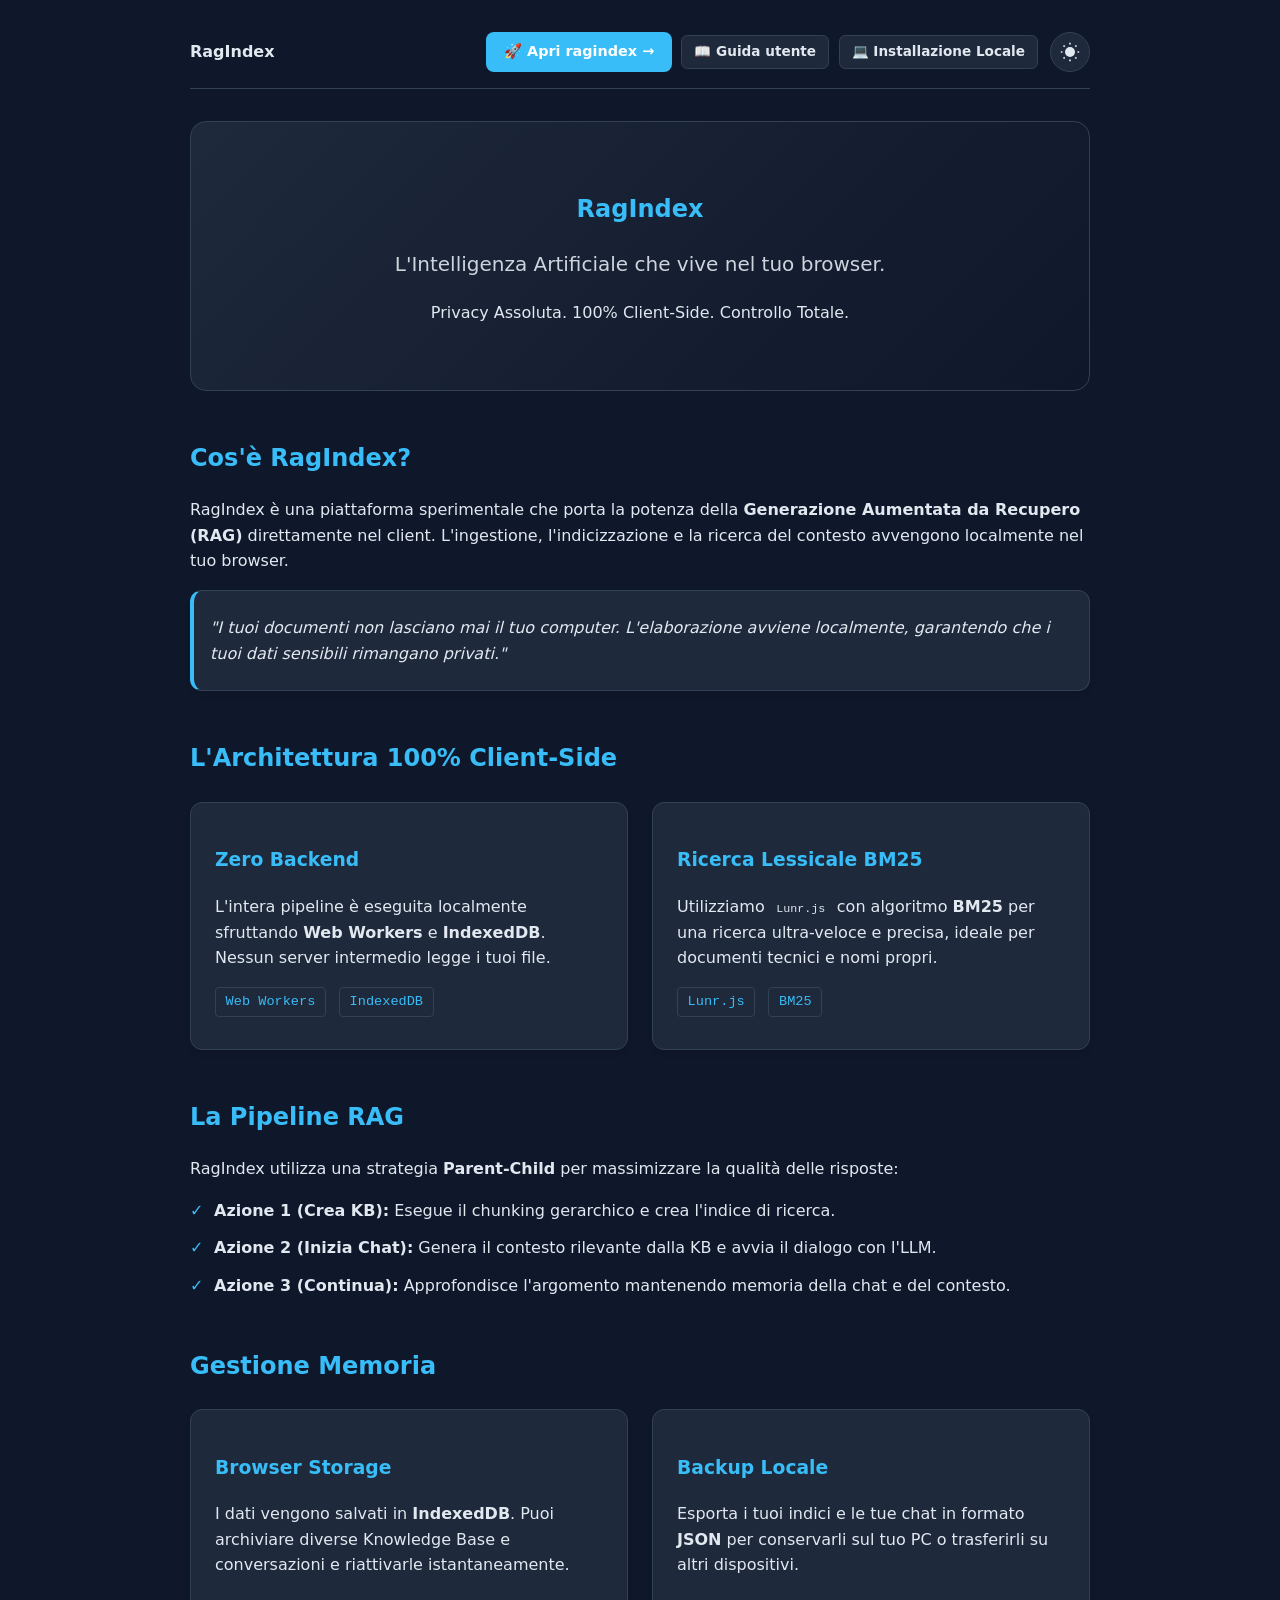
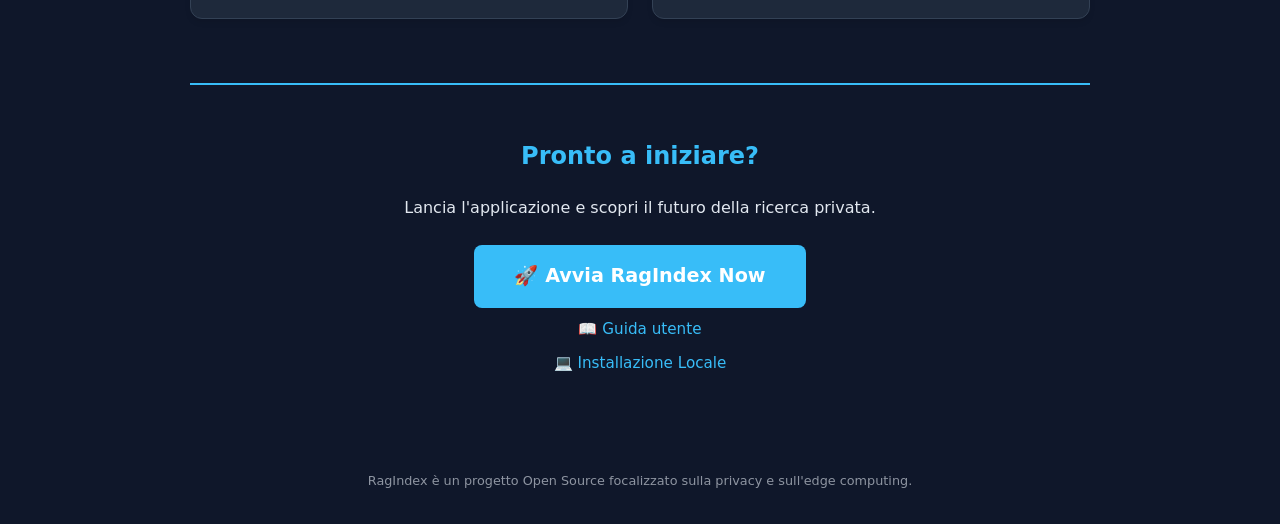
<file: index.html>
<!DOCTYPE html>
<html lang="it">

  <head>
    <meta charset="utf-8" />
    <meta http-equiv="refresh" content="0; url=static/ragindex.html" />
    <!-- <meta http-equiv="refresh" content="0; url=static/index.html" /> -->
    <meta name="viewport" content="width=device-width, initial-scale=1.0" />
    <title>ragindex</title>
    <script>window.location.replace("static/ragindex.html");</script>
    <!-- <script>window.location.replace("static/index.html");</script> -->
  </head>

  <body>
    <p><a href="static/ragindex.html">Apri ragindex</a></p>
    <!-- <p><a href="static/index.html">Apri ragindex</a></p> -->
  </body>

</html>
</file>
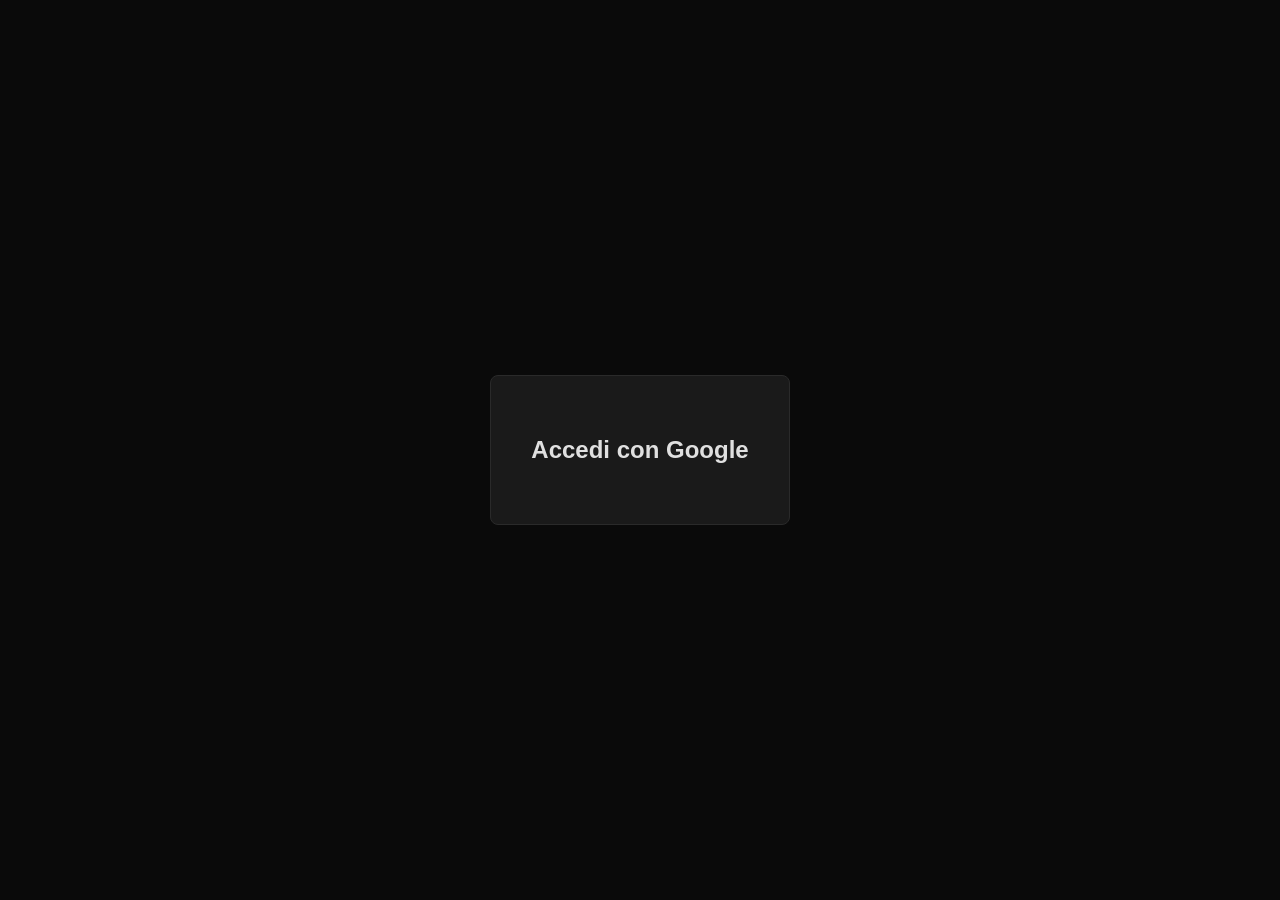
<file: static/index.html>
<!DOCTYPE html>
<html lang="it">

  <head>
    <meta charset="utf-8" />
    <meta name="viewport" content="width=device-width, initial-scale=1.0" />
    <meta name="description" content="Author:Giuseppe Materni" />
    <title>ragindex</title>
    <script type="module">
      import { DISABLE_LOGIN_ON_LOCAL, isLocalEnvironment } from './js/services/config.js';
      const needsLogin = !localStorage.getItem('user_web_id');
      const isLocalBypass = DISABLE_LOGIN_ON_LOCAL && isLocalEnvironment();

      if (needsLogin && !isLocalBypass) {
        window.location.replace('login.html');
      }
    </script>
    <link rel="icon" href="favicon.ico" type="image/x-icon">

    <link rel="stylesheet" href="css/style.min.css?v=1" />

    <!-- <link rel="stylesheet/less" href="less/style.less?v=2" /> -->
    <!-- <link rel="stylesheet/less" href="less/uadialog.less?v=2" /> -->
    <!-- <link rel="stylesheet/less" href="less/ualog3.less?v=2" /> -->
    <!-- <link rel="stylesheet/less" href="less/tooltip.less?v=2" /> -->
    <!-- <script src="less/less.js"></script> -->

    <script type="module" src="js/app.js"></script>
  </head>

  <body>

    <div id="spinner" class="spinner">
      <div class="spinner-content">
        <div class="pulse-icon"></div>
        <div class="stop-message">STOP</div>
      </div>
    </div>

    <div id="spinner-wait" class="spinner-wait">
      <div class="spinner-content">
        <div class="pulse-icon"></div>
        <div class="stop-message">STOP</div>
      </div>
    </div>

    <div class="menu-h">
      <input id="id-menu-btn" name="id-menu-btn" class="menu-btn" type="checkbox" />
      <label for="id-menu-btn" id="id-menu-icon-label" class="menu-icon">
        <span class="nav-icon"></span>
      </label>

      <div class="head-wrapper">
        <button id="btn-help" class="help" data-help="Istruzioni|Apre il manuale utente con architettura, guida operativa e specifiche dell'app.">HELP</button>
        <button id="btn-readme" class="readme" data-help="README|Apre il README tecnico del progetto in una nuova finestra.">README</button>
        <span id="app-version" class="app-version">v0.2.3</span>

        <button id="btn-upload" class="upload" data-help="Caricamento Documenti|Carica file PDF, TXT o DOCX dal tuo computer per la Knowledge Base.">
          <svg class="icon" viewBox="0 0 24 24">
            <path d="M20 15v2H4v-2H2v5h20v-5zM13 5V1h-2v4H7l5 5 5-5z" />
          </svg>
        </button>
        <span id="active-kb-display" class="active-kb-display"></span>
        <button id="btn-provider-settings" class="provider-settings" data-help="Configurazione LLM|Seleziona il provider AI e il modello specifico.">LLM</button>
        <span id="active-model-display" class="active-model-display"></span>
        <button class="log" id="id_log">Log</button>

      </div>

      <button id="btn-theme-toggle" class="btn-theme-toggle">
        <svg class="icon-sun" viewBox="0 0 24 24" fill="none" stroke="currentColor" stroke-width="2">
          <circle cx="12" cy="12" r="5" />
          <path d="M12 1v2M12 21v2M4.22 4.22l1.42 1.42M18.36 18.36l1.42 1.42M1 12h2M21 12h2M4.22 19.78l1.42-1.42M18.36 5.64l1.42-1.42" />
        </svg>
        <svg class="icon-moon" viewBox="0 0 24 24" fill="none" stroke="currentColor" stroke-width="2" style="display: none;">
          <path d="M21 12.79A9 9 0 1 1 11.21 3 7 7 0 0 0 21 12.79z" />
        </svg>
      </button>

      <div class="menu-box">
        <ul>
          <li><b>Knowledge Base</b></li>
          <li><a href="#" id="menu-create-kb" data-help="Crea Knowledge Base|Genera l'indice di ricerca dai documenti caricati. Necessario prima di avviare una conversazione.">Crea</a></li>
          <li><a href="#" id="menu-delete-kb" data-help="Cancella KB|Elimina la Knowledge Base attiva e i relativi indici di ricerca.">Cancella</a></li>
          <li><a href="#" id="menu-save-kb" data-help="Archivia KB|Salva la Knowledge Base corrente con un nome personalizzato per usi futuri.">Archivia</a></li>
          <li><a href="#" id="menu-elenco-kb" data-help="Gestisci KB|Elenca, attiva, esporta o elimina le Knowledge Base archiviate.">Gestisci</a></li>
          <li><a href="#" id="menu-restore-kb" data-help="Carica KB|Carica una Knowledge Base da un file di backup salvato in precedenza.">Carica</a></li>
          <li><a href="#" id="menu-processed-docs" data-help="Documenti Processati|Mostra l'elenco dei documenti usati nell'ultima costruzione della Knowledge Base, con indicazione di quali sono ancora presenti tra i caricati.">Documenti Processati</a></li>
          <li class="separator"></li>
          <li><b>Conversazione</b></li>
          <li><a href="#" id="menu-view-context" data-help="Visualizza Contesto|Mostra il contenuto estratto usato dall'AI per rispondere.">Visualizza Contesto</a></li>
          <li><a href="#" id="menu-view-convo" data-help="Visualizza Conversazione|Mostra l'intero storico della chat in formato testo.">Visualizza Conversazione</a></li>
          <li><a href="#" id="menu-clear-context" data-help="Cancella Contesto|Azzeramento totale: cancella il contesto, la prima domanda e l'intera conversazione. La chat torna come appena avviata.">Cancella Contesto</a></li>
          <li><a href="#" id="menu-clear-conversazione" data-help="Cancella Conversazione|Elimina solo i messaggi successivi alla prima domanda, mantenendo intatti il contesto e la domanda iniziale.">Cancella Conversazione</a></li>
          <li><a href="#" id="menu-save-convo" data-help="Archivia Conversazione|Salva la cronologia della chat corrente con un nome personalizzato.">Archivia</a></li>
          <li><a href="#" id="menu-elenco-convo" data-help="Gestisci Conversazioni|Elenca, attiva, esporta o elimina le conversazioni archiviate.">Gestisci</a></li>
          <li><a href="#" id="menu-restore-convo" data-help="Carica Conversazione|Carica una conversazione da un file di backup salvato in precedenza.">Carica</a></li>
          <li class="separator"></li>
          <li><b>Gestione Dati</b></li>
          <li><a href="#" id="menu-elenco-docs" data-help="Elenco Documenti|Mostra l'elenco dei documenti caricati nel sistema con opzioni di visualizzazione ed eliminazione.">Elenco Documenti</a></li>
          <li><a href="#" id="menu-elenco-dati" data-help="Riepilogo Dati|Mostra i dati in IndexedDB raggruppati per categoria: Knowledge Base attiva, Conversazione attiva, KB archiviate, Conversazioni archiviate, Configurazione.">Riepilogo Dati</a></li>
          <li class="separator"></li>
          <li><b>LLM</b></li>
          <li><a href="#" id="menu-test-llm" data-help="Test LLM|Esegue il test sugli LLM di un provider, utilizzando il prompt.">Test LLM</a></li>
          <li><a href="#" id="menu-reset-llm" data-help="Reset LLM|Azzera la selezione attiva e ripristina tutti i modelli disponibili dai file locali.">Reset LLM</a></li>
          <li><a href="#" id="menu-llm-update" data-help="Aggiorna LLM|Testa i modelli dei provider con chiave attiva e aggiorna l'albero di selezione LLM.">Aggiorna LLM</a></li>
          <li><a href="#" id="menu-provider-tree" data-help="Seleziona LLM|Apre l'elenco dei modelli scaricati con checkbox per aggiornare l'albero di scelta LLM.">Seleziona LLM</a></li>
          <li class="separator"></li>
          <li><b>API Key</b></li>
          <li><a href="#" id="menu-default-api-keys" data-help="API Keys Default|Ripristina le chiavi API predefinite, sovrascrivendo quelle attuali.">API Keys Default</a></li>
          <li><a href="#" id="menu-add-api-key" data-help="Gestione API Key|Aggiungi, attiva o elimina le tue chiavi API personali.">Gestisci API Key</a></li>
          <li class="separator"></li>
          <li><a href="#" id="menu-reset" class="delete menu-reset" data-help="Reset|Cancella TUTTI i dati: KB, conversazioni, documenti, chiavi API e configurazione. Due conferme richieste.">Reset</a></li>
          <li class="separator"></li>
          <li><a href="#" id="menu-logout" class="delete" data-help="Logout|Esci dall'applicazione e torna alla schermata di login.">Logout</a></li>
        </ul>
      </div>

    </div>

    <div class="container">
      <div class="item item1">
        <div class="output-wrapper">

          <div class="text-out" id="id-text-out" tabindex="0">
            <div class="div-text"></div>
          </div>
        </div>
      </div>

      <div class="item item2">
        <div class="input-wrapper">
          <textarea class="text-input" placeholder="Scrivi qui... " rows="2"></textarea>
        </div>
        <div class="input-context-actions">
          <button class="clear-input" data-help="Cancella Input">
            <svg class="icon" viewBox="0 0 24 24">
              <path d="M19,4H15.5L14.5,3H9.5L8.5,4H5V6H19V4M6,19A2,2 0 0,0 8,21H16A2,2 0 0,0 18,19V7H6V19Z" />
            </svg>
          </button>
          <button id="btn-copy-output" data-help="Copia Output|Copia il testo dell'output della chat negli appunti.">
            <svg class="icon" viewBox="0 0 24 24">
              <path d="M16 1H4c-1.1 0-2 .9-2 2v14h2V3h12V1zm3 4H8c-1.1 0-2 .9-2 2v14c0 1.1.9 2 2 2h11c1.1 0 2-.9 2-2V7c0-1.1-.9-2-2-2zm0 16H8V7h11v14z" />
            </svg>
          </button>
        </div>

        <div class="input-actions">
          <button id="btn-action3-continue-convo" data-help="Continua Dialogo|Invia la nuova domanda mantenendo la memoria della chat e del contesto.">
            <svg class="btn-icon-svg" viewBox="0 0 24 24">
              <path fill="currentColor" d="M8 5v14l11-7z" />
            </svg>
          </button>
          <button id="btn-action2-start-convo" data-help="Avvia Conversazione|Cerca il contesto nei documenti e interroga l'AI per la prima risposta.">
            <svg class="btn-icon-svg" viewBox="0 0 24 24">
              <path fill="currentColor" d="M8 5v14l11-7z" />
            </svg>
          </button>
        </div>
      </div>
    </div>
    <script src="js/services/vendor/compromise.js"></script>
    <script src="js/services/vendor/marked.min.js"></script>
    <script src="js/services/vendor/lunr.js"></script>
    <script src="js/services/vendor/lunr.stemmer.support.js"></script>
    <script src="js/services/vendor/lunr.it.js"></script>
  </body>

</html>
</file>
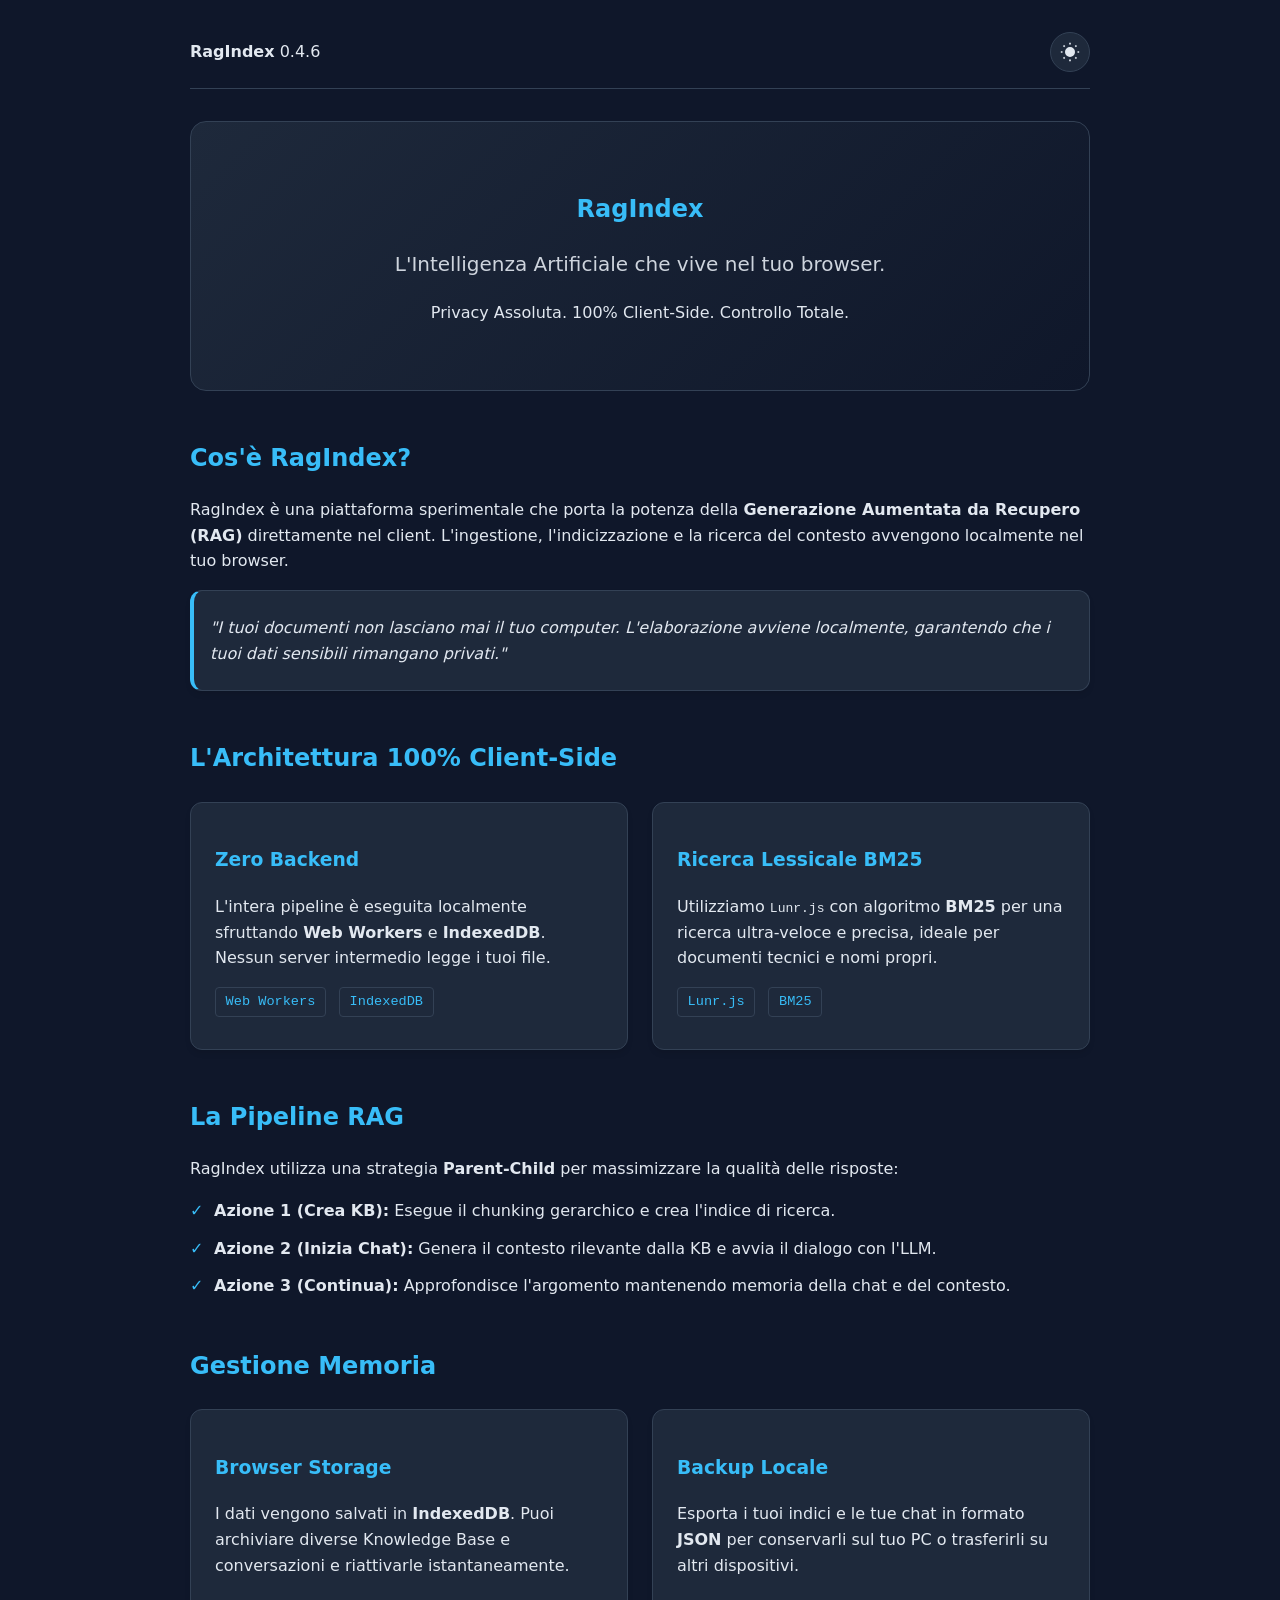
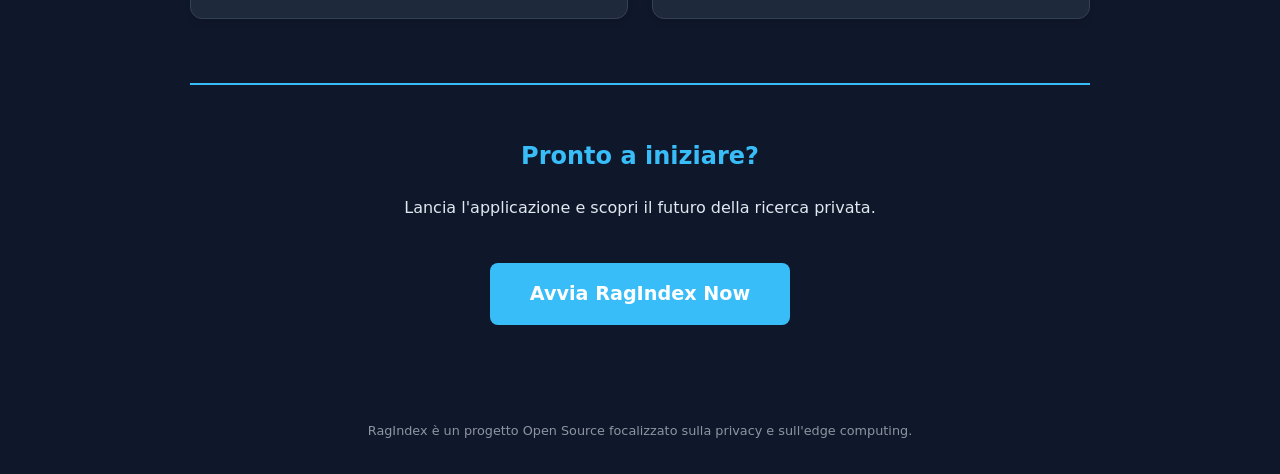
<file: ragindex.html>
<!DOCTYPE html>
<html lang="it">
<head>
    <meta charset="UTF-8">
    <meta name="viewport" content="width=device-width, initial-scale=1.0">
    <title>RagIndex - AI, Privacy e Ricerca Intelligente</title>
    <style>
        :root {
            --bg-color: #0f172a;
            --text-color: #e2e8f0;
            --accent-color: #38bdf8;
            --secondary-bg: #1e293b;
            --border-color: #334155;
            --card-bg: #1e293b;
            --link-color: #38bdf8;
        }

        [data-theme="light"] {
            --bg-color: #f8fafc;
            --text-color: #1e293b;
            --accent-color: #0284c7;
            --secondary-bg: #f1f5f9;
            --border-color: #e2e8f0;
            --card-bg: #ffffff;
            --link-color: #0284c7;
        }

        body {
            font-family: 'Segoe UI', system-ui, -apple-system, sans-serif;
            background-color: var(--bg-color);
            color: var(--text-color);
            line-height: 1.6;
            margin: 0;
            padding: 0;
            transition: background-color 0.3s, color 0.3s;
        }

        .container {
            max-width: 900px;
            margin: 0 auto;
            padding: 2rem;
        }

        header {
            display: flex;
            justify-content: space-between;
            align-items: center;
            border-bottom: 1px solid var(--border-color);
            padding-bottom: 1rem;
            margin-bottom: 2rem;
        }

        h1, h2, h3 {
            color: var(--accent-color);
        }

        .theme-toggle {
            background: var(--secondary-bg);
            border: 1px solid var(--border-color);
            color: var(--text-color);
            padding: 0.5rem;
            border-radius: 50%;
            cursor: pointer;
            width: 40px;
            height: 40px;
            display: flex;
            align-items: center;
            justify-content: center;
            transition: all 0.2s;
        }

        .theme-toggle:hover {
            background: var(--border-color);
        }

        .hero {
            text-align: center;
            padding: 3rem 0;
            background: linear-gradient(135deg, var(--secondary-bg) 0%, var(--bg-color) 100%);
            border-radius: 1rem;
            margin-bottom: 3rem;
            border: 1px solid var(--border-color);
        }

        .section {
            margin-bottom: 3rem;
        }

        .grid {
            display: grid;
            grid-template-columns: 1fr 1fr;
            gap: 1.5rem;
            margin-top: 1.5rem;
        }

        @media (max-width: 768px) {
            .grid {
                grid-template-columns: 1fr;
            }
        }

        .card {
            background: var(--card-bg);
            padding: 1.5rem;
            border-radius: 0.75rem;
            border: 1px solid var(--border-color);
            box-shadow: 0 4px 6px -1px rgba(0, 0, 0, 0.1);
        }

        .feature-list {
            list-style: none;
            padding: 0;
        }

        .feature-list li {
            margin-bottom: 0.75rem;
            padding-left: 1.5rem;
            position: relative;
        }

        .feature-list li::before {
            content: "✓";
            color: var(--accent-color);
            position: absolute;
            left: 0;
            font-weight: bold;
        }

        .tech-tag {
            display: inline-block;
            background: var(--secondary-bg);
            color: var(--accent-color);
            padding: 0.2rem 0.6rem;
            border-radius: 0.25rem;
            font-size: 0.85rem;
            font-family: monospace;
            margin-right: 0.5rem;
            margin-bottom: 0.5rem;
            border: 1px solid var(--border-color);
        }

        .launch-box {
            text-align: center;
            margin-top: 4rem;
            padding: 2rem;
            border-top: 2px solid var(--accent-color);
        }

        .btn-launch {
            display: inline-block;
            background-color: var(--accent-color);
            color: white !important;
            padding: 1rem 2.5rem;
            border-radius: 0.5rem;
            text-decoration: none;
            font-weight: bold;
            font-size: 1.2rem;
            transition: transform 0.2s, box-shadow 0.2s;
        }

        .btn-launch:hover {
            transform: translateY(-2px);
            box-shadow: 0 10px 15px -3px rgba(0, 0, 0, 0.2);
        }

        .highlight {
            border-left: 4px solid var(--accent-color);
            padding-left: 1rem;
            font-style: italic;
        }

        .icon {
            width: 20px;
            height: 20px;
            fill: currentColor;
        }
    </style>
</head>
<body data-theme="dark">
    <div class="container">
        <header>
            <div class="logo"><strong>RagIndex</strong> 0.4.6</div>
            <button class="theme-toggle" id="theme-btn" title="Cambia Tema">
                <svg class="icon icon-sun" viewBox="0 0 24 24" fill="none" stroke="currentColor" stroke-width="2">
                    <circle cx="12" cy="12" r="5" />
                    <path d="M12 1v2M12 21v2M4.22 4.22l1.42 1.42M18.36 18.36l1.42 1.42M1 12h2M21 12h2M4.22 19.78l1.42-1.42M18.36 5.64l1.42-1.42" />
                </svg>
                <svg class="icon icon-moon" viewBox="0 0 24 24" fill="none" stroke="currentColor" stroke-width="2" style="display: none;">
                    <path d="M21 12.79A9 9 0 1 1 11.21 3 7 7 0 0 0 21 12.79z" />
                </svg>
            </button>
        </header>

        <section class="hero">
            <h1>RagIndex</h1>
            <p style="font-size: 1.25rem; opacity: 0.9;">L'Intelligenza Artificiale che vive nel tuo browser.</p>
            <p>Privacy Assoluta. 100% Client-Side. Controllo Totale.</p>
        </section>

        <div class="section">
            <h2>Cos'è RagIndex?</h2>
            <p>
                RagIndex è una piattaforma sperimentale che porta la potenza della <strong>Generazione Aumentata da Recupero (RAG)</strong> 
                direttamente nel client. L'ingestione, l'indicizzazione e la ricerca del contesto avvengono localmente nel tuo browser.
            </p>
            <div class="card highlight">
                "I tuoi documenti non lasciano mai il tuo computer. L'elaborazione avviene localmente, garantendo che i tuoi dati sensibili rimangano privati."
            </div>
        </div>

        <div class="section">
            <h2>L'Architettura 100% Client-Side</h2>
            <div class="grid">
                <div class="card">
                    <h3>Zero Backend</h3>
                    <p>L'intera pipeline è eseguita localmente sfruttando <strong>Web Workers</strong> e <strong>IndexedDB</strong>. Nessun server intermedio legge i tuoi file.</p>
                    <span class="tech-tag">Web Workers</span> <span class="tech-tag">IndexedDB</span>
                </div>
                <div class="card">
                    <h3>Ricerca Lessicale BM25</h3>
                    <p>Utilizziamo <code>Lunr.js</code> con algoritmo <strong>BM25</strong> per una ricerca ultra-veloce e precisa, ideale per documenti tecnici e nomi propri.</p>
                    <span class="tech-tag">Lunr.js</span> <span class="tech-tag">BM25</span>
                </div>
            </div>
        </div>

        <div class="section">
            <h2>La Pipeline RAG</h2>
            <p>RagIndex utilizza una strategia <strong>Parent-Child</strong> per massimizzare la qualità delle risposte:</p>
            <ul class="feature-list">
                <li><strong>Azione 1 (Crea KB):</strong> Esegue il chunking gerarchico e crea l'indice di ricerca.</li>
                <li><strong>Azione 2 (Inizia Chat):</strong> Genera il contesto rilevante dalla KB e avvia il dialogo con l'LLM.</li>
                <li><strong>Azione 3 (Continua):</strong> Approfondisce l'argomento mantenendo memoria della chat e del contesto.</li>
            </ul>
        </div>

        <div class="section">
            <h2>Gestione Memoria</h2>
            <div class="grid">
                <div class="card">
                    <h3>Browser Storage</h3>
                    <p>I dati vengono salvati in <strong>IndexedDB</strong>. Puoi archiviare diverse Knowledge Base e conversazioni e riattivarle istantaneamente.</p>
                </div>
                <div class="card">
                    <h3>Backup Locale</h3>
                    <p>Esporta i tuoi indici e le tue chat in formato <strong>JSON</strong> per conservarli sul tuo PC o trasferirli su altri dispositivi.</p>
                </div>
            </div>
        </div>

        <div class="launch-box">
            <h2>Pronto a iniziare?</h2>
            <p>Lancia l'applicazione e scopri il futuro della ricerca privata.</p>
            <br>
            <a href="index.html" class="btn-launch">Avvia RagIndex Now</a>
        </div>

        <footer style="margin-top: 4rem; text-align: center; font-size: 0.8rem; opacity: 0.6;">
            RagIndex è un progetto Open Source focalizzato sulla privacy e sull'edge computing.
        </footer>
    </div>

    <script>
        const themeBtn = document.getElementById('theme-btn');
        const body = document.body;
        const sunIcon = themeBtn.querySelector('.icon-sun');
        const moonIcon = themeBtn.querySelector('.icon-moon');

        themeBtn.addEventListener('click', () => {
            const currentTheme = body.getAttribute('data-theme');
            const newTheme = currentTheme === 'dark' ? 'light' : 'dark';
            
            body.setAttribute('data-theme', newTheme);
            sunIcon.style.display = newTheme === 'light' ? 'none' : 'block';
            moonIcon.style.display = newTheme === 'light' ? 'block' : 'none';
        });
    </script>
</body>
</html>
</file>
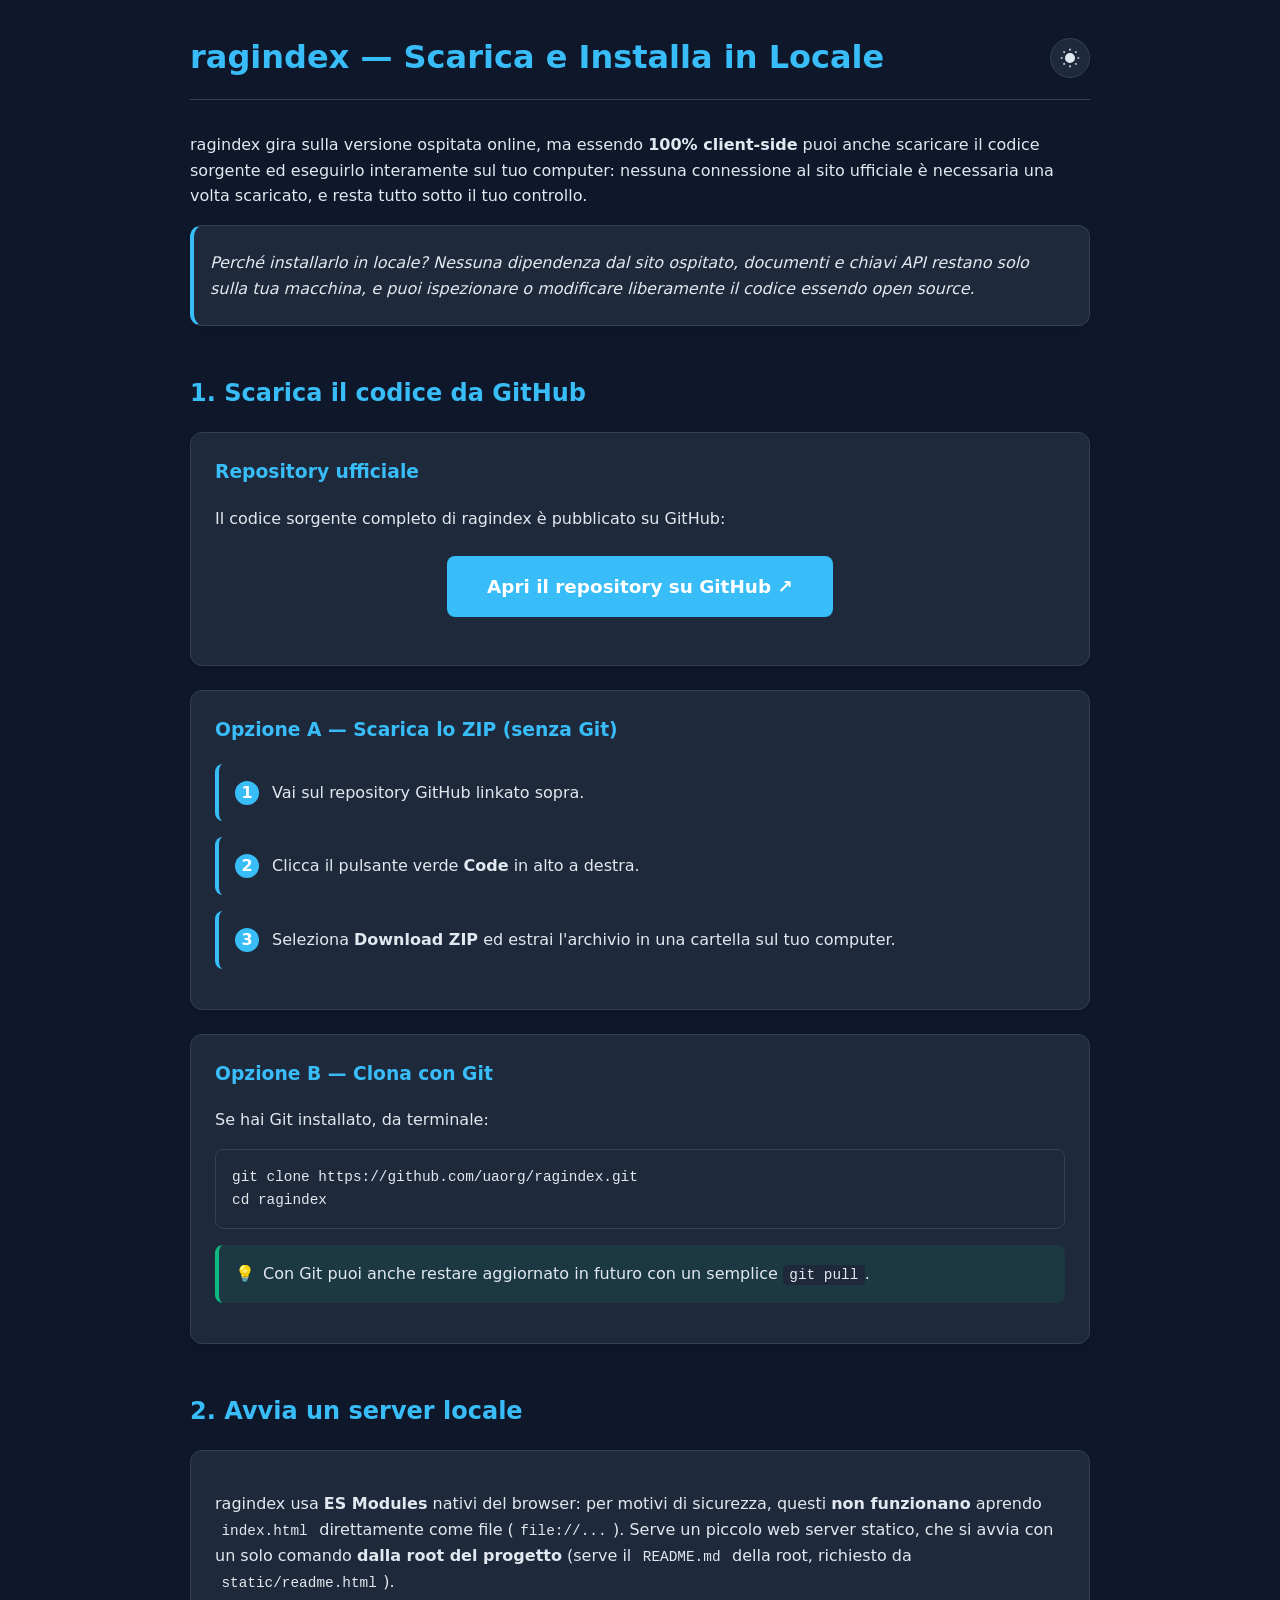
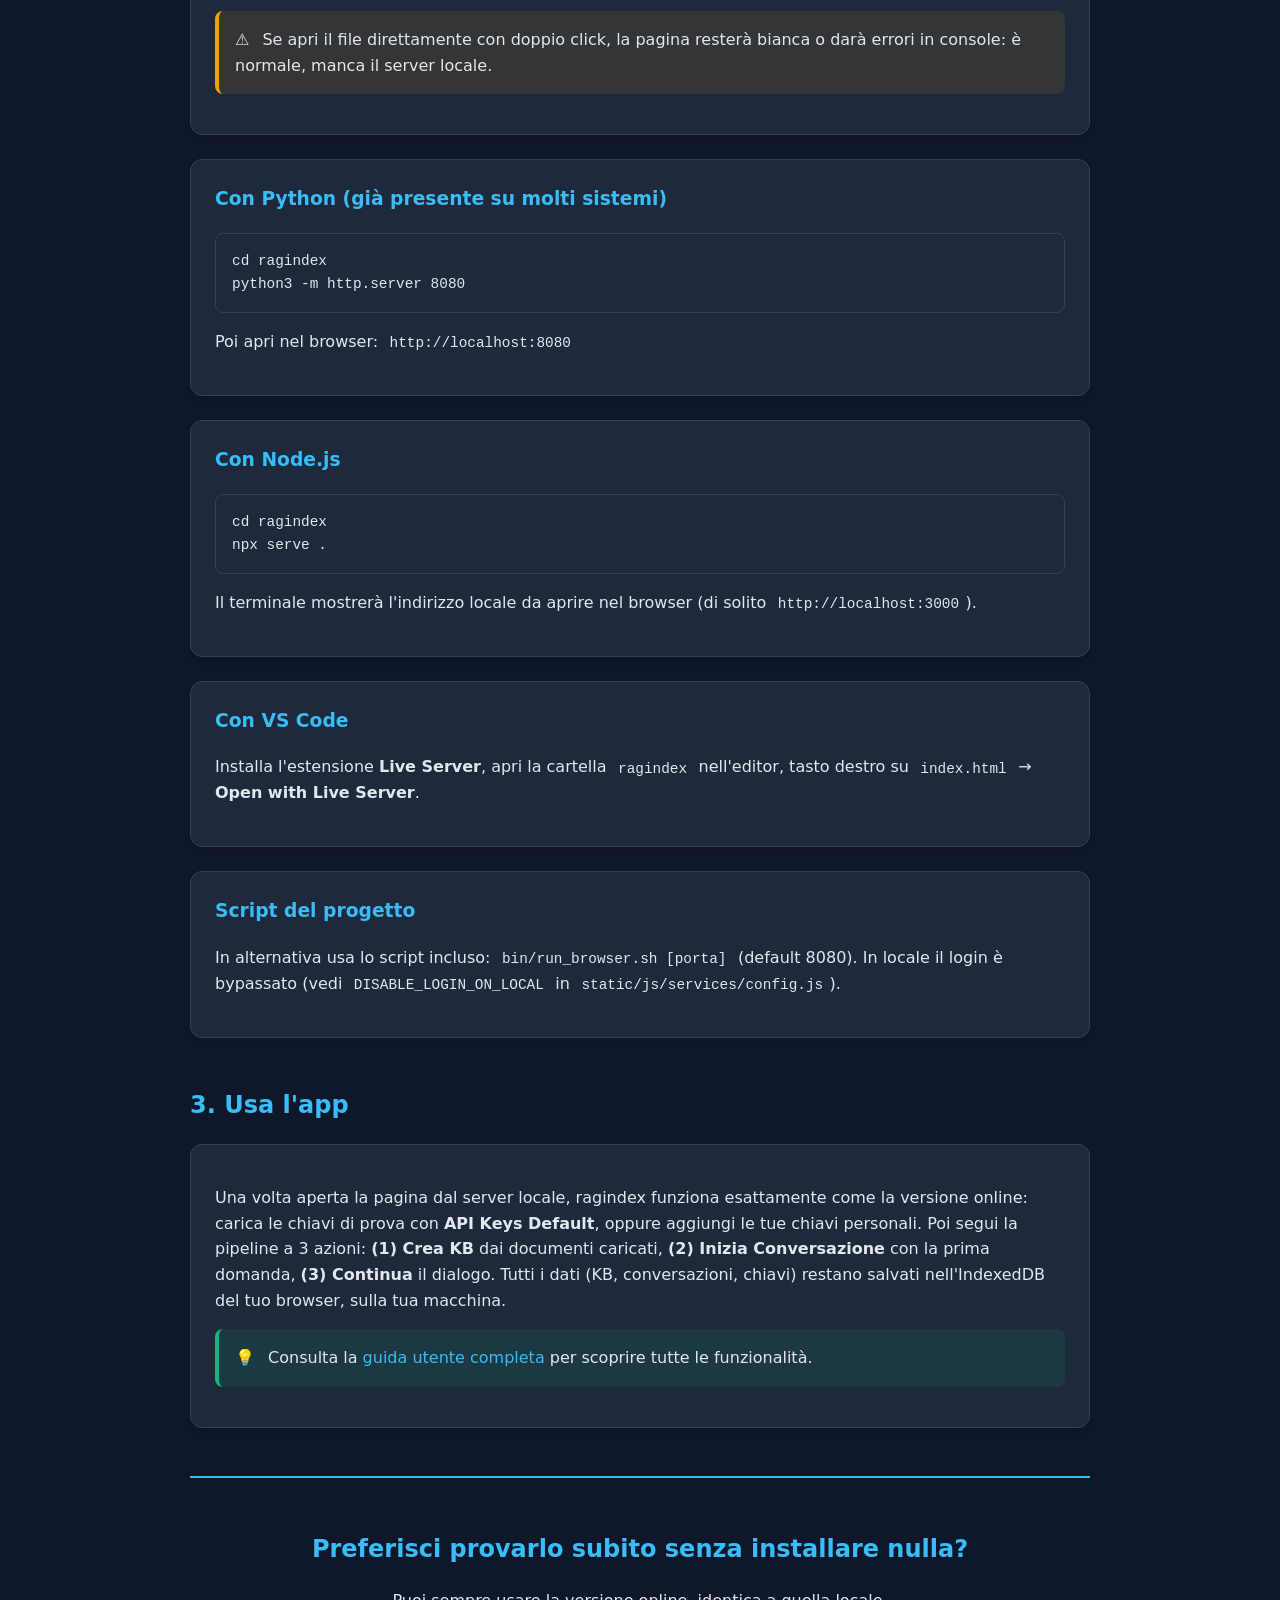
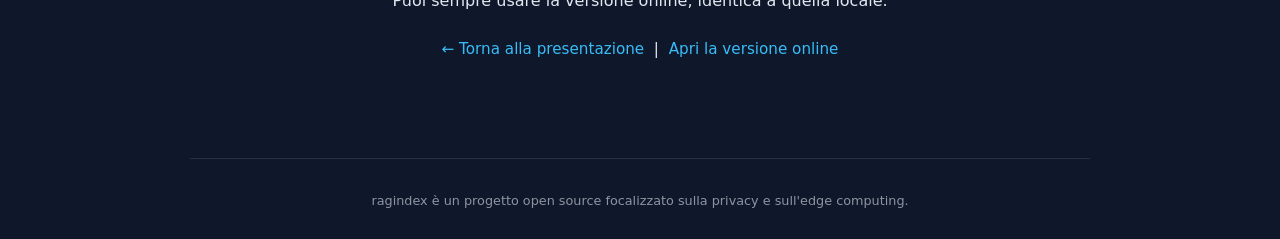
<file: static/installazione.html>
<!DOCTYPE html>
<html lang="it">
<head>
    <meta charset="UTF-8">
    <meta name="viewport" content="width=device-width, initial-scale=1.0">
    <link rel="icon" href="favicon.ico">
    <title>ragindex - Scarica e Installa in Locale</title>
    <meta name="description" content="Come scaricare ragindex da GitHub e usarlo in locale sul tuo computer, senza dipendere da nessun sito esterno.">
    <meta property="og:type" content="website">
    <meta property="og:title" content="ragindex - Scarica e Installa in Locale">
    <meta property="og:description" content="Guida rapida per scaricare ragindex da GitHub ed eseguirlo in locale sul tuo computer.">
    <style>
        :root {
            --bg-color: #0f172a;
            --text-color: #e2e8f0;
            --accent-color: #38bdf8;
            --secondary-bg: #1e293b;
            --border-color: #334155;
            --card-bg: #1e293b;
            --link-color: #38bdf8;
            --success-color: #10b981;
            --warning-color: #f59e0b;
        }

        [data-theme="light"] {
            --bg-color: #f8fafc;
            --text-color: #1e293b;
            --accent-color: #0284c7;
            --secondary-bg: #f1f5f9;
            --border-color: #e2e8f0;
            --card-bg: #ffffff;
            --link-color: #0284c7;
            --success-color: #059669;
            --warning-color: #d97706;
        }

        body {
            font-family: 'Segoe UI', system-ui, -apple-system, sans-serif;
            background-color: var(--bg-color);
            color: var(--text-color);
            line-height: 1.6;
            margin: 0;
            padding: 0;
            transition: background-color 0.3s, color 0.3s;
        }

        .container {
            max-width: 900px;
            margin: 0 auto;
            padding: 2rem;
        }

        header {
            display: flex;
            justify-content: space-between;
            align-items: center;
            border-bottom: 1px solid var(--border-color);
            padding-bottom: 1rem;
            margin-bottom: 2rem;
            flex-wrap: wrap;
            gap: 1rem;
        }

        .header-actions {
            display: flex;
            align-items: center;
            gap: 0.75rem;
        }

        h1, h2, h3 {
            color: var(--accent-color);
        }

        h1 { margin: 0; }

        code {
            background: var(--secondary-bg);
            padding: 0.1rem 0.4rem;
            border-radius: 0.25rem;
            font-size: 0.9em;
            font-family: 'Consolas', 'Monaco', monospace;
        }

        pre {
            background: var(--secondary-bg);
            border: 1px solid var(--border-color);
            border-radius: 0.5rem;
            padding: 1rem;
            overflow-x: auto;
        }

        pre code {
            background: none;
            padding: 0;
        }

        .theme-toggle {
            background: var(--secondary-bg);
            border: 1px solid var(--border-color);
            color: var(--text-color);
            padding: 0.5rem;
            border-radius: 50%;
            cursor: pointer;
            width: 40px;
            height: 40px;
            display: flex;
            align-items: center;
            justify-content: center;
            transition: all 0.2s;
        }

        .theme-toggle:hover {
            background: var(--border-color);
        }

        .icon {
            width: 20px;
            height: 20px;
            fill: currentColor;
        }

        .section {
            margin-bottom: 3rem;
        }

        .card {
            background: var(--card-bg);
            padding: 1.5rem;
            border-radius: 0.75rem;
            border: 1px solid var(--border-color);
            box-shadow: 0 4px 6px -1px rgba(0, 0, 0, 0.1);
            margin-bottom: 1.5rem;
        }

        .card h3 {
            margin-top: 0;
        }

        .highlight {
            border-left: 4px solid var(--accent-color);
            padding-left: 1rem;
            font-style: italic;
            margin: 1rem 0;
        }

        .warning {
            background: rgba(245, 158, 11, 0.1);
            border-left: 4px solid var(--warning-color);
            padding: 1rem;
            border-radius: 0.5rem;
            margin: 1rem 0;
        }
        .warning::before { content: "⚠️"; margin-right: 0.5rem; }

        .tip {
            background: rgba(16, 185, 129, 0.1);
            border-left: 4px solid var(--success-color);
            padding: 1rem;
            border-radius: 0.5rem;
            margin: 1rem 0;
        }
        .tip::before { content: "💡"; margin-right: 0.5rem; }

        .step {
            background: var(--secondary-bg);
            padding: 1rem;
            border-radius: 0.5rem;
            margin: 1rem 0;
            border-left: 4px solid var(--accent-color);
        }

        .step-number {
            display: inline-block;
            background: var(--accent-color);
            color: white;
            width: 24px;
            height: 24px;
            border-radius: 50%;
            text-align: center;
            line-height: 24px;
            font-weight: bold;
            margin-right: 0.5rem;
        }

        .btn-repo {
            display: inline-block;
            background-color: var(--accent-color);
            color: white !important;
            padding: 1rem 2.5rem;
            border-radius: 0.5rem;
            text-decoration: none;
            font-weight: bold;
            font-size: 1.15rem;
            transition: transform 0.2s, box-shadow 0.2s;
        }

        .btn-repo:hover {
            transform: translateY(-2px);
            box-shadow: 0 10px 15px -3px rgba(0, 0, 0, 0.2);
        }

        .launch-box {
            text-align: center;
            margin-top: 3rem;
            padding: 2rem;
            border-top: 2px solid var(--accent-color);
        }

        a { color: var(--link-color); text-decoration: none; }
        a:hover { text-decoration: underline; }

        .back-links {
            margin-top: 1.5rem;
            font-size: 0.95rem;
        }

        footer {
            margin-top: 4rem;
            text-align: center;
            font-size: 0.8rem;
            opacity: 0.6;
            padding-top: 2rem;
            border-top: 1px solid var(--border-color);
        }

        @media (max-width: 600px) {
            header {
                flex-direction: column;
                align-items: flex-start;
            }
        }
    </style>
</head>
<body data-theme="dark">
    <div class="container">
        <header>
            <h1>ragindex — Scarica e Installa in Locale</h1>
            <div class="header-actions">
                <button class="theme-toggle" id="theme-btn" title="Cambia Tema">
                    <svg class="icon icon-sun" viewBox="0 0 24 24" fill="none" stroke="currentColor" stroke-width="2">
                        <circle cx="12" cy="12" r="5" />
                        <path d="M12 1v2M12 21v2M4.22 4.22l1.42 1.42M18.36 18.36l1.42 1.42M1 12h2M21 12h2M4.22 19.78l1.42-1.42M18.36 5.64l1.42-1.42" />
                    </svg>
                    <svg class="icon icon-moon" viewBox="0 0 24 24" fill="none" stroke="currentColor" stroke-width="2" style="display: none;">
                        <path d="M21 12.79A9 9 0 1 1 11.21 3 7 7 0 0 0 21 12.79z" />
                    </svg>
                </button>
            </div>
        </header>

        <section class="section">
            <p>
                ragindex gira sulla versione ospitata online, ma essendo <strong>100% client-side</strong>
                puoi anche scaricare il codice sorgente ed eseguirlo interamente sul tuo computer: nessuna
                connessione al sito ufficiale è necessaria una volta scaricato, e resta tutto sotto il tuo controllo.
            </p>
            <div class="card highlight">
                Perché installarlo in locale? Nessuna dipendenza dal sito ospitato, documenti e chiavi API restano solo
                sulla tua macchina, e puoi ispezionare o modificare liberamente il codice essendo open source.
            </div>
        </section>

        <section class="section">
            <h2>1. Scarica il codice da GitHub</h2>

            <div class="card">
                <h3>Repository ufficiale</h3>
                <p>Il codice sorgente completo di ragindex è pubblicato su GitHub:</p>
                <p style="text-align: center; margin: 1.5rem 0;">
                    <a href="https://github.com/uaorg/ragindex" class="btn-repo" target="_blank" rel="noopener">
                        Apri il repository su GitHub ↗
                    </a>
                </p>
            </div>

            <div class="card">
                <h3>Opzione A — Scarica lo ZIP (senza Git)</h3>
                <div class="step">
                    <span class="step-number">1</span> Vai sul repository GitHub linkato sopra.
                </div>
                <div class="step">
                    <span class="step-number">2</span> Clicca il pulsante verde <strong>Code</strong> in alto a destra.
                </div>
                <div class="step">
                    <span class="step-number">3</span> Seleziona <strong>Download ZIP</strong> ed estrai l'archivio in una cartella sul tuo computer.
                </div>
            </div>

            <div class="card">
                <h3>Opzione B — Clona con Git</h3>
                <p>Se hai Git installato, da terminale:</p>
                <pre><code>git clone https://github.com/uaorg/ragindex.git
cd ragindex</code></pre>
                <div class="tip">Con Git puoi anche restare aggiornato in futuro con un semplice <code>git pull</code>.</div>
            </div>
        </section>

        <section class="section">
            <h2>2. Avvia un server locale</h2>
            <div class="card">
                <p>
                    ragindex usa <strong>ES Modules</strong> nativi del browser: per motivi di sicurezza, questi
                    <strong>non funzionano</strong> aprendo <code>index.html</code> direttamente come file
                    (<code>file://...</code>). Serve un piccolo web server statico, che si avvia con un solo comando
                    <strong>dalla root del progetto</strong> (serve il <code>README.md</code> della root, richiesto da <code>static/readme.html</code>).
                </p>
                <div class="warning">
                    Se apri il file direttamente con doppio click, la pagina resterà bianca o darà errori in console: è normale, manca il server locale.
                </div>
            </div>

            <div class="card">
                <h3>Con Python (già presente su molti sistemi)</h3>
                <pre><code>cd ragindex
python3 -m http.server 8080</code></pre>
                <p>Poi apri nel browser: <code>http://localhost:8080</code></p>
            </div>

            <div class="card">
                <h3>Con Node.js</h3>
                <pre><code>cd ragindex
npx serve .</code></pre>
                <p>Il terminale mostrerà l'indirizzo locale da aprire nel browser (di solito <code>http://localhost:3000</code>).</p>
            </div>

            <div class="card">
                <h3>Con VS Code</h3>
                <p>
                    Installa l'estensione <strong>Live Server</strong>, apri la cartella <code>ragindex</code> nell'editor,
                    tasto destro su <code>index.html</code> → <strong>Open with Live Server</strong>.
                </p>
            </div>

            <div class="card">
                <h3>Script del progetto</h3>
                <p>
                    In alternativa usa lo script incluso: <code>bin/run_browser.sh [porta]</code>
                    (default 8080). In locale il login è bypassato
                    (vedi <code>DISABLE_LOGIN_ON_LOCAL</code> in <code>static/js/services/config.js</code>).
                </p>
            </div>
        </section>

        <section class="section">
            <h2>3. Usa l'app</h2>
            <div class="card">
                <p>
                    Una volta aperta la pagina dal server locale, ragindex funziona esattamente come la versione
                    online: carica le chiavi di prova con <strong>API Keys Default</strong>, oppure aggiungi le tue
                    chiavi personali. Poi segui la pipeline a 3 azioni:
                    <strong>(1) Crea KB</strong> dai documenti caricati,
                    <strong>(2) Inizia Conversazione</strong> con la prima domanda,
                    <strong>(3) Continua</strong> il dialogo.
                    Tutti i dati (KB, conversazioni, chiavi) restano salvati nell'IndexedDB del tuo browser, sulla tua macchina.
                </p>
                <div class="tip">
                    Consulta la <a href="readme.html">guida utente completa</a> per scoprire tutte le funzionalità.
                </div>
            </div>
        </section>

        <div class="launch-box">
            <h2>Preferisci provarlo subito senza installare nulla?</h2>
            <p>Puoi sempre usare la versione online, identica a quella locale.</p>
            <div class="back-links">
                <a href="ragindex.html">← Torna alla presentazione</a> &nbsp;|&nbsp;
                <a href="index.html">Apri la versione online</a>
            </div>
        </div>

        <footer>
            ragindex è un progetto open source focalizzato sulla privacy e sull'edge computing.
        </footer>
    </div>

    <script>
        const themeBtn = document.getElementById('theme-btn');
        const body = document.body;
        const sunIcon = themeBtn.querySelector('.icon-sun');
        const moonIcon = themeBtn.querySelector('.icon-moon');

        const savedTheme = localStorage.getItem('ragindex-theme') || 'dark';
        body.setAttribute('data-theme', savedTheme);
        sunIcon.style.display = savedTheme === 'light' ? 'none' : 'block';
        moonIcon.style.display = savedTheme === 'light' ? 'block' : 'none';

        themeBtn.addEventListener('click', () => {
            const currentTheme = body.getAttribute('data-theme');
            const newTheme = currentTheme === 'dark' ? 'light' : 'dark';

            body.setAttribute('data-theme', newTheme);
            localStorage.setItem('ragindex-theme', newTheme);
            sunIcon.style.display = newTheme === 'light' ? 'none' : 'block';
            moonIcon.style.display = newTheme === 'light' ? 'block' : 'none';
        });
    </script>
</body>
</html>
</file>
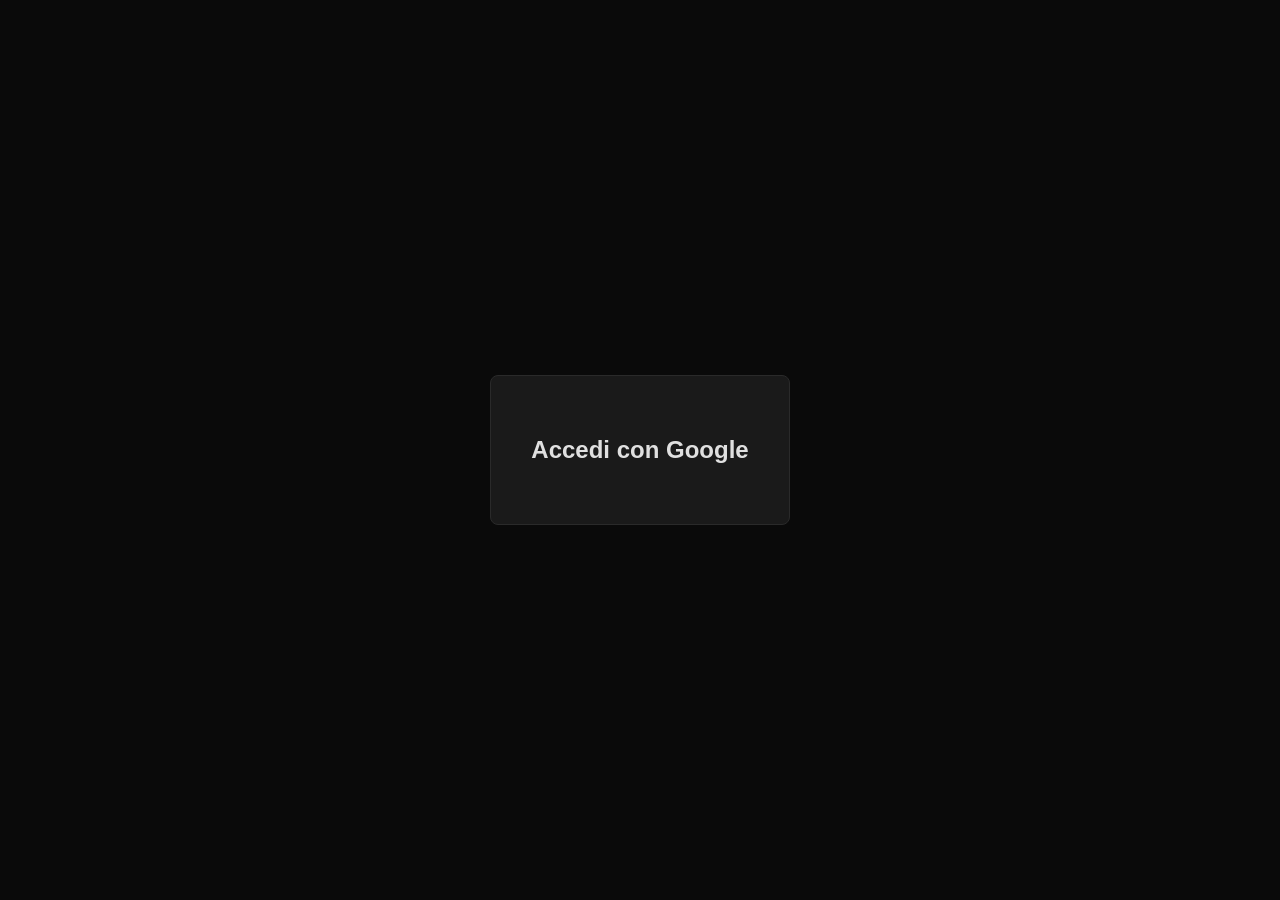
<file: static/login.html>
<!DOCTYPE html>
<html lang="it">

    <head>
        <meta charset="UTF-8">
        <title>Login</title>
        <style>
            body {
                background: #0a0a0a;
                color: #e0e0e0;
                font-family: sans-serif;
                display: flex;
                justify-content: center;
                align-items: center;
                height: 100vh;
                margin: 0;
            }

            .card {
                background: #1a1a1a;
                padding: 40px;
                border-radius: 8px;
                border: 1px solid #2a2a2a;
                text-align: center;
            }
        </style>
    </head>

    <body>
        <div class="card">
            <h2>Accedi con Google</h2>
            <div id="g_signin"></div>
        </div>

        <script src="https://accounts.google.com/gsi/client" async defer></script>
        <script>
            const CLIENT_ID = '387282319504-snlehr8cirvenc82hrpso9pipf3f3qds.apps.googleusercontent.com';

            // Utilizzo di una moderna arrow function per gestire la risposta
            const handleGoogleResponse = (r) => {
                const payload = r.credential.split('.')[1];
                const decoded = JSON.parse(atob(payload.replace(/-/g, '+').replace(/_/g, '/')));
                localStorage.setItem('user_web_id', decoded.email);
                window.location.replace('index.html');
            };

            window.onload = () => {
                google.accounts.id.initialize({ client_id: CLIENT_ID, callback: handleGoogleResponse });
                google.accounts.id.renderButton(document.getElementById("g_signin"), { theme: "filled_blue", size: "large" });
            };
        </script>
    </body>

</html>
</file>
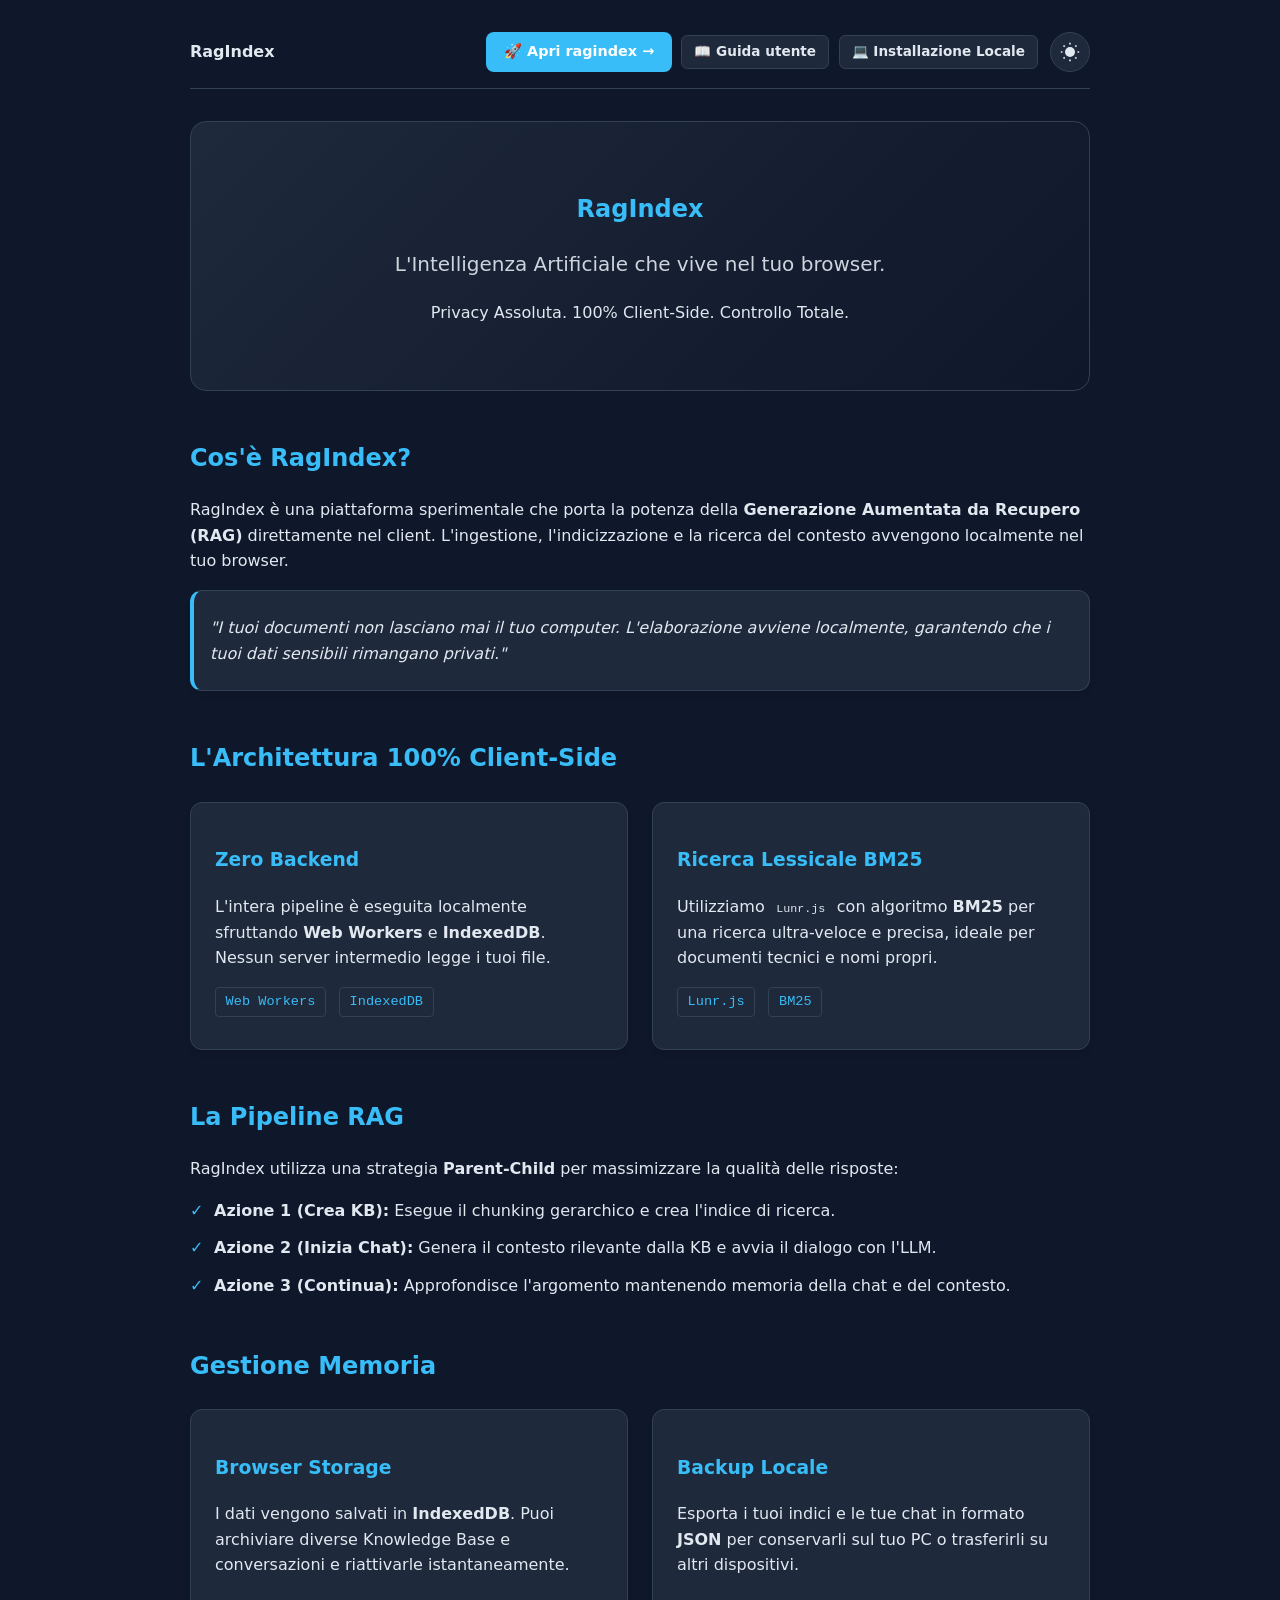
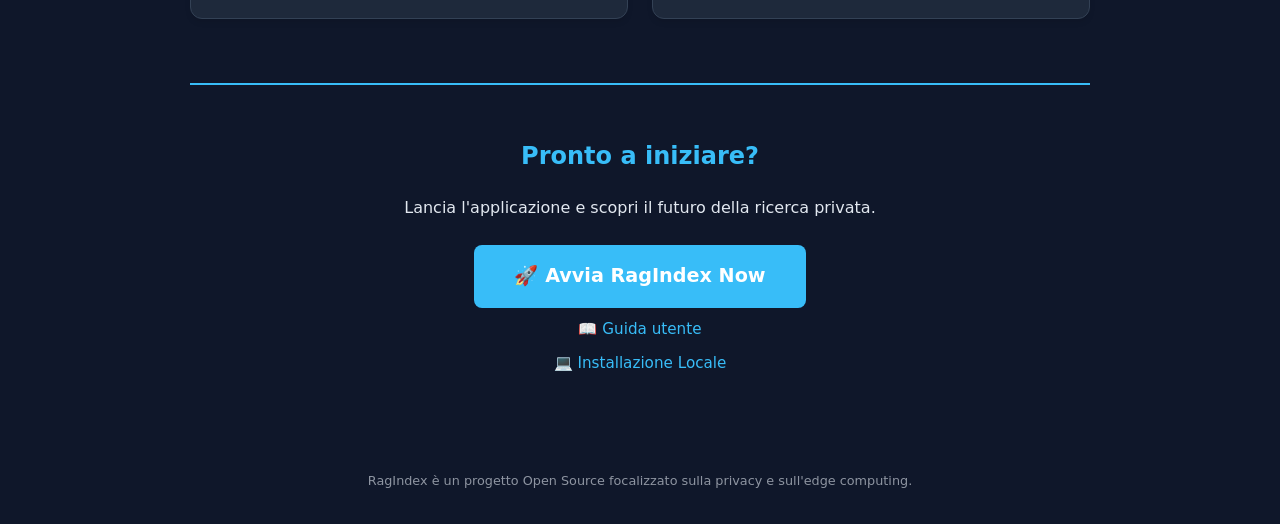
<file: static/ragindex.html>
<!DOCTYPE html>
<html lang="it">
<head>
    <meta charset="UTF-8">
    <meta name="viewport" content="width=device-width, initial-scale=1.0">
    <link rel="icon" href="favicon.ico">
    <title>RagIndex - AI, Privacy e Ricerca Intelligente</title>
    <meta name="description" content="RagIndex: RAG 100% client-side nel tuo browser. Documenti, indice BM25 e LLM senza server, con privacy assoluta.">
    <meta property="og:type" content="website">
    <meta property="og:title" content="RagIndex - AI, Privacy e Ricerca Intelligente">
    <meta property="og:description" content="L'Intelligenza Artificiale che vive nel tuo browser: privacy assoluta, 100% client-side, controllo totale.">
    <meta name="twitter:card" content="summary">
    <meta name="twitter:title" content="RagIndex - AI, Privacy e Ricerca Intelligente">
    <meta name="twitter:description" content="RAG direttamente nel client: ingestione, indicizzazione e ricerca del contesto nel tuo browser.">
    <style>
        :root {
            --bg-color: #0f172a;
            --text-color: #e2e8f0;
            --accent-color: #38bdf8;
            --secondary-bg: #1e293b;
            --border-color: #334155;
            --card-bg: #1e293b;
            --link-color: #38bdf8;
        }

        [data-theme="light"] {
            --bg-color: #f8fafc;
            --text-color: #1e293b;
            --accent-color: #0284c7;
            --secondary-bg: #f1f5f9;
            --border-color: #e2e8f0;
            --card-bg: #ffffff;
            --link-color: #0284c7;
        }

        body {
            font-family: 'Segoe UI', system-ui, -apple-system, sans-serif;
            background-color: var(--bg-color);
            color: var(--text-color);
            line-height: 1.6;
            margin: 0;
            padding: 0;
            transition: background-color 0.3s, color 0.3s;
        }

        .container {
            max-width: 900px;
            margin: 0 auto;
            padding: 2rem;
        }

        header {
            display: flex;
            justify-content: space-between;
            align-items: center;
            border-bottom: 1px solid var(--border-color);
            padding-bottom: 1rem;
            margin-bottom: 2rem;
            flex-wrap: wrap;
            gap: 1rem;
        }

        h1, h2, h3 {
            color: var(--accent-color);
        }

        code {
            background: var(--secondary-bg);
            padding: 0.1rem 0.4rem;
            border-radius: 0.25rem;
            font-size: 0.9em;
        }

        .logo {
            font-size: 1rem;
        }

        .theme-toggle {
            background: var(--secondary-bg);
            border: 1px solid var(--border-color);
            color: var(--text-color);
            padding: 0.5rem;
            border-radius: 50%;
            cursor: pointer;
            width: 40px;
            height: 40px;
            display: flex;
            align-items: center;
            justify-content: center;
            transition: all 0.2s;
        }

        .theme-toggle:hover {
            background: var(--border-color);
        }

        .hero {
            text-align: center;
            padding: 3rem 0;
            background: linear-gradient(135deg, var(--secondary-bg) 0%, var(--bg-color) 100%);
            border-radius: 1rem;
            margin-bottom: 3rem;
            border: 1px solid var(--border-color);
        }

        .section {
            margin-bottom: 3rem;
        }

        .grid {
            display: grid;
            grid-template-columns: 1fr 1fr;
            gap: 1.5rem;
            margin-top: 1.5rem;
        }

        @media (max-width: 768px) {
            .grid {
                grid-template-columns: 1fr;
            }
        }

        .card {
            background: var(--card-bg);
            padding: 1.5rem;
            border-radius: 0.75rem;
            border: 1px solid var(--border-color);
            box-shadow: 0 4px 6px -1px rgba(0, 0, 0, 0.1);
        }

        .feature-list {
            list-style: none;
            padding: 0;
        }

        .feature-list li {
            margin-bottom: 0.75rem;
            padding-left: 1.5rem;
            position: relative;
        }

        .feature-list li::before {
            content: "✓";
            color: var(--accent-color);
            position: absolute;
            left: 0;
            font-weight: bold;
        }

        .tech-tag {
            display: inline-block;
            background: var(--secondary-bg);
            color: var(--accent-color);
            padding: 0.2rem 0.6rem;
            border-radius: 0.25rem;
            font-size: 0.85rem;
            font-family: monospace;
            margin-right: 0.5rem;
            margin-bottom: 0.5rem;
            border: 1px solid var(--border-color);
        }

        .launch-box {
            text-align: center;
            margin-top: 4rem;
            padding: 2rem;
            border-top: 2px solid var(--accent-color);
        }

        .btn-launch {
            display: inline-block;
            background-color: var(--accent-color);
            color: white !important;
            padding: 1rem 2.5rem;
            border-radius: 0.5rem;
            text-decoration: none;
            font-weight: bold;
            font-size: 1.2rem;
            transition: transform 0.2s, box-shadow 0.2s;
        }

        .btn-launch:hover {
            transform: translateY(-2px);
            box-shadow: 0 10px 15px -3px rgba(0, 0, 0, 0.2);
        }

        .highlight {
            border-left: 4px solid var(--accent-color);
            padding-left: 1rem;
            font-style: italic;
        }

        .icon {
            width: 20px;
            height: 20px;
            fill: currentColor;
        }

        .header-actions {
            display: flex;
            align-items: center;
            gap: 0.75rem;
        }

        .btn-launch-small {
            display: inline-block;
            background-color: var(--accent-color);
            color: white !important;
            padding: 0.5rem 1.1rem;
            border-radius: 0.5rem;
            text-decoration: none;
            font-weight: bold;
            font-size: 0.9rem;
            white-space: nowrap;
            transition: transform 0.2s, box-shadow 0.2s;
        }

        .btn-launch-small:hover {
            transform: translateY(-1px);
            box-shadow: 0 6px 10px -3px rgba(0, 0, 0, 0.2);
        }

        .readme-link, .install-link {
            display: inline-block;
            font-size: 0.85rem;
            font-weight: 600;
            padding: 0.3rem 0.75rem;
            border-radius: 0.4rem;
            border: 1px solid var(--border-color);
            background: var(--secondary-bg);
            color: var(--text-color) !important;
            text-decoration: none;
            white-space: nowrap;
        }

        .readme-link:hover, .install-link:hover {
            border-color: var(--accent-color);
            color: var(--accent-color) !important;
            text-decoration: none;
        }

        .secondary-links {
            display: flex;
            flex-direction: row;
            align-items: center;
            flex-wrap: wrap;
            gap: 0.6rem;
        }

        .launch-links {
            display: flex;
            flex-direction: column;
            align-items: center;
            gap: 0.6rem;
            margin-top: 1.5rem;
        }

        .launch-links .launch-link {
            font-size: 0.95rem;
            color: var(--link-color);
            text-decoration: none;
        }

        .launch-links .launch-link:hover {
            text-decoration: underline;
        }

        a { color: var(--link-color); }

        @media (max-width: 600px) {
            header {
                justify-content: center;
            }
            .header-actions {
                width: 100%;
                justify-content: center;
                flex-wrap: wrap;
            }
            .secondary-links {
                justify-content: center;
            }
        }
    </style>
</head>
<body data-theme="dark">
    <div class="container">
        <header>
            <div class="logo"><strong>RagIndex</strong></div>
            <div class="header-actions">
                <div class="secondary-links">
                    <a href="index.html" class="btn-launch-small">🚀 Apri ragindex →</a>
                    <a href="readme.html" class="readme-link">📖 Guida utente</a>
                    <a href="installazione.html" class="install-link">💻 Installazione Locale</a>
                </div>
                <button class="theme-toggle" id="theme-btn" title="Cambia Tema">
                    <svg class="icon icon-sun" viewBox="0 0 24 24" fill="none" stroke="currentColor" stroke-width="2">
                        <circle cx="12" cy="12" r="5" />
                        <path d="M12 1v2M12 21v2M4.22 4.22l1.42 1.42M18.36 18.36l1.42 1.42M1 12h2M21 12h2M4.22 19.78l1.42-1.42M18.36 5.64l1.42-1.42" />
                    </svg>
                    <svg class="icon icon-moon" viewBox="0 0 24 24" fill="none" stroke="currentColor" stroke-width="2" style="display: none;">
                        <path d="M21 12.79A9 9 0 1 1 11.21 3 7 7 0 0 0 21 12.79z" />
                    </svg>
                </button>
            </div>
        </header>

        <section class="hero">
            <h1>RagIndex</h1>
            <p style="font-size: 1.25rem; opacity: 0.9;">L'Intelligenza Artificiale che vive nel tuo browser.</p>
            <p>Privacy Assoluta. 100% Client-Side. Controllo Totale.</p>
        </section>

        <div class="section">
            <h2>Cos'è RagIndex?</h2>
            <p>
                RagIndex è una piattaforma sperimentale che porta la potenza della <strong>Generazione Aumentata da Recupero (RAG)</strong>
                direttamente nel client. L'ingestione, l'indicizzazione e la ricerca del contesto avvengono localmente nel tuo browser.
            </p>
            <div class="card highlight">
                "I tuoi documenti non lasciano mai il tuo computer. L'elaborazione avviene localmente, garantendo che i tuoi dati sensibili rimangano privati."
            </div>
        </div>

        <div class="section">
            <h2>L'Architettura 100% Client-Side</h2>
            <div class="grid">
                <div class="card">
                    <h3>Zero Backend</h3>
                    <p>L'intera pipeline è eseguita localmente sfruttando <strong>Web Workers</strong> e <strong>IndexedDB</strong>. Nessun server intermedio legge i tuoi file.</p>
                    <span class="tech-tag">Web Workers</span> <span class="tech-tag">IndexedDB</span>
                </div>
                <div class="card">
                    <h3>Ricerca Lessicale BM25</h3>
                    <p>Utilizziamo <code>Lunr.js</code> con algoritmo <strong>BM25</strong> per una ricerca ultra-veloce e precisa, ideale per documenti tecnici e nomi propri.</p>
                    <span class="tech-tag">Lunr.js</span> <span class="tech-tag">BM25</span>
                </div>
            </div>
        </div>

        <div class="section">
            <h2>La Pipeline RAG</h2>
            <p>RagIndex utilizza una strategia <strong>Parent-Child</strong> per massimizzare la qualità delle risposte:</p>
            <ul class="feature-list">
                <li><strong>Azione 1 (Crea KB):</strong> Esegue il chunking gerarchico e crea l'indice di ricerca.</li>
                <li><strong>Azione 2 (Inizia Chat):</strong> Genera il contesto rilevante dalla KB e avvia il dialogo con l'LLM.</li>
                <li><strong>Azione 3 (Continua):</strong> Approfondisce l'argomento mantenendo memoria della chat e del contesto.</li>
            </ul>
        </div>

        <div class="section">
            <h2>Gestione Memoria</h2>
            <div class="grid">
                <div class="card">
                    <h3>Browser Storage</h3>
                    <p>I dati vengono salvati in <strong>IndexedDB</strong>. Puoi archiviare diverse Knowledge Base e conversazioni e riattivarle istantaneamente.</p>
                </div>
                <div class="card">
                    <h3>Backup Locale</h3>
                    <p>Esporta i tuoi indici e le tue chat in formato <strong>JSON</strong> per conservarli sul tuo PC o trasferirli su altri dispositivi.</p>
                </div>
            </div>
        </div>

        <div class="launch-box">
            <h2>Pronto a iniziare?</h2>
            <p>Lancia l'applicazione e scopri il futuro della ricerca privata.</p>
            <div class="launch-links">
                <a href="index.html" class="btn-launch">🚀 Avvia RagIndex Now</a>
                <a href="readme.html" class="launch-link">📖 Guida utente</a>
                <a href="installazione.html" class="launch-link">💻 Installazione Locale</a>
            </div>
        </div>

        <footer style="margin-top: 4rem; text-align: center; font-size: 0.8rem; opacity: 0.6;">
            RagIndex è un progetto Open Source focalizzato sulla privacy e sull'edge computing.
        </footer>
    </div>

    <script>
        const themeBtn = document.getElementById('theme-btn');
        const body = document.body;
        const sunIcon = themeBtn.querySelector('.icon-sun');
        const moonIcon = themeBtn.querySelector('.icon-moon');

        // Tema persistito: stessa chiave usata da README e installazione.
        const savedTheme = localStorage.getItem('ragindex-theme') || 'dark';
        body.setAttribute('data-theme', savedTheme);
        sunIcon.style.display = savedTheme === 'light' ? 'none' : 'block';
        moonIcon.style.display = savedTheme === 'light' ? 'block' : 'none';

        themeBtn.addEventListener('click', () => {
            const currentTheme = body.getAttribute('data-theme');
            const newTheme = currentTheme === 'dark' ? 'light' : 'dark';

            body.setAttribute('data-theme', newTheme);
            localStorage.setItem('ragindex-theme', newTheme);
            sunIcon.style.display = newTheme === 'light' ? 'none' : 'block';
            moonIcon.style.display = newTheme === 'light' ? 'block' : 'none';
        });
    </script>
</body>
</html>
</file>
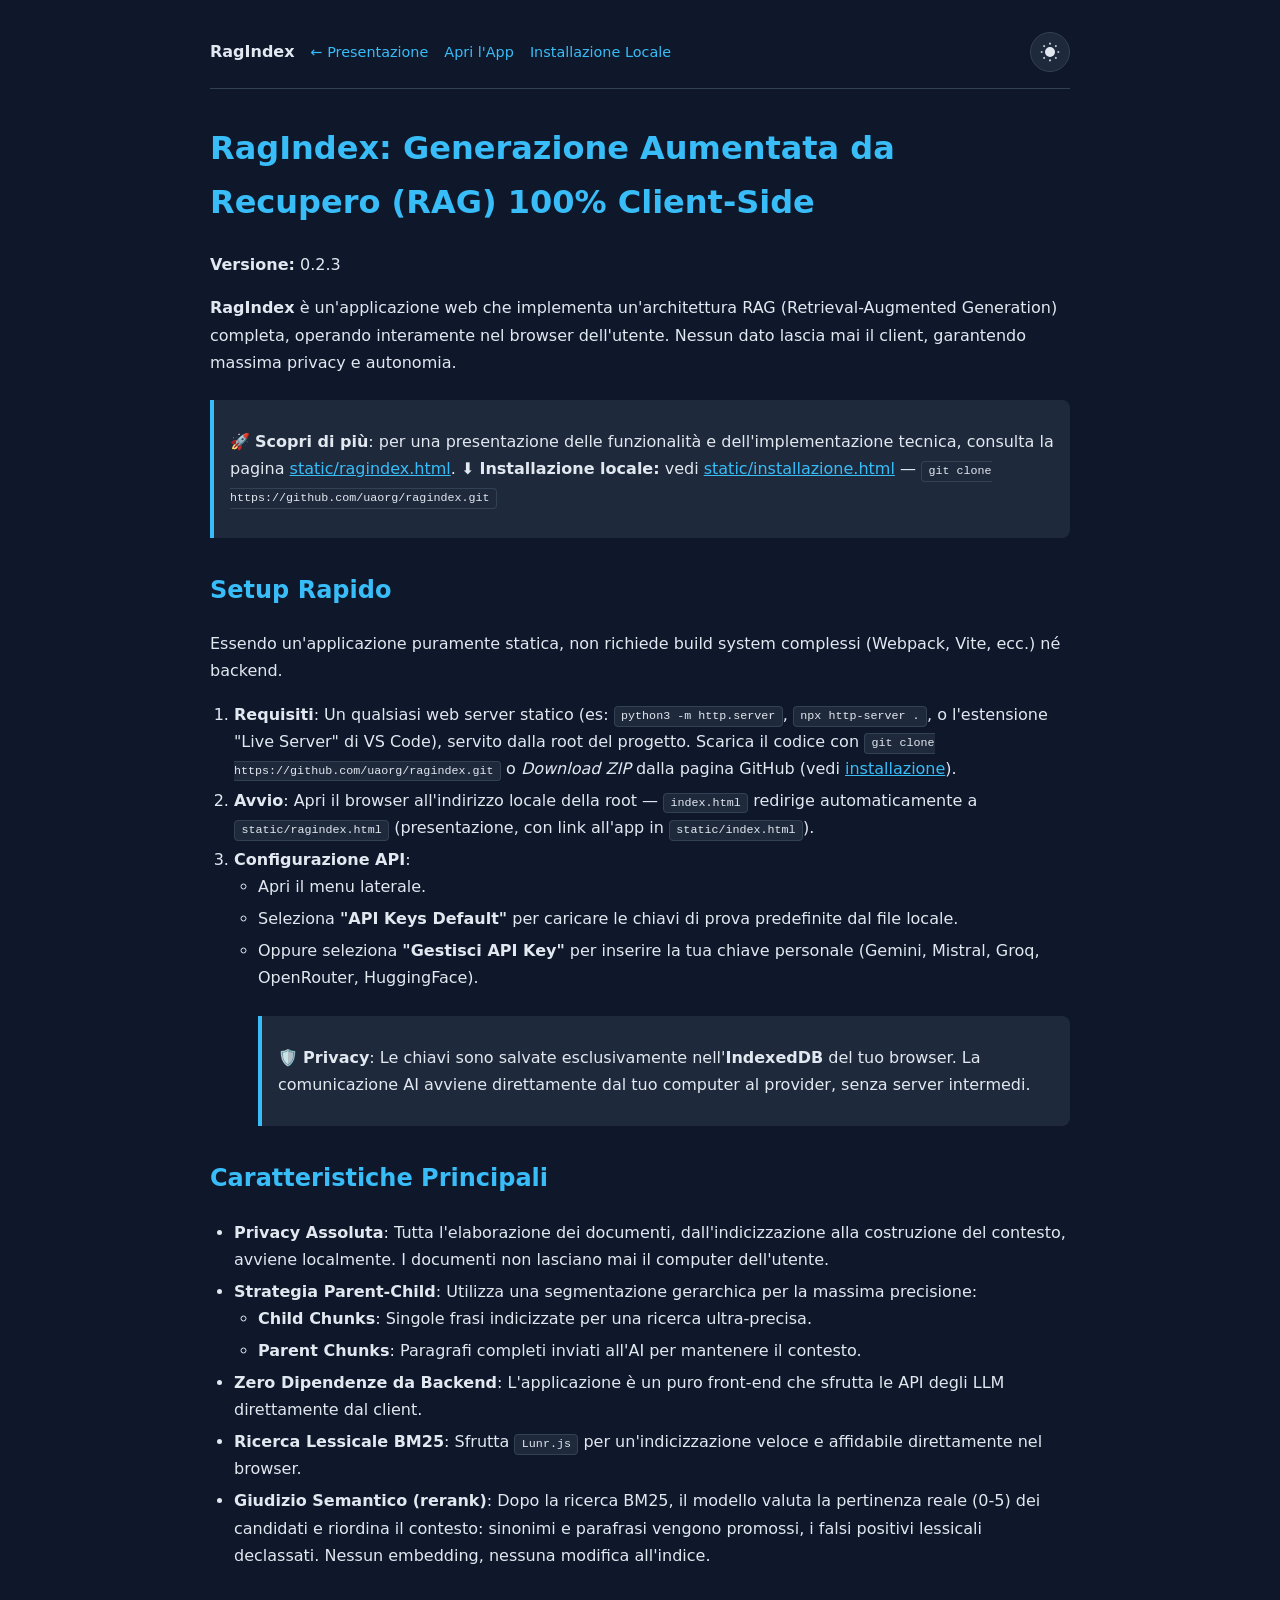
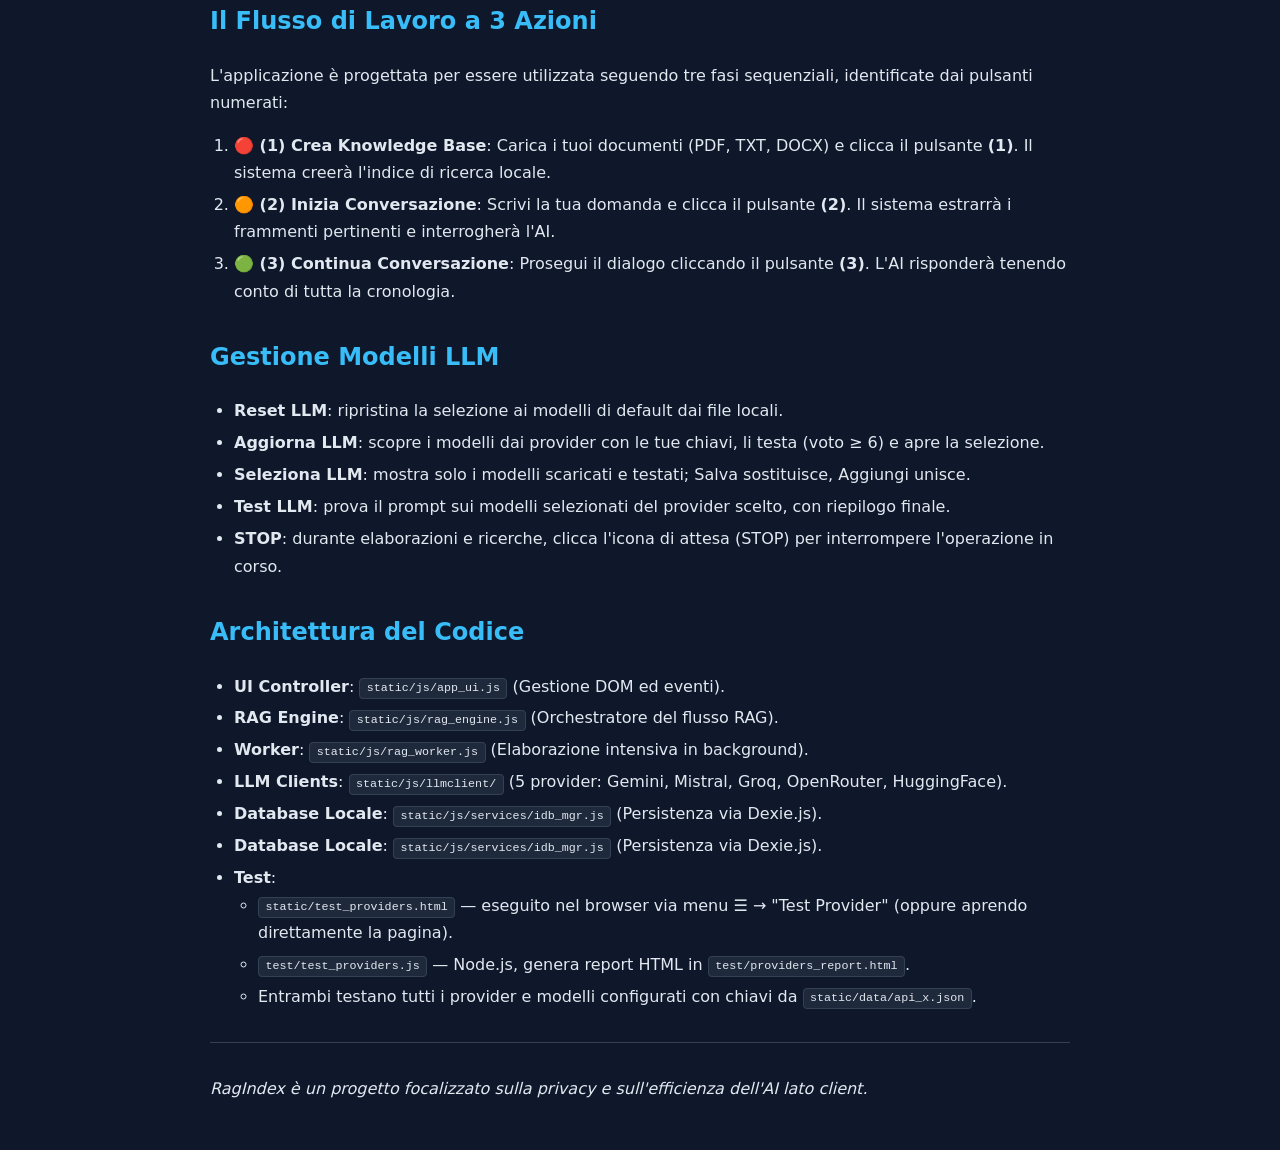
<file: static/readme.html>
<!DOCTYPE html>
<html lang="it">
<head>
    <meta charset="UTF-8">
    <meta name="viewport" content="width=device-width, initial-scale=1.0">
    <title>RagIndex — README</title>
    <style>
        :root {
            --bg-color: #0f172a;
            --text-color: #e2e8f0;
            --accent-color: #38bdf8;
            --secondary-bg: #1e293b;
            --border-color: #334155;
            --link-color: #38bdf8;
            --code-bg: #1e293b;
        }

        [data-theme="light"] {
            --bg-color: #f8fafc;
            --text-color: #1e293b;
            --accent-color: #0284c7;
            --secondary-bg: #f1f5f9;
            --border-color: #e2e8f0;
            --link-color: #0284c7;
            --code-bg: #f1f5f9;
        }

        body {
            font-family: 'Segoe UI', system-ui, -apple-system, sans-serif;
            background-color: var(--bg-color);
            color: var(--text-color);
            line-height: 1.7;
            margin: 0;
            padding: 0;
            transition: background-color 0.3s, color 0.3s;
        }

        .container {
            max-width: 860px;
            margin: 0 auto;
            padding: 2rem 1.5rem;
        }

        header {
            display: flex;
            justify-content: space-between;
            align-items: center;
            border-bottom: 1px solid var(--border-color);
            padding-bottom: 1rem;
            margin-bottom: 2rem;
        }

        .header-left {
            display: flex;
            align-items: center;
            gap: 1rem;
        }

        .header-left a {
            color: var(--accent-color);
            text-decoration: none;
            font-size: 0.9rem;
        }

        .header-left a:hover {
            text-decoration: underline;
        }

        .theme-toggle {
            background: var(--secondary-bg);
            border: 1px solid var(--border-color);
            color: var(--text-color);
            padding: 0.5rem;
            border-radius: 50%;
            cursor: pointer;
            width: 40px;
            height: 40px;
            display: flex;
            align-items: center;
            justify-content: center;
            transition: all 0.2s;
        }

        .theme-toggle:hover {
            background: var(--border-color);
        }

        h1, h2, h3, h4 {
            color: var(--accent-color);
            margin-top: 2rem;
        }

        h1:first-of-type {
            margin-top: 0;
        }

        a {
            color: var(--link-color);
        }

        code {
            background: var(--code-bg);
            padding: 0.15rem 0.4rem;
            border-radius: 0.25rem;
            font-size: 0.9em;
            border: 1px solid var(--border-color);
        }

        pre {
            background: var(--code-bg);
            padding: 1rem;
            border-radius: 0.5rem;
            overflow-x: auto;
            border: 1px solid var(--border-color);
        }

        pre code {
            background: none;
            border: none;
            padding: 0;
        }

        blockquote {
            border-left: 4px solid var(--accent-color);
            margin: 1.5rem 0;
            padding: 0.75rem 1rem;
            background: var(--secondary-bg);
            border-radius: 0 0.5rem 0.5rem 0;
        }

        table {
            width: 100%;
            border-collapse: collapse;
            margin: 1.5rem 0;
        }

        th, td {
            border: 1px solid var(--border-color);
            padding: 0.5rem 0.75rem;
            text-align: left;
        }

        th {
            background: var(--secondary-bg);
        }

        hr {
            border: none;
            border-top: 1px solid var(--border-color);
            margin: 2rem 0;
        }

        img {
            max-width: 100%;
        }

        ul, ol {
            padding-left: 1.5rem;
        }

        li {
            margin-bottom: 0.3rem;
        }

        .loading {
            text-align: center;
            padding: 4rem 0;
            opacity: 0.6;
        }

        .error {
            text-align: center;
            padding: 2rem;
            color: #ef4444;
        }

        .icon {
            width: 20px;
            height: 20px;
            fill: currentColor;
        }
    </style>
</head>
<body data-theme="dark">
    <div class="container">
        <header>
            <div class="header-left">
                <strong>RagIndex</strong>
                <a href="ragindex.html">&larr; Presentazione</a>
                <a href="index.html">Apri l'App</a>
                <a href="installazione.html">Installazione Locale</a>
            </div>
            <button class="theme-toggle" id="theme-btn" title="Cambia Tema">
                <svg class="icon icon-sun" viewBox="0 0 24 24" fill="none" stroke="currentColor" stroke-width="2">
                    <circle cx="12" cy="12" r="5" />
                    <path d="M12 1v2M12 21v2M4.22 4.22l1.42 1.42M18.36 18.36l1.42 1.42M1 12h2M21 12h2M4.22 19.78l1.42-1.42M18.36 5.64l1.42-1.42" />
                </svg>
                <svg class="icon icon-moon" viewBox="0 0 24 24" fill="none" stroke="currentColor" stroke-width="2" style="display: none;">
                    <path d="M21 12.79A9 9 0 1 1 11.21 3 7 7 0 0 0 21 12.79z" />
                </svg>
            </button>
        </header>

        <div id="content">
            <div class="loading">Caricamento README in corso...</div>
        </div>
    </div>

    <script src="js/services/vendor/marked.min.js"></script>
    <script>
        const themeBtn = document.getElementById('theme-btn');
        const body = document.body;
        const sunIcon = themeBtn.querySelector('.icon-sun');
        const moonIcon = themeBtn.querySelector('.icon-moon');

        // Tema persistito: stessa chiave usata da ragindex e installazione.
        const savedTheme = localStorage.getItem('ragindex-theme') || 'dark';
        body.setAttribute('data-theme', savedTheme);
        sunIcon.style.display = savedTheme === 'light' ? 'none' : 'block';
        moonIcon.style.display = savedTheme === 'light' ? 'block' : 'none';

        themeBtn.addEventListener('click', () => {
            const currentTheme = body.getAttribute('data-theme');
            const newTheme = currentTheme === 'dark' ? 'light' : 'dark';
            body.setAttribute('data-theme', newTheme);
            localStorage.setItem('ragindex-theme', newTheme);
            sunIcon.style.display = newTheme === 'light' ? 'none' : 'block';
            moonIcon.style.display = newTheme === 'light' ? 'block' : 'none';
        });

        (async () => {
            const contentEl = document.getElementById('content');
            // Percorso doppio: dalla root (GitHub Pages / locale) il README è
            // in ../README.md; su deployment della sola cartella static/
            // (surge) va cercato come README.md accanto a questa pagina.
            const candidates = ['../README.md', 'README.md'];
            let md = null;
            let lastErr = null;
            for (const url of candidates) {
                try {
                    const res = await fetch(url);
                    if (!res.ok) throw new Error('HTTP ' + res.status);
                    md = await res.text();
                    break;
                } catch (err) {
                    lastErr = err;
                }
            }
            if (md === null) {
                contentEl.innerHTML = '<div class="error">Errore nel caricamento del README: ' + lastErr.message + '</div>';
                return;
            }
            contentEl.innerHTML = marked.parse(md);
        })();
    </script>
</body>
</html>
</file>
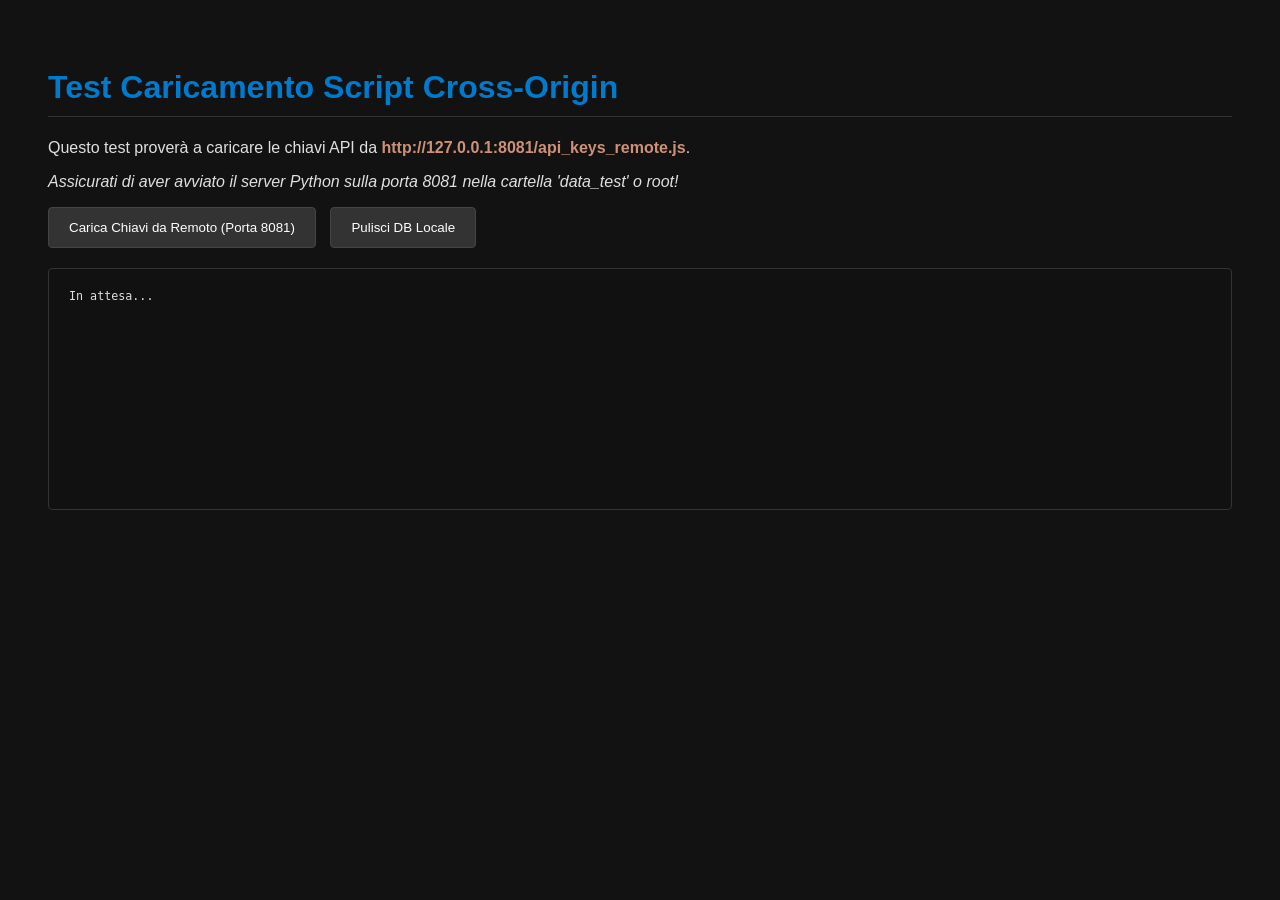
<file: static/test_cors.html>
<!DOCTYPE html>
<html lang="it">
<head>
    <meta charset="UTF-8">
    <title>Test Cross-Origin Script Loading</title>
    <style>
        body { font-family: 'Segoe UI', sans-serif; background: #121212; color: #e0e0e0; padding: 40px; }
        h1 { color: #007acc; border-bottom: 1px solid #333; padding-bottom: 10px; }
        .log { background: #111; padding: 20px; border: 1px solid #333; border-radius: 4px; margin-top: 20px; white-space: pre-wrap; font-family: monospace; font-size: 0.9em; min-height: 200px; }
        .success { color: #4ec9b0; }
        .error { color: #f44747; }
        button { background: #333; color: white; border: 1px solid #444; padding: 12px 20px; border-radius: 4px; cursor: pointer; margin-right: 10px; transition: all 0.2s; }
        button:hover { background: #007acc; border-color: #007acc; }
        b { color: #ce9178; }
    </style>
</head>
<body>
    <h1>Test Caricamento Script Cross-Origin</h1>
    <p>Questo test proverà a caricare le chiavi API da <b>http://127.0.0.1:8081/api_keys_remote.js</b>.</p>
    <p><i>Assicurati di aver avviato il server Python sulla porta 8081 nella cartella 'data_test' o root!</i></p>
    
    <button id="btnLoad">Carica Chiavi da Remoto (Porta 8081)</button>
    <button id="btnClear">Pulisci DB Locale</button>
    
    <div id="output" class="log">In attesa...</div>

    <script type="module">
        import { fetchApiKeysNew } from './js/services/key_retriever.js';
        import { UaDb } from './js/services/uadb.js';
        import { DATA_KEYS } from './js/services/data_keys.js';

        const output = document.getElementById('output');
        // URL del "secondo server" (simula un dominio diverso)
        const REMOTE_URL = 'http://127.0.0.1:8081/data_test/api_keys_remote.js'; 

        function log(msg, type = '') {
            output.innerHTML += `<div class="${type}">${msg}</div>`;
        }

        document.getElementById('btnClear').addEventListener('click', async () => {
            await UaDb.saveJson(DATA_KEYS.KEY_API_KEYS, null); // O cancella la chiave
            log("Database locale pulito. Le prossime richieste forzeranno il download.", 'success');
        });

        document.getElementById('btnLoad').addEventListener('click', async () => {
            log(`Tentativo di caricamento da: ${REMOTE_URL}...`);
            try {
                // Passiamo l'URL remoto per sovrascrivere il default
                const result = await fetchApiKeysNew(REMOTE_URL);
                
                if (result) {
                    log("SUCCESSO! Dati ricevuti:", 'success');
                    log(JSON.stringify(result, null, 2));
                    
                    if (result.gemini && result.gemini.includes("REMOTE")) {
                        log("Verifica superata: Le chiavi provengono effettivamente dal file remoto.", 'success');
                    }
                } else {
                    log("Nessun dato ricevuto (forse già in DB o errore?)", 'error');
                }
            } catch (err) {
                log("ERRORE: " + err.message, 'error');
            }
        });
    </script>
</body>
</html>
</file>
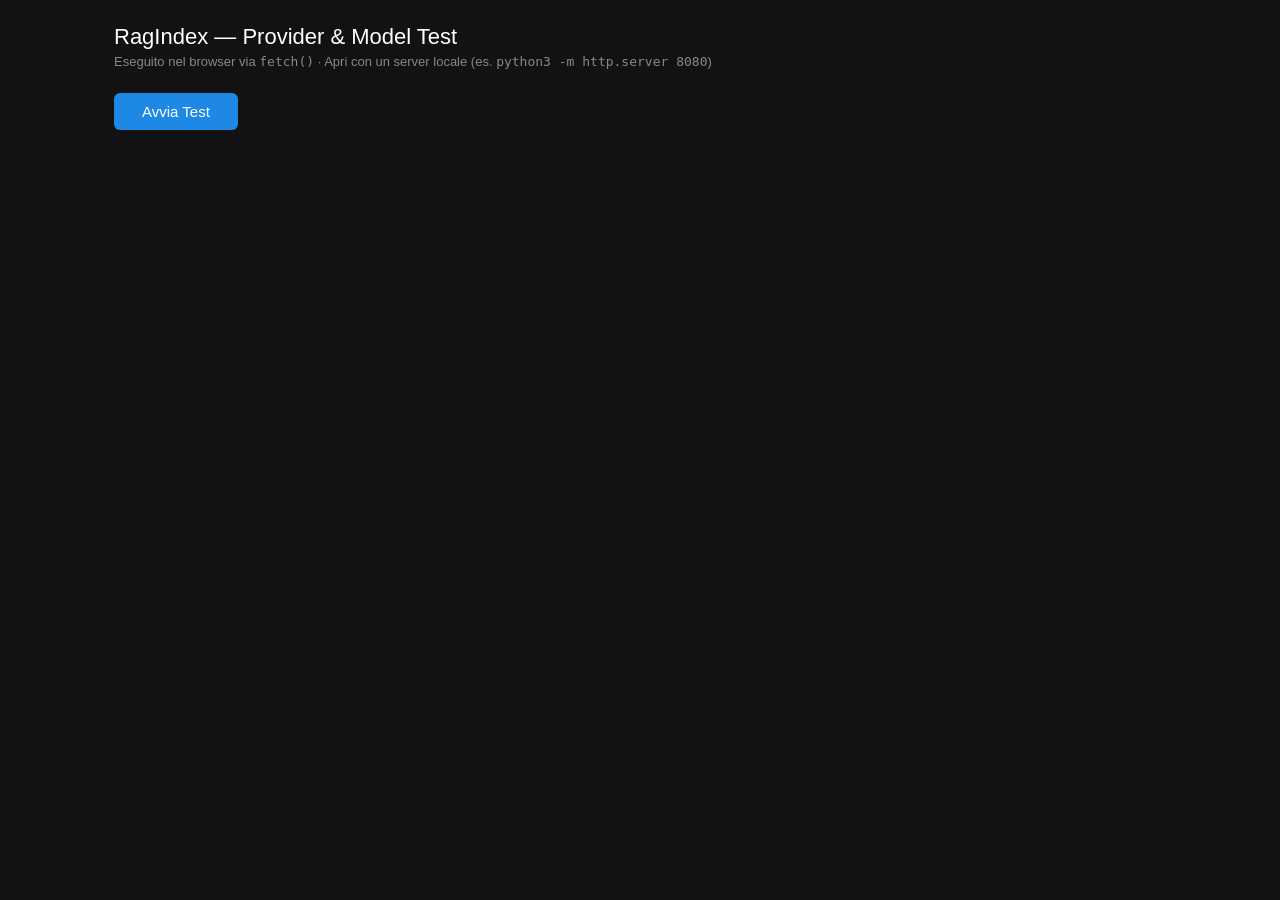
<file: static/test_providers.html>
<!DOCTYPE html>
<html lang="it">
<head>
<meta charset="utf-8">
<meta name="viewport" content="width=device-width, initial-scale=1">
<title>RagIndex — Provider Test</title>
<style>
* { margin: 0; padding: 0; box-sizing: border-box; }
body {
  font-family: -apple-system, BlinkMacSystemFont, "Segoe UI", Roboto, sans-serif;
  background: #121212;
  color: #e0e0e0;
  padding: 24px;
  max-width: 1100px;
  margin: 0 auto;
}
h1 {
  font-size: 22px;
  font-weight: 500;
  color: #fff;
  margin-bottom: 4px;
}
.sub {
  font-size: 13px;
  color: #888;
  margin-bottom: 24px;
}
#run-btn {
  background: #1e88e5;
  color: #fff;
  border: none;
  border-radius: 6px;
  padding: 10px 28px;
  font-size: 15px;
  cursor: pointer;
  margin-bottom: 24px;
}
#run-btn:disabled {
  opacity: 0.5;
  cursor: default;
}
#run-btn:not(:disabled):hover {
  background: #1565c0;
}
#status {
  font-size: 14px;
  color: #aaa;
  margin-bottom: 20px;
  min-height: 20px;
}
#status .done { color: #66bb6a; }
#status .err  { color: #ef5350; }
.hidden { display: none; }
.summary {
  display: flex;
  gap: 12px;
  margin-bottom: 24px;
  flex-wrap: wrap;
}
.summary .card {
  background: #1e1e1e;
  border: 1px solid #2a2a2a;
  border-radius: 8px;
  padding: 14px 22px;
  min-width: 90px;
  text-align: center;
}
.summary .card .num {
  font-size: 26px;
  font-weight: 600;
  line-height: 1.2;
}
.summary .card .lbl {
  font-size: 11px;
  text-transform: uppercase;
  letter-spacing: 0.5px;
  color: #888;
  margin-top: 2px;
}
.card.total .num { color: #e0e0e0; }
.card.pass  .num { color: #66bb6a; }
.card.fail  .num { color: #ef5350; }
.card.skipc .num { color: #ffa726; }
table {
  width: 100%;
  border-collapse: collapse;
  background: #1a1a1a;
  border-radius: 8px;
  overflow: hidden;
  border: 1px solid #2a2a2a;
}
th {
  font-size: 11px;
  text-transform: uppercase;
  letter-spacing: 0.5px;
  color: #888;
  padding: 12px 14px;
  text-align: left;
  border-bottom: 1px solid #2a2a2a;
  background: #1e1e1e;
}
td {
  padding: 10px 14px;
  font-size: 14px;
  border-bottom: 1px solid #252525;
}
tr:last-child td { border-bottom: none; }
td.p { color: #4fc3f7; width: 11%; font-size: 15px; font-weight: 700; }
td.m { width: 28%; }
td.s { width: 5%; }
td.t { width: 7%; color: #888; }
td.d { color: #999; font-size: 13px; }
.badge {
  display: inline-block;
  font-size: 11px;
  font-weight: 600;
  padding: 2px 8px;
  border-radius: 4px;
  letter-spacing: 0.3px;
}
.badge.ok   { background: #1b5e20; color: #a5d6a7; }
.badge.err  { background: #b71c1c; color: #ef9a9a; }
.badge.skip { background: #e65100; color: #ffe0b2; }
tr.err td { background: rgba(239,83,80,0.06); }
tr.skip td { background: rgba(255,167,38,0.05); }
tr:hover td { background: rgba(255,255,255,0.03); }

#progress-bar {
  display: none;
  position: sticky;
  top: 0;
  z-index: 999;
  background: #1a1a1a;
  border-bottom: 2px solid #00e676;
  padding: 18px 24px;
  margin-bottom: 20px;
  gap: 12px;
  align-items: center;
  flex-wrap: wrap;
}
#progress-bar.show { display: flex; }
.progress-spinner {
  width: 32px;
  height: 32px;
  flex-shrink: 0;
  border: 3px solid #333;
  border-top-color: #00e676;
  border-radius: 50%;
  animation: spin 0.7s linear infinite;
}
@keyframes spin { to { transform: rotate(360deg); } }
.progress-body {
  flex: 1;
  min-width: 0;
  display: flex;
  flex-direction: column;
  gap: 4px;
}
.progress-provider {
  font-size: 13px;
  font-weight: 600;
  color: #999;
  letter-spacing: 1.5px;
  text-transform: uppercase;
}
.progress-model {
  font-size: 28px;
  font-weight: 800;
  color: #00e676;
  line-height: 1.2;
  word-break: break-all;
  text-shadow: 0 0 20px rgba(0, 230, 118, 0.2);
}
.progress-meta {
  font-size: 13px;
  color: #777;
}
.progress-bar-track {
  width: 200px;
  height: 4px;
  flex-shrink: 0;
  background: #2a2a2a;
  border-radius: 2px;
  overflow: hidden;
}
.progress-bar-fill {
  height: 100%;
  width: 0%;
  background: #00e676;
  border-radius: 2px;
  transition: width 0.3s ease;
}
</style>
</head>
<body>

<h1>RagIndex — Provider &amp; Model Test</h1>
<p class="sub">Eseguito nel browser via <code>fetch()</code> &middot;
  Apri con un server locale (es. <code>python3 -m http.server 8080</code>)</p>

<button id="run-btn">Avvia Test</button>
<div id="status"></div>

<div id="progress-bar">
  <div class="progress-spinner"></div>
  <div class="progress-body">
    <div class="progress-provider" id="progress-provider"></div>
    <div class="progress-model" id="progress-model"></div>
    <div class="progress-meta" id="progress-meta"></div>
  </div>
  <div class="progress-bar-track"><div class="progress-bar-fill" id="progress-fill"></div></div>
</div>

<div id="result-area" class="hidden">
  <div class="summary" id="summary"></div>
  <table><thead>
    <tr><th>Provider</th><th>Modello</th><th>Esito</th><th>Tempo</th><th>Dettaglio</th></tr>
  </thead>
  <tbody id="results-body"></tbody>
  </table>
</div>

<script>
const ALPHABET_FROM = "ABCDEFGHIJKLMNOPQRSTUVWXYZabcdefghijklmnopqrstuvwxyz0123456789-_";
const ALPHABET_TO   = "mKpX3vQwL8ZnR4yTbJxF1YHcU9AgNsI2oODh7eMzW5jV6ifqGrPECuS0Btaldk-_";

const PROVIDER_CONFIGS = {
  gemini:      { type: "gemini", baseUrl: "https://generativelanguage.googleapis.com/v1beta/models/" },
  mistral:     { type: "openai", baseUrl: "https://api.mistral.ai/v1/chat/completions" },
  groq:        { type: "openai", baseUrl: "https://api.groq.com/openai/v1/chat/completions" },
  openrouter:  { type: "openai", baseUrl: "https://openrouter.ai/api/v1/chat/completions" },
  cerebras:    { type: "openai", baseUrl: "https://api.cerebras.ai/v1/chat/completions" },
  siliconflow: { type: "openai", baseUrl: "https://api.siliconflow.com/v1/chat/completions" },
};

const $ = document.getElementById.bind(document);
const statusEl = $("status");
const bodyEl = $("results-body");
const summaryEl = $("summary");
const areaEl = $("result-area");
const btnEl = $("run-btn");
const barEl = $("progress-bar");
const provEl = $("progress-provider");
const modelEl = $("progress-model");
const metaEl = $("progress-meta");
const fillEl = $("progress-fill");

function setStatus(msg, cls) {
  const span = document.createElement("span");
  span.textContent = msg;
  if (cls) span.className = cls;
  statusEl.innerHTML = "";
  statusEl.appendChild(span);
}

function decodeApiKeys(data) {
  if (!data || !data.providers) return data;
  const decoded = JSON.parse(JSON.stringify(data));
  for (const provider of Object.values(decoded.providers)) {
    for (const keyObj of (provider.keys || [])) {
      if (keyObj.key) {
        keyObj.key = [...keyObj.key].map(function(ch) {
          const idx = ALPHABET_TO.indexOf(ch);
          return idx !== -1 ? ALPHABET_FROM[idx] : ch;
        }).join("");
      }
    }
  }
  return decoded;
}

async function fetchApiKeys() {
  const res = await fetch("./data/api_x.json");
  if (!res.ok) throw new Error("Cannot fetch api_x.json");
  const raw = await res.json();
  const db = decodeApiKeys(raw);
  return db;
}

async function loadModels(providerName) {
  const res = await fetch("./data/models/" + providerName + ".txt");
  if (!res.ok) return [];
  const content = await res.text();
  return content.split("\n")
    .map(function(line) { return line.trim(); })
    .filter(function(line) { return line.length > 0 && !line.startsWith("#"); })
    .map(function(line) { return line.split("|")[0].trim(); })
    .sort();
}

async function discoverProviders() {
  const res = await fetch("./data/models/manifest.json");
  if (res.ok) {
    const list = await res.json();
    if (list.length > 0) return list.sort();
  }
  return Object.keys(PROVIDER_CONFIGS).sort();
}

function buildGeminiPayload(messages) {
  const contents = [];
  let systemInstruction = null;
  for (const msg of messages) {
    if (msg.role === "system") {
      systemInstruction = { parts: [{ text: msg.content }] };
    } else if (msg.role === "user") {
      contents.push({ role: "user", parts: [{ text: msg.content }] });
    } else if (msg.role === "assistant") {
      contents.push({ role: "model", parts: [{ text: msg.content }] });
    }
  }
  const payload = {
    contents: contents,
    generationConfig: {
      temperature: 1.0, maxOutputTokens: 10, topP: 0.95, topK: 40,
      stopSequences: [], candidateCount: 1,
    },
    safetySettings: [
      { category: "HARM_CATEGORY_HARASSMENT", threshold: "BLOCK_NONE" },
      { category: "HARM_CATEGORY_HATE_SPEECH", threshold: "BLOCK_NONE" },
      { category: "HARM_CATEGORY_SEXUALLY_EXPLICIT", threshold: "BLOCK_NONE" },
      { category: "HARM_CATEGORY_DANGEROUS_CONTENT", threshold: "BLOCK_NONE" },
    ],
  };
  if (systemInstruction) payload.system_instruction = systemInstruction;
  return payload;
}

async function testModel(provider, modelName, apiKey, config) {
  const controller = new AbortController();
  const timeoutId = setTimeout(function() { controller.abort(); }, 30000);
  const start = Date.now();

  try {
    if (config.type === "gemini") {
      const url = config.baseUrl + modelName + ":generateContent?key=" + apiKey;
      const payload = buildGeminiPayload([
        { role: "user", content: "Ciao, rispondi con una parola." }
      ]);
      const res = await fetch(url, {
        method: "POST",
        headers: { "Content-Type": "application/json" },
        body: JSON.stringify(payload),
        signal: controller.signal,
      });
      const elapsed = ((Date.now() - start) / 1000).toFixed(1);
      if (!res.ok) {
        const text = await res.text().catch(function() { return ""; });
        let detail = text.trim();
        if (detail.startsWith("<")) detail = "";
        else detail = detail.substring(0, 70);
        return { ok: false, elapsed: elapsed, error: res.status + " " + res.statusText + (detail ? " - " + detail : "") };
      }
      const data = await res.json();
      const text = (data && data.candidates && data.candidates[0] && data.candidates[0].content && data.candidates[0].content.parts && data.candidates[0].content.parts[0] && data.candidates[0].content.parts[0].text) || "";
      return { ok: true, elapsed: elapsed, preview: text.substring(0, 60).replace(/\n/g, " ") };
    }

    const payload = {
      model: modelName,
      messages: [{ role: "user", content: "Ciao, rispondi con una parola." }],
      max_tokens: 10,
    };
    const res = await fetch(config.baseUrl, {
      method: "POST",
      headers: {
        "Content-Type": "application/json",
        Authorization: "Bearer " + apiKey,
      },
      body: JSON.stringify(payload),
      signal: controller.signal,
    });
    const elapsed = ((Date.now() - start) / 1000).toFixed(1);
    if (!res.ok) {
      const text = await res.text().catch(function() { return ""; });
      let detail = text.trim();
      if (detail.startsWith("<")) detail = "";
      else detail = detail.substring(0, 70);
      return { ok: false, elapsed: elapsed, error: res.status + " " + res.statusText + (detail ? " - " + detail : "") };
    }
    const data = await res.json();
    const text = (data && data.choices && data.choices[0] && data.choices[0].message && data.choices[0].message.content) || "";
    return { ok: true, elapsed: elapsed, preview: text.substring(0, 60).replace(/\n/g, " ") };
  } catch (err) {
    const elapsed = ((Date.now() - start) / 1000).toFixed(1);
    const errorMsg = (err.name === "AbortError") ? "Timeout (30s)" : err.message;
    return { ok: false, elapsed: elapsed, error: errorMsg };
  } finally {
    clearTimeout(timeoutId);
  }
}

function addRow(provider, model, status, elapsed, detail) {
  const row = document.createElement("tr");
  row.className = status.toLowerCase();
  row.innerHTML =
    '<td class="p">' + escapeHtml(provider) + '</td>' +
    '<td class="m">' + escapeHtml(model) + '</td>' +
    '<td class="s"><span class="badge ' + status.toLowerCase() + '">' + status + '</span></td>' +
    '<td class="t">' + escapeHtml(elapsed) + '</td>' +
    '<td class="d">' + escapeHtml(detail) + '</td>';
  bodyEl.appendChild(row);
}

function escapeHtml(s) {
  return String(s).replace(/&/g, "&amp;").replace(/</g, "&lt;").replace(/>/g, "&gt;");
}

function showSummary(total, ok, err, skip) {
  summaryEl.innerHTML =
    '<div class="card total"><div class="num">' + total + '</div><div class="lbl">Totale</div></div>' +
    '<div class="card pass"><div class="num">' + ok + '</div><div class="lbl">OK</div></div>' +
    '<div class="card fail"><div class="num">' + err + '</div><div class="lbl">ERR</div></div>' +
    '<div class="card skipc"><div class="num">' + skip + '</div><div class="lbl">SKIP</div></div>';
}

function showProgress(provider, model, done, total) {
  provEl.textContent = provider;
  modelEl.textContent = model;
  metaEl.textContent = done + " / " + total + " modelli testati";
  fillEl.style.width = (done / total * 100) + "%";
  barEl.classList.add("show");
}

function hideProgress() {
  barEl.classList.remove("show");
}

btnEl.addEventListener("click", async function() {
  btnEl.disabled = true;
  btnEl.textContent = "Esecuzione in corso...";
  hideProgress();
  areaEl.classList.remove("hidden");
  bodyEl.innerHTML = "";
  summaryEl.innerHTML = "";
  setStatus("Caricamento chiavi API...");

  let db;
  try {
    db = await fetchApiKeys();
  } catch (err) {
    setStatus("ERRORE: " + err.message, "err");
    hideProgress();
    btnEl.disabled = false;
    btnEl.textContent = "Avvia Test";
    return;
  }

  setStatus("Caricamento elenco provider...");
  const providers = await discoverProviders();

  let totalOk = 0, totalErr = 0, totalSkip = 0;

  let estimatedTotal = 0;
  for (const provider of providers) {
    const config = PROVIDER_CONFIGS[provider];
    if (!config) continue;
    const providerData = db && db.providers && db.providers[provider];
    const apiKey = providerData && providerData.keys && providerData.keys[0] && providerData.keys[0].key || null;
    if (!apiKey) continue;
    const models = await loadModels(provider);
    estimatedTotal += models.length;
  }

  let testedModels = 0;

  for (let pi = 0; pi < providers.length; pi++) {
    const provider = providers[pi];
    const config = PROVIDER_CONFIGS[provider];

    if (!config) {
      addRow(provider, "(config sconosciuta)", "SKIP", "-", "Provider non in PROVIDER_CONFIGS");
      totalSkip++;
      continue;
    }

    const providerData = db && db.providers && db.providers[provider];
    const apiKey = (providerData && providerData.keys && providerData.keys[0] && providerData.keys[0].key) || null;

    if (!apiKey) {
      addRow(provider, "(nessuna chiave)", "SKIP", "-", "Nessuna API key disponibile");
      totalSkip++;
      continue;
    }

    const models = await loadModels(provider);
    if (models.length === 0) {
      addRow(provider, "(nessun modello)", "SKIP", "-", "File modelli non trovato o vuoto");
      totalSkip++;
      continue;
    }

    for (const model of models) {
      testedModels++;
      showProgress(provider, model, testedModels, estimatedTotal);

      const result = await testModel(provider, model, apiKey, config);
      if (result.ok) {
        totalOk++;
        addRow(provider, model, "OK", result.elapsed + "s", result.preview || "");
      } else {
        totalErr++;
        addRow(provider, model, "ERR", result.elapsed + "s", result.error || "");
      }
    }
  }

  areaEl.classList.remove("hidden");
  hideProgress();
  showSummary(totalOk + totalErr + totalSkip, totalOk, totalErr, totalSkip);
  setStatus("Test completato", "done");

  btnEl.disabled = false;
  btnEl.textContent = "Riesegui Test";
});
</script>
</body>
</html>
</file>
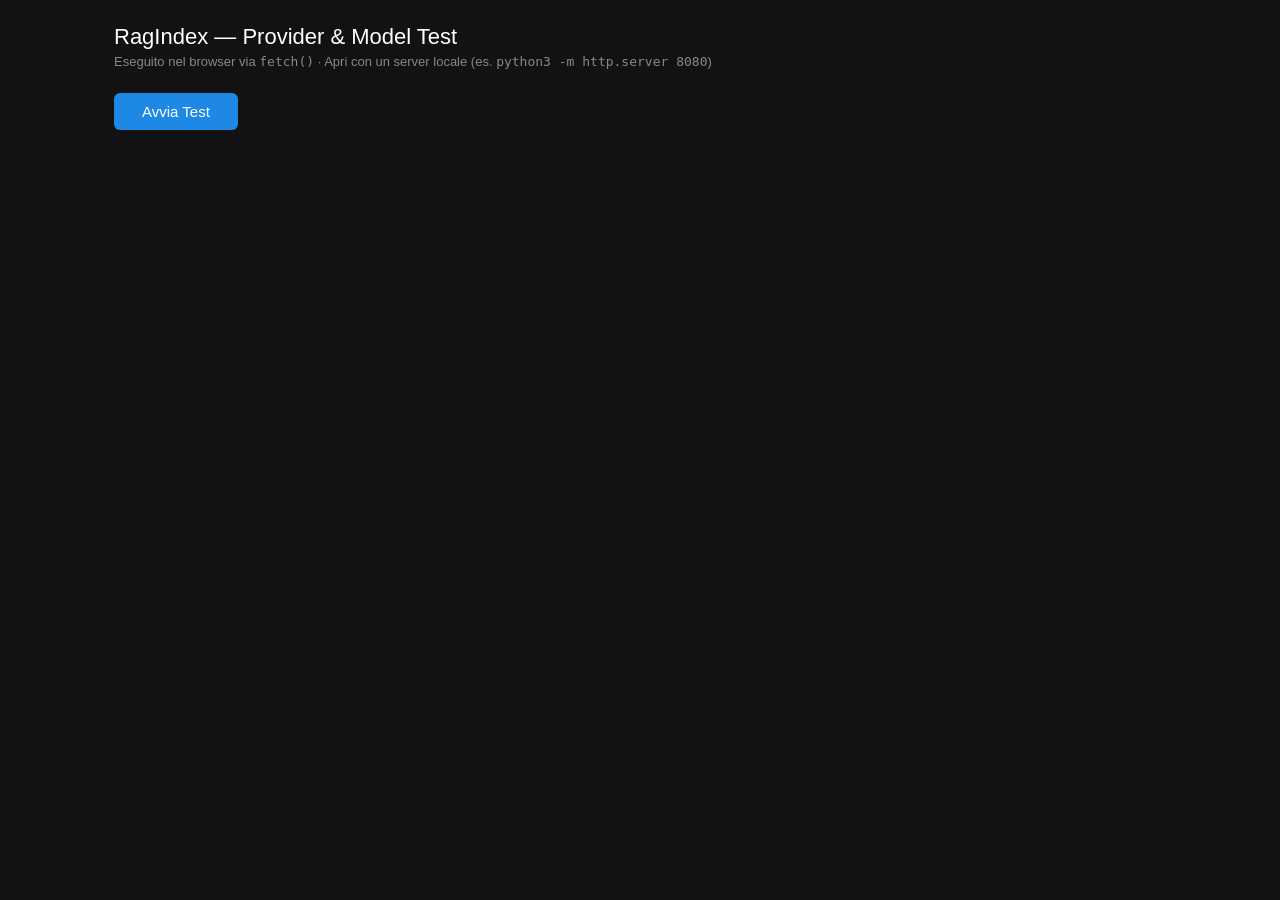
<file: test/test_providers.html>
<!DOCTYPE html>
<html lang="it">
<head>
<meta charset="utf-8">
<meta name="viewport" content="width=device-width, initial-scale=1">
<title>RagIndex — Provider Test</title>
<style>
* { margin: 0; padding: 0; box-sizing: border-box; }
body {
  font-family: -apple-system, BlinkMacSystemFont, "Segoe UI", Roboto, sans-serif;
  background: #121212;
  color: #e0e0e0;
  padding: 24px;
  max-width: 1100px;
  margin: 0 auto;
}
h1 {
  font-size: 22px;
  font-weight: 500;
  color: #fff;
  margin-bottom: 4px;
}
.sub {
  font-size: 13px;
  color: #888;
  margin-bottom: 24px;
}
#run-btn {
  background: #1e88e5;
  color: #fff;
  border: none;
  border-radius: 6px;
  padding: 10px 28px;
  font-size: 15px;
  cursor: pointer;
  margin-bottom: 24px;
}
#run-btn:disabled {
  opacity: 0.5;
  cursor: default;
}
#run-btn:not(:disabled):hover {
  background: #1565c0;
}
#status {
  font-size: 14px;
  color: #aaa;
  margin-bottom: 20px;
  min-height: 20px;
}
#status .done { color: #66bb6a; }
#status .err  { color: #ef5350; }
.hidden { display: none; }
.summary {
  display: flex;
  gap: 12px;
  margin-bottom: 24px;
  flex-wrap: wrap;
}
.summary .card {
  background: #1e1e1e;
  border: 1px solid #2a2a2a;
  border-radius: 8px;
  padding: 14px 22px;
  min-width: 90px;
  text-align: center;
}
.summary .card .num {
  font-size: 26px;
  font-weight: 600;
  line-height: 1.2;
}
.summary .card .lbl {
  font-size: 11px;
  text-transform: uppercase;
  letter-spacing: 0.5px;
  color: #888;
  margin-top: 2px;
}
.card.total .num { color: #e0e0e0; }
.card.pass  .num { color: #66bb6a; }
.card.fail  .num { color: #ef5350; }
.card.skipc .num { color: #ffa726; }
table {
  width: 100%;
  border-collapse: collapse;
  background: #1a1a1a;
  border-radius: 8px;
  overflow: hidden;
  border: 1px solid #2a2a2a;
}
th {
  font-size: 11px;
  text-transform: uppercase;
  letter-spacing: 0.5px;
  color: #888;
  padding: 12px 14px;
  text-align: left;
  border-bottom: 1px solid #2a2a2a;
  background: #1e1e1e;
}
td {
  padding: 10px 14px;
  font-size: 14px;
  border-bottom: 1px solid #252525;
}
tr:last-child td { border-bottom: none; }
td.p { color: #bbb; width: 11%; }
td.m { width: 28%; }
td.s { width: 5%; }
td.t { width: 7%; color: #888; }
td.d { color: #999; font-size: 13px; }
.badge {
  display: inline-block;
  font-size: 11px;
  font-weight: 600;
  padding: 2px 8px;
  border-radius: 4px;
  letter-spacing: 0.3px;
}
.badge.ok   { background: #1b5e20; color: #a5d6a7; }
.badge.err  { background: #b71c1c; color: #ef9a9a; }
.badge.skip { background: #e65100; color: #ffe0b2; }
tr.err td { background: rgba(239,83,80,0.06); }
tr.skip td { background: rgba(255,167,38,0.05); }
tr:hover td { background: rgba(255,255,255,0.03); }
</style>
</head>
<body>

<h1>RagIndex — Provider &amp; Model Test</h1>
<p class="sub">Eseguito nel browser via <code>fetch()</code> &middot;
  Apri con un server locale (es. <code>python3 -m http.server 8080</code>)</p>

<button id="run-btn">Avvia Test</button>
<div id="status"></div>
<div id="result-area" class="hidden">
  <div class="summary" id="summary"></div>
  <table><thead>
    <tr><th>Provider</th><th>Modello</th><th>Esito</th><th>Tempo</th><th>Dettaglio</th></tr>
  </thead>
  <tbody id="results-body"></tbody>
  </table>
</div>

<script>
const ALPHABET_FROM = "ABCDEFGHIJKLMNOPQRSTUVWXYZabcdefghijklmnopqrstuvwxyz0123456789-_";
const ALPHABET_TO   = "mKpX3vQwL8ZnR4yTbJxF1YHcU9AgNsI2oODh7eMzW5jV6ifqGrPECuS0Btaldk-_";

const PROVIDER_CONFIGS = {
  gemini:      { type: "gemini", baseUrl: "https://generativelanguage.googleapis.com/v1beta/models/" },
  mistral:     { type: "openai", baseUrl: "https://api.mistral.ai/v1/chat/completions" },
  groq:        { type: "openai", baseUrl: "https://api.groq.com/openai/v1/chat/completions" },
  openrouter:  { type: "openai", baseUrl: "https://openrouter.ai/api/v1/chat/completions" },
  cerebras:    { type: "openai", baseUrl: "https://api.cerebras.ai/v1/chat/completions" },
  siliconflow: { type: "openai", baseUrl: "https://api.siliconflow.com/v1/chat/completions" },
};

const $ = document.getElementById.bind(document);
const statusEl = $("status");
const bodyEl = $("results-body");
const summaryEl = $("summary");
const areaEl = $("result-area");
const btnEl = $("run-btn");

function setStatus(msg, cls) {
  const span = document.createElement("span");
  span.textContent = msg;
  if (cls) span.className = cls;
  statusEl.innerHTML = "";
  statusEl.appendChild(span);
}

function decodeApiKeys(data) {
  if (!data || !data.providers) return data;
  const decoded = JSON.parse(JSON.stringify(data));
  for (const provider of Object.values(decoded.providers)) {
    for (const keyObj of (provider.keys || [])) {
      if (keyObj.key) {
        keyObj.key = [...keyObj.key].map(function(ch) {
          const idx = ALPHABET_TO.indexOf(ch);
          return idx !== -1 ? ALPHABET_FROM[idx] : ch;
        }).join("");
      }
    }
  }
  return decoded;
}

async function fetchApiKeys() {
  const res = await fetch("../static/data/api_x.json");
  if (!res.ok) throw new Error("Cannot fetch api_x.json");
  const raw = await res.json();
  const db = decodeApiKeys(raw);
  return db;
}

async function loadModels(providerName) {
  const res = await fetch("../static/data/models/" + providerName + ".txt");
  if (!res.ok) return [];
  const content = await res.text();
  return content.split("\n")
    .map(function(line) { return line.trim(); })
    .filter(function(line) { return line.length > 0 && !line.startsWith("#"); })
    .map(function(line) { return line.split("|")[0].trim(); });
}

async function discoverProviders() {
  const res = await fetch("../static/data/models/manifest.json");
  if (res.ok) {
    const list = await res.json();
    if (list.length > 0) return list;
  }
  return Object.keys(PROVIDER_CONFIGS);
}

function buildGeminiPayload(messages) {
  const contents = [];
  let systemInstruction = null;
  for (const msg of messages) {
    if (msg.role === "system") {
      systemInstruction = { parts: [{ text: msg.content }] };
    } else if (msg.role === "user") {
      contents.push({ role: "user", parts: [{ text: msg.content }] });
    } else if (msg.role === "assistant") {
      contents.push({ role: "model", parts: [{ text: msg.content }] });
    }
  }
  const payload = {
    contents: contents,
    generationConfig: {
      temperature: 1.0, maxOutputTokens: 10, topP: 0.95, topK: 40,
      stopSequences: [], candidateCount: 1,
    },
    safetySettings: [
      { category: "HARM_CATEGORY_HARASSMENT", threshold: "BLOCK_NONE" },
      { category: "HARM_CATEGORY_HATE_SPEECH", threshold: "BLOCK_NONE" },
      { category: "HARM_CATEGORY_SEXUALLY_EXPLICIT", threshold: "BLOCK_NONE" },
      { category: "HARM_CATEGORY_DANGEROUS_CONTENT", threshold: "BLOCK_NONE" },
    ],
  };
  if (systemInstruction) payload.system_instruction = systemInstruction;
  return payload;
}

async function testModel(provider, modelName, apiKey, config) {
  const controller = new AbortController();
  const timeoutId = setTimeout(function() { controller.abort(); }, 30000);
  const start = Date.now();

  try {
    if (config.type === "gemini") {
      const url = config.baseUrl + modelName + ":generateContent?key=" + apiKey;
      const payload = buildGeminiPayload([
        { role: "user", content: "Ciao, rispondi con una parola." }
      ]);
      const res = await fetch(url, {
        method: "POST",
        headers: { "Content-Type": "application/json" },
        body: JSON.stringify(payload),
        signal: controller.signal,
      });
      const elapsed = ((Date.now() - start) / 1000).toFixed(1);
      if (!res.ok) {
        const text = await res.text().catch(function() { return ""; });
        let detail = text.trim();
        if (detail.startsWith("<")) detail = "";
        else detail = detail.substring(0, 70);
        return { ok: false, elapsed: elapsed, error: res.status + " " + res.statusText + (detail ? " - " + detail : "") };
      }
      const data = await res.json();
      const text = (data && data.candidates && data.candidates[0] && data.candidates[0].content && data.candidates[0].content.parts && data.candidates[0].content.parts[0] && data.candidates[0].content.parts[0].text) || "";
      return { ok: true, elapsed: elapsed, preview: text.substring(0, 60).replace(/\n/g, " ") };
    }

    const payload = {
      model: modelName,
      messages: [{ role: "user", content: "Ciao, rispondi con una parola." }],
      max_tokens: 10,
    };
    const res = await fetch(config.baseUrl, {
      method: "POST",
      headers: {
        "Content-Type": "application/json",
        Authorization: "Bearer " + apiKey,
      },
      body: JSON.stringify(payload),
      signal: controller.signal,
    });
    const elapsed = ((Date.now() - start) / 1000).toFixed(1);
    if (!res.ok) {
      const text = await res.text().catch(function() { return ""; });
      let detail = text.trim();
      if (detail.startsWith("<")) detail = "";
      else detail = detail.substring(0, 70);
      return { ok: false, elapsed: elapsed, error: res.status + " " + res.statusText + (detail ? " - " + detail : "") };
    }
    const data = await res.json();
    const text = (data && data.choices && data.choices[0] && data.choices[0].message && data.choices[0].message.content) || "";
    return { ok: true, elapsed: elapsed, preview: text.substring(0, 60).replace(/\n/g, " ") };
  } catch (err) {
    const elapsed = ((Date.now() - start) / 1000).toFixed(1);
    const errorMsg = (err.name === "AbortError") ? "Timeout (30s)" : err.message;
    return { ok: false, elapsed: elapsed, error: errorMsg };
  } finally {
    clearTimeout(timeoutId);
  }
}

function addRow(provider, model, status, elapsed, detail) {
  const row = document.createElement("tr");
  row.className = status.toLowerCase();
  row.innerHTML =
    '<td class="p">' + escapeHtml(provider) + '</td>' +
    '<td class="m">' + escapeHtml(model) + '</td>' +
    '<td class="s"><span class="badge ' + status.toLowerCase() + '">' + status + '</span></td>' +
    '<td class="t">' + escapeHtml(elapsed) + '</td>' +
    '<td class="d">' + escapeHtml(detail) + '</td>';
  bodyEl.appendChild(row);
}

function escapeHtml(s) {
  return String(s).replace(/&/g, "&amp;").replace(/</g, "&lt;").replace(/>/g, "&gt;");
}

function showSummary(total, ok, err, skip) {
  summaryEl.innerHTML =
    '<div class="card total"><div class="num">' + total + '</div><div class="lbl">Totale</div></div>' +
    '<div class="card pass"><div class="num">' + ok + '</div><div class="lbl">OK</div></div>' +
    '<div class="card fail"><div class="num">' + err + '</div><div class="lbl">ERR</div></div>' +
    '<div class="card skipc"><div class="num">' + skip + '</div><div class="lbl">SKIP</div></div>';
}

btnEl.addEventListener("click", async function() {
  btnEl.disabled = true;
  btnEl.textContent = "Esecuzione in corso...";
  areaEl.classList.add("hidden");
  bodyEl.innerHTML = "";
  summaryEl.innerHTML = "";
  setStatus("Caricamento chiavi API...");

  let db;
  try {
    db = await fetchApiKeys();
  } catch (err) {
    setStatus("ERRORE: " + err.message, "err");
    btnEl.disabled = false;
    btnEl.textContent = "Avvia Test";
    return;
  }

  setStatus("Caricamento elenco provider...");
  const providers = await discoverProviders();

  let totalOk = 0, totalErr = 0, totalSkip = 0;

  // Count models for progress
  let estimatedTotal = 0;
  for (const provider of providers) {
    const config = PROVIDER_CONFIGS[provider];
    if (!config) continue;
    const providerData = db && db.providers && db.providers[provider];
    const apiKey = providerData && providerData.keys && providerData.keys[0] && providerData.keys[0].key || null;
    if (!apiKey) continue;
    const models = await loadModels(provider);
    estimatedTotal += models.length;
  }

  let testedModels = 0;

  for (let pi = 0; pi < providers.length; pi++) {
    const provider = providers[pi];
    const config = PROVIDER_CONFIGS[provider];

    if (!config) {
      addRow(provider, "(config sconosciuta)", "SKIP", "-", "Provider non in PROVIDER_CONFIGS");
      totalSkip++;
      continue;
    }

    const providerData = db && db.providers && db.providers[provider];
    const apiKey = (providerData && providerData.keys && providerData.keys[0] && providerData.keys[0].key) || null;

    if (!apiKey) {
      addRow(provider, "(nessuna chiave)", "SKIP", "-", "Nessuna API key disponibile");
      totalSkip++;
      continue;
    }

    const models = await loadModels(provider);
    if (models.length === 0) {
      addRow(provider, "(nessun modello)", "SKIP", "-", "File modelli non trovato o vuoto");
      totalSkip++;
      continue;
    }

    for (const model of models) {
      testedModels++;
      setStatus("Test in corso: " + provider + "/" + model + " (" + testedModels + "/" + estimatedTotal + ")");

      const result = await testModel(provider, model, apiKey, config);
      if (result.ok) {
        totalOk++;
        addRow(provider, model, "OK", result.elapsed + "s", result.preview || "");
      } else {
        totalErr++;
        addRow(provider, model, "ERR", result.elapsed + "s", result.error || "");
      }
    }
  }

  areaEl.classList.remove("hidden");
  showSummary(totalOk + totalErr + totalSkip, totalOk, totalErr, totalSkip);
  setStatus("Test completato", "done");

  btnEl.disabled = false;
  btnEl.textContent = "Riesegui Test";
});
</script>
</body>
</html>
</file>
<file: static/css/style.min.css>
div.container{position:relative;top:0;height:calc(100vh - 4.5vh);padding-top:4.5vh;display:flex;flex-direction:column;justify-content:flex-start;align-items:stretch;overflow:hidden;box-sizing:border-box}div.container div.item{min-height:50px}.item1{flex:1;min-height:0;padding:.5vh .5vw 1vh}.item1 .output-wrapper{border-radius:20px;position:relative;width:100%;height:100%}.item1 .output-wrapper .text-out{box-sizing:border-box;border:none;padding:2px;margin:0;width:100%;height:100%;border-radius:10px;overflow-y:auto;outline:0}.item1 .output-wrapper .text-out .div-text,.item1 .output-wrapper .text-out .pre-text{box-sizing:border-box;white-space:pre-wrap;word-wrap:break-word;font-family:Inter,"Segoe UI",Roboto,Arial,sans-serif;font-size:18px;line-height:1.6;padding:10px;margin:0;height:100%;overflow-y:auto;scroll-behavior:smooth}.item1 .output-wrapper .text-out .div-text{width:100%;overflow-x:hidden}.item1 .output-wrapper .text-out .div-text .assistant,.item1 .output-wrapper .text-out .div-text .system,.item1 .output-wrapper .text-out .div-text .user{display:block;position:relative;padding:8px 12px;margin-bottom:8px;border-radius:4px}.item1 .output-wrapper .text-out .div-text .user{margin-left:12%}.item1 .output-wrapper .text-out .div-text .assistant{margin-right:12%;text-align:left}.item1 .output-wrapper .text-out .div-text .system{margin-right:5%;margin-left:5%;font-style:italic;opacity:.8}.item1 .output-wrapper .text-out .div-text .assistant b,.item1 .output-wrapper .text-out .div-text .system b,.item1 .output-wrapper .text-out .div-text .user b{font-weight:700;color:inherit;border-bottom:none!important;display:inline!important;margin-bottom:0!important;padding-bottom:0!important}.item1 .output-wrapper .text-out .div-text .assistant i,.item1 .output-wrapper .text-out .div-text .system i,.item1 .output-wrapper .text-out .div-text .user i{font-style:italic}.item1 .output-wrapper .text-out .div-text .assistant code,.item1 .output-wrapper .text-out .div-text .system code,.item1 .output-wrapper .text-out .div-text .user code{font-family:monospace;background:rgba(0,0,0,.1);padding:2px 4px;border-radius:4px;font-size:.9em}.item1 .output-wrapper .text-out .div-text .assistant h1,.item1 .output-wrapper .text-out .div-text .assistant h2,.item1 .output-wrapper .text-out .div-text .assistant h3,.item1 .output-wrapper .text-out .div-text .system h1,.item1 .output-wrapper .text-out .div-text .system h2,.item1 .output-wrapper .text-out .div-text .system h3,.item1 .output-wrapper .text-out .div-text .user h1,.item1 .output-wrapper .text-out .div-text .user h2,.item1 .output-wrapper .text-out .div-text .user h3{margin:4px 0 0!important;padding:0!important;font-weight:700;line-height:1!important}.item1 .output-wrapper .text-out .div-text .assistant h1:first-child,.item1 .output-wrapper .text-out .div-text .assistant h2:first-child,.item1 .output-wrapper .text-out .div-text .assistant h3:first-child,.item1 .output-wrapper .text-out .div-text .system h1:first-child,.item1 .output-wrapper .text-out .div-text .system h2:first-child,.item1 .output-wrapper .text-out .div-text .system h3:first-child,.item1 .output-wrapper .text-out .div-text .user h1:first-child,.item1 .output-wrapper .text-out .div-text .user h2:first-child,.item1 .output-wrapper .text-out .div-text .user h3:first-child{margin-top:0!important}.item1 .output-wrapper .text-out .div-text .assistant h1,.item1 .output-wrapper .text-out .div-text .system h1,.item1 .output-wrapper .text-out .div-text .user h1{font-size:1.3em}.item1 .output-wrapper .text-out .div-text .assistant h2,.item1 .output-wrapper .text-out .div-text .system h2,.item1 .output-wrapper .text-out .div-text .user h2{font-size:1.2em}.item1 .output-wrapper .text-out .div-text .assistant h3,.item1 .output-wrapper .text-out .div-text .system h3,.item1 .output-wrapper .text-out .div-text .user h3{font-size:1.1em}.item1 .output-wrapper .text-out .div-text .assistant .msg-content,.item1 .output-wrapper .text-out .div-text .system .msg-content,.item1 .output-wrapper .text-out .div-text .user .msg-content{margin:0!important;padding:0!important;line-height:1.1!important}.item1 .output-wrapper .text-out .div-text .assistant .msg-content>*,.item1 .output-wrapper .text-out .div-text .system .msg-content>*,.item1 .output-wrapper .text-out .div-text .user .msg-content>*{margin-bottom:0!important;margin-top:0!important}.item1 .output-wrapper .text-out .div-text .assistant .msg-content p,.item1 .output-wrapper .text-out .div-text .system .msg-content p,.item1 .output-wrapper .text-out .div-text .user .msg-content p{margin:0!important;padding:0!important}.item1 .output-wrapper .text-out .div-text .assistant .msg-content p+p,.item1 .output-wrapper .text-out .div-text .system .msg-content p+p,.item1 .output-wrapper .text-out .div-text .user .msg-content p+p{margin-top:2px!important}.item1 .output-wrapper .text-out .div-text .assistant .msg-content ol,.item1 .output-wrapper .text-out .div-text .assistant .msg-content ul,.item1 .output-wrapper .text-out .div-text .system .msg-content ol,.item1 .output-wrapper .text-out .div-text .system .msg-content ul,.item1 .output-wrapper .text-out .div-text .user .msg-content ol,.item1 .output-wrapper .text-out .div-text .user .msg-content ul{margin-top:0!important;margin-bottom:0!important;padding:0 0 0 25px!important}.item1 .output-wrapper .text-out .div-text .assistant .msg-content ol li,.item1 .output-wrapper .text-out .div-text .assistant .msg-content ul li,.item1 .output-wrapper .text-out .div-text .system .msg-content ol li,.item1 .output-wrapper .text-out .div-text .system .msg-content ul li,.item1 .output-wrapper .text-out .div-text .user .msg-content ol li,.item1 .output-wrapper .text-out .div-text .user .msg-content ul li{display:list-item;margin-top:0!important;margin-bottom:0!important;padding:0!important}.item1 .output-wrapper .text-out .div-text .assistant .msg-content ol li p,.item1 .output-wrapper .text-out .div-text .assistant .msg-content ul li p,.item1 .output-wrapper .text-out .div-text .system .msg-content ol li p,.item1 .output-wrapper .text-out .div-text .system .msg-content ul li p,.item1 .output-wrapper .text-out .div-text .user .msg-content ol li p,.item1 .output-wrapper .text-out .div-text .user .msg-content ul li p{display:inline!important;margin:0!important;padding:0!important}.item1 .output-wrapper .text-out .div-text .assistant .msg-content ul,.item1 .output-wrapper .text-out .div-text .system .msg-content ul,.item1 .output-wrapper .text-out .div-text .user .msg-content ul{list-style-type:disc!important}.item1 .output-wrapper .text-out .div-text .assistant .msg-content ol,.item1 .output-wrapper .text-out .div-text .system .msg-content ol,.item1 .output-wrapper .text-out .div-text .user .msg-content ol{list-style-type:decimal!important}.item1 .output-wrapper .text-out .div-text .assistant .msg-content h1+*,.item1 .output-wrapper .text-out .div-text .assistant .msg-content h2+*,.item1 .output-wrapper .text-out .div-text .assistant .msg-content h3+*,.item1 .output-wrapper .text-out .div-text .system .msg-content h1+*,.item1 .output-wrapper .text-out .div-text .system .msg-content h2+*,.item1 .output-wrapper .text-out .div-text .system .msg-content h3+*,.item1 .output-wrapper .text-out .div-text .user .msg-content h1+*,.item1 .output-wrapper .text-out .div-text .user .msg-content h2+*,.item1 .output-wrapper .text-out .div-text .user .msg-content h3+*{margin-top:0!important}.item1 .output-wrapper .text-out .div-text .assistant>b:first-child,.item1 .output-wrapper .text-out .div-text .system>b:first-child,.item1 .output-wrapper .text-out .div-text .user>b:first-child{font-size:.9em;text-transform:uppercase;letter-spacing:1.2px;opacity:.9;display:block;margin:0!important;padding:0!important}.item2{flex:0 0 16vh;padding:0 .5vw .5vh}.item2 .input-wrapper{border-radius:20px;position:relative;bottom:0;width:100%;height:100%;display:flex;flex-direction:row;align-items:flex-start}.item2 .input-wrapper .text-input{box-sizing:border-box;flex:1;font-size:18px;font-family:Inter,"Segoe UI",Roboto,Arial,sans-serif;resize:none;border:none;padding:10px 45px 10px 10px;height:100%;margin-left:5px;border-radius:10px;overflow-y:auto;outline:0}.menu-icon{box-sizing:border-box;display:block;position:absolute;margin-left:.5vw;top:0;left:0;width:50px;height:100%;cursor:pointer;padding:2px;z-index:110;user-select:none;-webkit-user-select:none;-moz-user-select:none;-ms-user-select:none;outline:0}.menu-icon .nav-icon::before{content:"☰";font-family:Inter,"Segoe UI",Roboto,Arial,sans-serif;font-size:42px;font-weight:900;line-height:4.5vh;position:absolute;top:0;left:5px;transition-duration:.25s;pointer-events:none}.menu-btn:checked+.menu-icon .nav-icon::before{content:"✕";font-family:Inter,"Segoe UI",Roboto,Arial,sans-serif;font-size:30px;color:#aea7a7!important;line-height:4.5vh;position:absolute;top:0;left:5px}.menu-box{box-sizing:border-box;position:fixed;top:5vh;left:-2000px;height:95vh;width:20vw;transition:left .3s cubic-bezier(.4, 0, .2, 1);padding:.2vh .5vw;z-index:101;display:flex;flex-direction:column;overflow-y:auto}.menu-box ul{list-style:none;margin:0;padding:0}.menu-box ul li{margin:0}.menu-box ul li a{font-family:Inter,"Segoe UI",Roboto,Arial,sans-serif;text-decoration:none;display:block;padding:1px 8px;border-radius:6px;transition:.2s;overflow:hidden;white-space:nowrap;text-overflow:ellipsis;max-width:20vw}.menu-box ul li a:hover{background:rgba(255,255,255,.05);text-decoration:none}.menu-box ul li a.delete{text-align:center;font-weight:700;font-style:italic;border-radius:5px;color:#fff!important}.menu-box ul li a#menu-delete-all{background-color:#f6e602!important;color:#000!important}.menu-box ul li a#menu-delete-all:hover{background-color:#c3b702!important}.menu-box ul li a#menu-reset{background-color:#f1c40f!important;color:#000!important}.menu-box ul li a#menu-reset:hover{background-color:#c29d0b!important}.menu-box ul li a#menu-test{background-color:#ff9e03!important;color:#000!important}.menu-box ul li a#menu-test:hover{background-color:#cf7f00!important}.menu-box ul li a.highlight-yellow{background-color:#f6e602!important;color:#000!important;font-weight:700;padding:4px 10px;border-radius:6px}.menu-box ul li a.highlight-yellow:hover{background-color:#c3b702!important}.menu-box ul li b{font-family:Inter,"Segoe UI",Roboto,Arial,sans-serif;text-align:center;font-weight:600;max-width:20vw;display:block;padding:6px 8px;overflow:hidden;white-space:nowrap;text-overflow:ellipsis}.upload-dialog-content{padding:1px 5px;text-align:center}.upload-dialog-content h4{padding:0;margin:0}.upload-dialog-content .upload-description{margin-bottom:15px;font-size:18px}.upload-dialog-content .upload-mode-selector{display:flex;justify-content:center;margin-bottom:20px}.upload-dialog-content .upload-mode-selector label{margin:0 15px;cursor:pointer;font-size:13px}.upload-dialog-content .upload-mode-selector label input[type=radio]{margin-right:8px;transform:scale(1.2)}.upload-dialog-content .upload-mode-selector label span{font-weight:700}.upload-dialog-content .drop-zone{border:3px dashed;border-radius:10px;padding:20px;cursor:pointer;transition:background-color .3s,border-color .3s;margin-bottom:1em}.upload-dialog-content .drop-zone p{font-size:18px;margin:0}.upload-dialog-content #id_fileupload{display:none}.upload-dialog-content #progress-container{display:none;margin-top:20px}.upload-dialog-content #progress-container div{width:100%;border-radius:5px;overflow:hidden;height:25px}.upload-dialog-content #progress-container #progress-bar{width:0%;height:100%;line-height:25px;color:#fff;text-align:center;transition:width .3s ease-in-out;font-weight:700}.upload-dialog-content #progress-container #progress-text{margin-top:10px;font-size:13px;font-weight:700}.upload-dialog-content #file-list-container{margin-top:1em;max-height:200px;overflow-y:auto;border:1px solid;padding:10px;border-radius:5px;text-align:left}.upload-dialog-content .file-list-item{padding:8px 5px;border-bottom:1px solid;animation:.5s ease-in-out fadeIn;display:flex;align-items:center}.upload-dialog-content .file-list-item:last-child{border-bottom:none}.upload-dialog-content #upload-summary{margin-top:20px;padding:15px;border-radius:8px;text-align:left}.upload-dialog-content #upload-summary strong{font-size:18px;display:block;margin-bottom:10px;text-align:center}.upload-dialog-content #upload-summary #summary-content div{padding:5px 0;font-size:13px;font-weight:700;display:flex;align-items:center;justify-content:center}.upload-dialog-content #upload-summary #summary-content details{margin-top:10px;cursor:pointer;font-weight:400}.upload-dialog-content #upload-summary #summary-content details summary{font-weight:700}.upload-dialog-content #upload-summary #summary-content details summary:hover{text-decoration:underline}.upload-dialog-content #upload-summary #summary-content details ul{list-style-type:disc;margin-left:20px;padding-top:5px}.upload-dialog-content #upload-summary #summary-content details ul li{font-weight:400;font-size:14px;padding:2px 0}.list-data{width:100%;margin:1em auto;box-shadow:0 2px 8px rgba(0,0,0,.1);border-radius:5px;overflow:hidden;list-style:none;padding:0}.list-data li{border:1px solid;padding:8px;text-align:left;border-top:none}.list-data li:first-child{border-top:1px solid}.doctype-tree-container,.provider-tree-container{display:none;position:absolute;border-radius:6px;padding:10px;z-index:1001;min-width:250px;box-shadow:0 4px 8px rgba(0,0,0,.2);max-height:70vh;overflow-y:auto}.doctype-tree-header,.provider-tree-header{display:flex;justify-content:space-between;align-items:center;margin-bottom:10px;font-weight:700}.doctype-tree-close-btn,.provider-tree-close-btn{background:0 0;border:none;font-size:20px;cursor:pointer}.doctype-tree ul,.provider-tree ul{list-style:none;padding-left:0}.provider-tree-container{font-family:Inter,"Segoe UI",Roboto,Arial,sans-serif;top:6vh}.provider-tree-container .provider-node>span{cursor:pointer;font-weight:700;padding:5px;display:block}.provider-tree-container .model-list{padding-left:20px;display:none}.provider-tree-container .model-list--visible{display:block}.provider-tree-container .model-node{cursor:pointer;padding:4px 8px;border-radius:3px;font-family:Inter,"Segoe UI",Roboto,Arial,sans-serif}.doctype-tree-container{top:6vh;left:15vw}.doctype-tree-container .doctype-node>span{cursor:pointer;font-weight:700;padding:5px;display:block;border-radius:3px}.doctype-tree-container .doctype-node>span:hover{text-decoration:underline}.doctype-tree-container .subdoctype-list{padding-left:30px;display:block}.doctype-tree-container .subdoctype-node{cursor:default;padding:4px 8px;border-radius:3px;font-size:.9em}.table-data{box-sizing:border-box;width:100%;table-layout:auto;border-collapse:separate;border-spacing:0;margin:1.5em auto;box-shadow:0 4px 6px rgba(0,0,0,.1);border-radius:8px;overflow:hidden;border:1px solid transparent}.table-data td,.table-data th{box-sizing:border-box;border:none;border-bottom:1px solid;padding:4px 8px;text-align:left;white-space:nowrap}.table-data td b,.table-data th b{font-weight:600;font-size:.9em;padding:2px 6px;border-radius:4px;font-style:normal}.table-data th{font-weight:600;font-size:.95em;text-transform:uppercase;letter-spacing:.05em;padding-top:8px;padding-bottom:8px}.table-data tr:last-child td{border-bottom:none}.table-data .link-show-doc{text-decoration:none;font-weight:500;transition:color .2s}.table-data .link-show-doc:hover{text-decoration:underline}.table-data button{border:none;padding:6px 12px;border-radius:4px;cursor:pointer;font-size:.85em;font-weight:500;transition:background-color .2s,transform .1s}.table-data button:active{transform:translateY(1px)}@keyframes fadeIn{from{opacity:0;transform:translateY(-10px)}to{opacity:1;transform:translateY(0)}}#wnd-upload .window-text{box-sizing:border-box;height:auto;padding-bottom:20px}.input-actions{display:flex;flex-direction:column-reverse;align-items:center;margin:0 .5vw;padding-bottom:8px}.input-actions .clear-input{box-sizing:border-box;border:none;padding:12px;cursor:pointer;border-radius:50%;width:50px;height:50px;margin-top:12px;transition:background-color .3s}.input-actions #btn-action2-start-convo,.input-actions #btn-action3-continue-convo{box-sizing:border-box;display:flex;align-items:center;justify-content:center;padding:8px;margin-top:12px;border:none;border-radius:50%;cursor:pointer;transition:.3s;width:50px;height:50px;color:#fff;pointer-events:auto;position:relative;z-index:15}.input-actions #btn-action2-start-convo .btn-icon-svg,.input-actions #btn-action3-continue-convo .btn-icon-svg{width:28px;height:28px}.clear-input:hover{font-weight:bolder;text-decoration:underline}.window-info,.window-text{position:relative;border:none;border-radius:5px;outline:0;overflow:auto}.window-text{box-sizing:border-box;padding:0 2px 2px;width:78vw;height:94vh}.window-text div.div-text,.window-text pre.pre-text{word-wrap:break-word;font-family:Georgia,"Times New Roman",serif;font-size:16px;padding:2px;margin:0}.window-text pre.pre-text{white-space:pre-wrap;line-height:1.6;overflow-wrap:anywhere}.window-text div.text{font-size:16px;padding:0 10px;white-space:normal;overflow-wrap:anywhere}.window-text div.text p{text-align:justify;padding-bottom:9px;padding-left:5px}.window-text div.text .center{font-weight:700;font-style:italic;text-align:center;text-decoration:underline}.window-text div.text pre{white-space:pre-wrap;overflow-wrap:anywhere;hyphens:auto}.window-info{box-sizing:border-box;padding:5px;width:auto;max-width:79vw}.window-info .div-info{max-height:90vh;overflow-y:auto}.btn-wrapper{width:100%;height:2vw;position:sticky;top:0;padding:0}.btn-wrapper .btn-close,.btn-wrapper .btn-copy{position:absolute;top:1px;border:none;cursor:pointer}.btn-wrapper .btn-copy{right:5vw;width:30px;padding:0}.btn-wrapper .btn-copy .copy-icon{width:20px;height:20px}.btn-wrapper .btn-close{right:2vw;font-size:20px;font-weight:700}.btn-danger,.btn-success{cursor:pointer;border-radius:8px;padding:8px 16px;font-weight:600;transition:.2s;border:none}.btn-danger:hover,.btn-success:hover{transform:translateY(-2px);box-shadow:0 4px 8px rgba(0,0,0,.15)}.btn-danger:active,.btn-success:active{transform:translateY(0)}.btn-edit-last{box-sizing:border-box;position:absolute;top:10px;right:10px;cursor:pointer;width:32px;height:32px;border-radius:50%;transition:.2s;display:flex;align-items:center;justify-content:center;z-index:5;border:none}.btn-edit-last:hover{transform:scale(1.1)}.btn-edit-last svg{width:18px;height:18px}.spinner-bg{filter:blur(1px);opacity:.7;pointer-events:none}.spinner{box-sizing:border-box;position:fixed;top:60vh;left:calc(20vw + 20vw);width:auto;height:auto;z-index:50000;background:0 0;border:none;display:none;flex-direction:column;align-items:center;justify-content:center;cursor:default;pointer-events:auto;backdrop-filter:none;padding:4px}.spinner .pulse-icon{width:14px;height:14px;border-radius:50%;background:#e82323;box-shadow:0 0 0 0 rgba(232,35,35,.7);animation:1.5s infinite pulse-spinner-icon}.spinner .spinner-content{box-sizing:border-box;display:flex;flex-direction:column;align-items:center;justify-content:center;padding:10px 14px;background:#323232;border:3px solid #f33;border-radius:8px;cursor:pointer;pointer-events:auto;box-shadow:0 8px 24px rgba(0,0,0,.45),0 2px 8px rgba(0,0,0,.3)}.spinner .spinner-content:hover{border-color:#ffeb3b;background:#323232}.spinner .spinner-content:hover .stop-message{color:#ffeb3b;text-decoration:underline}.spinner .stop-message{margin-top:4px;font:900 10px/1.5 Inter,"Segoe UI",Roboto,Arial,sans-serif;text-transform:uppercase;letter-spacing:1px;color:#e0e0e0}.spinner-wait{box-sizing:border-box;position:fixed;top:60vh;left:calc(20vw + 20vw);width:auto;height:auto;z-index:50001;background:0 0;border:none;display:none;flex-direction:column;align-items:center;justify-content:center;cursor:default;pointer-events:auto;backdrop-filter:none;padding:4px}.spinner-wait .pulse-icon{width:14px;height:14px;border-radius:50%;background:#e82323;box-shadow:0 0 0 0 rgba(232,35,35,.7);animation:1.5s infinite pulse-spinner-icon}.spinner-wait .spinner-content{box-sizing:border-box;display:flex;flex-direction:column;align-items:center;justify-content:center;padding:10px 14px;background:#323232;border:3px solid #f33;border-radius:8px;cursor:pointer;pointer-events:auto;box-shadow:0 8px 24px rgba(0,0,0,.45),0 2px 8px rgba(0,0,0,.3)}.spinner-wait .spinner-content:hover{border-color:#ffeb3b;background:#323232}.spinner-wait .spinner-content:hover .stop-message{color:#ffeb3b;text-decoration:underline}.spinner-wait .stop-message{margin-top:4px;font:900 10px/1.5 Inter,"Segoe UI",Roboto,Arial,sans-serif;text-transform:uppercase;letter-spacing:1px;color:#e0e0e0}.show-spinner{display:flex!important}.show-spinner~.menu-h .btn-theme-toggle,.show-spinner~.menu-h .help,.show-spinner~.menu-h .menu-icon,.show-spinner~.menu-h .provider-settings,.show-spinner~.menu-h .upload{pointer-events:none!important;opacity:.3!important}@keyframes pulse-dark{0%{transform:scale(.6);box-shadow:0 0 0 0 rgba(232,35,35,.7)}70%{transform:scale(1.4);box-shadow:0 0 0 20px rgba(232,35,35,0)}100%{transform:scale(.6);box-shadow:0 0 0 0 rgba(232,35,35,0)}}@keyframes pulse-light{0%{transform:scale(.6);box-shadow:0 0 0 0 rgba(211,47,47,.7)}70%{transform:scale(1.4);box-shadow:0 0 0 20px rgba(211,47,47,0)}100%{transform:scale(.6);box-shadow:0 0 0 0 rgba(211,47,47,0)}}@keyframes pulse-spinner-icon{0%{transform:scale(.6);box-shadow:0 0 0 0 rgba(232,35,35,.7)}70%{transform:scale(1.4);box-shadow:0 0 0 20px rgba(232,35,35,0)}100%{transform:scale(.6);box-shadow:0 0 0 0 rgba(232,35,35,0)}}.ak-manager{display:flex;flex-direction:column;gap:5px;height:100%;min-width:560px}.ak-form{margin-top:5px;padding:10px;border:1px solid #444;border-radius:5px;background:#252526}.ak-form-row,.ak-form-row-inputs{display:flex;gap:10px}.ak-form-row{align-items:center;margin-bottom:4px}.ak-form-row-inputs{align-items:flex-end}.ak-label{display:block;font-size:.8em;margin-bottom:0;color:#e0e0e0}.ak-grow{flex-grow:1}.ak-grow-min{flex-grow:1;min-width:180px}.ak-select{padding:3px 5px;font-size:.85em;background:#2d2d2d;color:#e0e0e0;border:1px solid #444;border-radius:3px}.ak-input-name{padding:3px 5px;font-size:.85em;width:120px;background:#2d2d2d;color:#e0e0e0;border:1px solid #444;border-radius:3px}.ak-input-key{padding:3px 5px;font-size:.85em;width:100%;box-sizing:border-box;background:#2d2d2d;color:#e0e0e0;border:1px solid #444;border-radius:3px}.ak-btn-add{padding:4px 12px;height:24px;line-height:16px;background:#097;color:#fff;border:none;border-radius:4px;font-weight:700;font-size:.85em;cursor:pointer}.ak-btn-add:hover{filter:brightness(1.15)}.ak-list-wrap{flex-grow:1;overflow-y:auto;border:1px solid #444;border-radius:5px;margin-top:5px}.ak-table{width:100%;margin:0;border-collapse:collapse}.ak-thead{position:sticky;top:0;z-index:1;background:#252526}.ak-th-radio{width:40px;text-align:center;padding:4px}.ak-th-key,.ak-th-name{padding:4px}.ak-th-del{width:30px;text-align:center;padding:4px}.ak-provider-row{background:#1e1e1e}.ak-provider-name{padding:4px 8px;color:#81c784;font-weight:700;font-size:.85em;text-transform:uppercase;border-bottom:1px solid #444}.ak-no-keys{padding:4px 15px;font-style:italic;color:#888;font-size:.8em}.ak-key-row{border-bottom:1px solid #444}.ak-key-row-active{background:rgba(0,189,151,.1);border-left:3px solid #ffb74d}.ak-cell-center{text-align:center;padding:2px}.ak-cell-name{padding:2px 8px;font-size:.9em}.ak-cell-name-active{color:#ffb74d;font-weight:700}.ak-cell-key{padding:2px 8px;font-family:monospace;font-size:.85em}.ak-cell-key-active{color:#e0e0e0}.ak-cell-key-inactive{color:#888}.ak-radio{cursor:pointer}.ak-btn-del{padding:0 5px;font-size:10px;line-height:18px;height:20px;min-width:20px}.ak-empty{text-align:center;padding:20px;color:#888}.help-title{font-size:1.2em;font-weight:700}.help-subtitle{font-style:italic;margin-bottom:12px}.help-section-title{font-size:1.1em}.help-grid{display:grid;grid-template-columns:110px 1fr;gap:6px;margin:6px 0 12px;font-size:.95em}.help-grid-last{display:grid;grid-template-columns:110px 1fr;gap:6px;margin:6px 0 0;font-size:.95em}.help-phase-1{color:#e82323}.help-phase-2{color:#f6e602}.help-phase-3{color:#00bd97}.close-icon-yellow{fill:#f6e602}.status-presente{color:#00bd97}.status-assente{color:#e82323}.btn-ml5{margin-left:5px}.btn-ml8{margin-left:8px}.btn-ml15{margin-left:15px}.docs-header-start{justify-content:flex-start}.ed-wrap{max-height:70vh;overflow-y:auto}.ed-wrap h4{color:#f1c40f;margin:.4em 0 .1em;font-size:.9em}.ed-wrap .table-data{margin:.2em auto .6em}.ed-wrap .table-data td{padding:2px 6px;font-size:.85em}.ed-wrap .table-data tr td:first-child{font-family:monospace;font-size:.8em;color:#94a3b8}.empty-data{text-align:center;padding:2em}.llm-select-table{width:100%;table-layout:fixed}.llm-select-table td,.llm-select-table th{vertical-align:middle}.llm-select-table th{text-align:left;font-weight:600;font-size:.8em;text-transform:uppercase;letter-spacing:.05em;padding:6px;border-bottom:2px solid currentColor}.llm-scroll-wrap{display:flex;flex-direction:column;min-height:0;overflow:hidden}.llm-select-head{flex:none;margin:0;border-bottom:none;border-radius:0}.llm-select-head thead th{position:static;background-color:inherit}.llm-scroll-body{flex:1 1 auto;overflow-y:auto;min-height:0}.llm-scroll-body .llm-select-table{margin:0;border-top:none;border-radius:0}.llm-scroll-body .llm-select-table tbody tr:first-child td{border-top:none}.llm-select-table td{padding:4px 6px;border-bottom:1px solid}.llm-row{cursor:pointer;transition:background-color .15s}.llm-row:hover,.table-data .llm-row:hover{background-color:rgba(0,189,151,.1)}.llm-row.selected,.table-data .llm-row.selected{background-color:rgba(246,230,2,.12)!important}.llm-row.selected:hover,.table-data .llm-row.selected:hover{background-color:rgba(246,230,2,.2)!important}.llm-row.selected td:first-child,.table-data .llm-row.selected td:first-child{box-shadow:inset 3px 0 0 #f6e602}.llm-row.selected td,.table-data .llm-row.selected td{color:#ffeb3b!important;text-decoration:underline}.llm-row-label{display:flex;align-items:center;gap:6px;cursor:pointer;width:100%;padding:2px 0}.llm-name-text{display:inline-block;max-width:100%;overflow:hidden;text-overflow:ellipsis;white-space:nowrap;vertical-align:middle}.llm-name-cell{width:100%;min-width:0}.llm-time-cell,.llm-vote-cell,.llm-window-cell{text-align:center;font-size:.85em}.llm-vote-cell{font-weight:700;color:#ff8c00;width:3.5ch}.llm-time-cell{font-family:monospace;font-size:.8em;width:4.5ch}.llm-window-cell{font-family:monospace;font-size:.8em;width:5.5ch}.llm-provider-row{background-color:rgba(255,140,0,.15)}.llm-provider-cell,.table-data .llm-provider-cell{font-weight:600;font-size:.9em;color:#ff8c00!important;padding:6px 8px!important;border-bottom:2px solid #ff8c00!important}.llm-provider-cell b,.table-data .llm-provider-cell b{background-color:transparent!important;color:#ff8c00!important;padding:0!important;font-size:1em}.llm-provider-label{display:flex;align-items:center;gap:8px;cursor:pointer;width:100%}.llm-provider-row+.llm-row{border-top:none}.llm-btn-wrapper{display:flex;align-items:center;gap:6px;height:auto;min-height:34px;padding:2px 6px;box-sizing:border-box;overflow:visible;position:relative;z-index:99999}.llm-btn-wrapper .llm-header-btns{display:flex;align-items:center;gap:6px;flex:1;overflow:visible}.llm-btn-wrapper .llm-header-btns button{flex:none;padding:4px 12px;font-size:.8em;border-radius:6px;cursor:pointer;border:none;font-weight:600;overflow:visible;position:relative}.llm-btn-wrapper .llm-header-btns .btn-yellow{background-color:#f6e602;color:#1a1a1a}.llm-btn-wrapper .llm-header-btns .btn-yellow:hover{background-color:#fdf038}.llm-btn-wrapper .llm-header-btns .btn-info{background-color:#2196f3;color:#fff}.llm-btn-wrapper .llm-header-btns .btn-info:hover{background-color:#51adf6}.llm-btn-wrapper .btn-close{position:static;flex:none}.llm-select-content{display:flex;flex-direction:column;min-height:0;margin:0;max-height:none;overflow-y:visible}#llm-selection-window .window-info{padding:0;max-height:none;overflow:visible;display:flex;flex-direction:column}#llm-selection-window .div-info{flex:1 1 auto;min-height:0;max-height:none;overflow:hidden}.test-llm-providers{list-style:none;margin:8px 0 0;padding:0}.test-llm-providers li{margin:2px 0}.test-llm-providers button[data-action=test-provider]{background:0 0;border:none;box-shadow:none;padding:4px 2px;cursor:pointer;font-size:1em;color:inherit}.test-llm-providers button[data-action=test-provider]:active,.test-llm-providers button[data-action=test-provider]:focus,.test-llm-providers button[data-action=test-provider]:hover{background:0 0;border:none;box-shadow:none}.test-llm-providers button[data-action=test-provider]:hover .test-llm-provider-name{text-decoration:underline}.test-llm-providers .test-llm-provider-count{margin-left:8px;font-size:.85em;opacity:.75}.llm-orphan-wrap{margin-top:10px;padding-top:6px}.llm-orphan-title{font-weight:600;margin:0 0 2px}.llm-orphan-desc{font-size:.85em;font-style:italic;margin:0 0 6px}.llm-orphan-row{opacity:.75}body,html{caret-color:transparent}[contenteditable=true],input,textarea{caret-color:auto}.menu-h{position:fixed;top:0;left:0;width:100vw;height:4.5vh;z-index:10010}.menu-h .menu-btn{appearance:none}.menu-h .menu-icon{position:absolute}.menu-h .head-wrapper{position:absolute;top:0;left:5vw;height:4vh}.menu-h .head-wrapper .active-model-display,.menu-h .head-wrapper .help,.menu-h .head-wrapper .log,.menu-h .head-wrapper .provider-settings,.menu-h .head-wrapper .upload{box-sizing:border-box;position:absolute;top:0;margin:2px 0;padding:2px 5px;border:none;cursor:pointer;border-radius:10%;min-height:4vh;max-height:4vh}.menu-h .head-wrapper .help{left:1vw;font-size:18px;font-weight:900;z-index:200}.menu-h .head-wrapper .readme{box-sizing:border-box;position:absolute;top:0;left:7vw;margin:2px 0;padding:2px 5px;border:none;cursor:pointer;min-height:4vh;max-height:4vh;font-size:18px;font-weight:900;background:0 0;z-index:200}.menu-h .head-wrapper .app-version{box-sizing:border-box;position:absolute;top:0;left:15vw;margin:2px 0;padding:2px 5px;min-height:4vh;max-height:4vh;display:flex;align-items:center;font-weight:700;font-size:13px;color:#ff8c00;white-space:nowrap}.menu-h .head-wrapper .upload{left:21vw}.menu-h .head-wrapper .upload .icon{width:24px;height:24px;stroke-width:2px;fill:none}.menu-h .head-wrapper .active-kb-display{box-sizing:border-box;position:absolute;top:0;left:26vw;margin:2px 0;padding:2px 5px;min-height:4vh;max-height:4vh;min-width:8vw;max-width:12vw;display:flex;align-items:center;font-weight:700;text-transform:lowercase;font-size:18px;font-style:italic;white-space:nowrap;overflow:hidden;text-overflow:ellipsis}.menu-h .head-wrapper .provider-settings{left:46vw;transition:background-color .3s}.menu-h .head-wrapper .provider-settings:hover{background-color:rgba(0,189,151,.4)!important;box-shadow:0 0 8px rgba(0,189,151,.5)}.menu-h .head-wrapper .active-model-display{left:51vw;font-size:18px;font-style:italic;display:inline-block;overflow:hidden;white-space:nowrap;text-overflow:ellipsis;max-width:28vw}.menu-h .head-wrapper .log{font-size:13px;left:83vw;z-index:10010}.menu-h .btn-theme-toggle{box-sizing:border-box;position:absolute;top:.25vh;right:1vw;height:4vh;background:0 0;z-index:110;border:none;cursor:pointer;padding:5px;display:flex;align-items:center;justify-content:center}.menu-h .btn-theme-toggle svg{width:24px;height:24px;fill:none}.menu-open .container{margin-left:20vw}.menu-open .menu-box{left:0!important}.item.item2{display:flex;flex-direction:row;align-items:flex-end;position:relative;z-index:10}.input-context-actions{display:flex;flex-direction:column-reverse;margin:0 .5vw}.input-context-actions #btn-copy-output,.input-context-actions #btn-edit-last-fixed,.input-context-actions .clear-input{box-sizing:border-box;border:none;padding:12px;cursor:pointer;border-radius:50%;width:50px;height:50px;display:flex;align-items:center;justify-content:center;margin-top:12px;transition:.3s}.input-context-actions #btn-copy-output .icon,.input-context-actions #btn-edit-last-fixed .icon,.input-context-actions .clear-input .icon{width:28px;height:28px}.theme-dark{background:#252525;color:#e0e0e0}.theme-dark .spinner .pulse-icon,.theme-dark .spinner-wait .pulse-icon{background-color:#e82323;box-shadow:0 0 0 0 rgba(232,35,35,.7);animation:1.5s infinite pulse-spinner-icon}.theme-dark .spinner .spinner-content,.theme-dark .spinner-wait .spinner-content{background:#323232;border:3px solid #f33;border-radius:8px;box-shadow:0 8px 24px rgba(0,0,0,.45),0 2px 8px rgba(0,0,0,.3)}.theme-dark .spinner .spinner-content:hover,.theme-dark .spinner-wait .spinner-content:hover{border-color:#ffeb3b;background:#323232}.theme-dark .spinner .stop-message,.theme-dark .spinner-wait .stop-message{color:#e0e0e0}.theme-dark div.container{background:#252525}.theme-dark div.container .item1 .output-wrapper .text-out{background:#2d2d2d;color:#e0e0e0;border:none;box-shadow:0 0 0 2px #333;transition:.3s;outline:0}.theme-dark div.container .item1 .output-wrapper .text-out:hover{box-shadow:0 0 0 2px #00bd97}.theme-dark div.container .item1 .output-wrapper .text-out:focus,.theme-dark div.container .item1 .output-wrapper .text-out:focus-within{box-shadow:0 0 0 2px #e82323}.theme-dark div.container .item1 .output-wrapper .text-out .div-text .assistant h1,.theme-dark div.container .item1 .output-wrapper .text-out .div-text .assistant h2,.theme-dark div.container .item1 .output-wrapper .text-out .div-text .assistant h3,.theme-dark div.container .item1 .output-wrapper .text-out .div-text .system h1,.theme-dark div.container .item1 .output-wrapper .text-out .div-text .system h2,.theme-dark div.container .item1 .output-wrapper .text-out .div-text .system h3,.theme-dark div.container .item1 .output-wrapper .text-out .div-text .user h1,.theme-dark div.container .item1 .output-wrapper .text-out .div-text .user h2,.theme-dark div.container .item1 .output-wrapper .text-out .div-text .user h3{color:#fef247}.theme-dark div.container .item1 .output-wrapper .text-out .div-text .assistant h1,.theme-dark div.container .item1 .output-wrapper .text-out .div-text .system h1,.theme-dark div.container .item1 .output-wrapper .text-out .div-text .user h1{border-bottom:1px solid rgba(224,224,224,.2)}.theme-dark div.container .item1 .output-wrapper .text-out .div-text .assistant>b:first-child,.theme-dark div.container .item1 .output-wrapper .text-out .div-text .system>b:first-child,.theme-dark div.container .item1 .output-wrapper .text-out .div-text .user>b:first-child{border-bottom:1px solid rgba(224,224,224,.1)!important}.theme-dark div.container .item1 .output-wrapper .text-out .div-text .user{background:rgba(0,189,151,.05);border:1px solid rgba(0,189,151,.2)!important;border-left:6px solid #00bd97!important}.theme-dark div.container .item1 .output-wrapper .text-out .div-text .user>b:first-child{color:#f6e602}.theme-dark div.container .item1 .output-wrapper .text-out .div-text .user .btn-edit-last{background:rgba(37,37,37,.8);border:1px solid rgba(224,224,224,.1);color:#00bd97}.theme-dark div.container .item1 .output-wrapper .text-out .div-text .user .btn-edit-last:hover{color:#e82323;background:#252525}.theme-dark div.container .item1 .output-wrapper .text-out .div-text .assistant{background:rgba(0,189,151,.05);border:1px solid rgba(232,35,35,.2)!important;border-left:6px solid #e82323!important}.theme-dark div.container .item1 .output-wrapper .text-out .div-text .assistant>b:first-child{color:#f6e602}.theme-dark div.container .item1 .output-wrapper .text-out .div-text .system{background:rgba(246,230,2,.05);border:1px dashed rgba(246,230,2,.3)!important}.theme-dark div.container .item1 .output-wrapper .text-out .div-text .system>b:first-child{color:#f6e602}.theme-dark div.container .item2 .input-wrapper .text-input{background:#2d2d2d;color:#e0e0e0;box-shadow:0 0 0 2px #333}.theme-dark div.container .item2 .input-wrapper .text-input:hover{box-shadow:0 0 0 2px #00bd97}.theme-dark div.container .item2 .input-wrapper .text-input:focus{box-shadow:0 0 0 2px #e82323}.theme-dark .menu-h{background-color:#3f3f3f;box-shadow:0 0 0 2px #333}.theme-dark .menu-h .menu-icon:hover .nav-icon::before{color:#e82323}.theme-dark .menu-h .menu-icon .nav-icon::before{color:#aea7a7}.theme-dark .menu-h .head-wrapper .help,.theme-dark .menu-h .head-wrapper .log,.theme-dark .menu-h .head-wrapper .provider-settings,.theme-dark .menu-h .head-wrapper .upload{color:#e0e0e0;background:#333}.theme-dark .menu-h .head-wrapper .help:hover,.theme-dark .menu-h .head-wrapper .log:hover,.theme-dark .menu-h .head-wrapper .provider-settings:hover,.theme-dark .menu-h .head-wrapper .upload:hover{background:#444}.theme-dark .menu-h .head-wrapper .help{color:#ff9e03}.theme-dark .menu-h .head-wrapper .readme,.theme-dark .menu-h .head-wrapper .readme:hover{background:0 0;color:#ff9e03}.theme-dark .menu-h .head-wrapper .upload .icon{stroke:#e0e0e0}.theme-dark .menu-h .head-wrapper .log{background:#951010!important;color:#e0e0e0!important}.theme-dark .menu-h .head-wrapper .log:hover{background:#c41414!important}.theme-dark .menu-h .head-wrapper .log.active{background:#005746!important}.theme-dark .menu-h .head-wrapper .log.active:hover{background:#008a6e!important}.theme-dark .menu-box{background:#323232;box-shadow:0 0 0 2px #333}.theme-dark .menu-box ul{border-top:1px solid #444}.theme-dark .menu-box ul li{border:1px solid #444;border-top:none}.theme-dark .menu-box ul li b{background:#008a6e;color:#fff}.theme-dark .menu-box ul li a{color:#e0e0e0;font-size:13px}.theme-dark .menu-box ul li:hover{background-color:#656565}.theme-dark .menu-box ul li a.delete,.theme-dark .menu-box ul li a.help{background:#c41414;color:#fff}.theme-dark .menu-box ul li a.delete:hover,.theme-dark .menu-box ul li a.help:hover{background:#951010;color:#fff}.theme-dark .clear-input{color:#bbb;background:0 0}.theme-dark .clear-input:hover{color:#00f0c0}.theme-dark .input-actions button,.theme-dark .input-context-actions button{background-color:#333;border:none;box-shadow:none}.theme-dark .input-actions button .btn-icon-svg,.theme-dark .input-actions button .icon,.theme-dark .input-context-actions button .btn-icon-svg,.theme-dark .input-context-actions button .icon{fill:#e0e0e0}.theme-dark .input-actions button:hover,.theme-dark .input-context-actions button:hover{background-color:#444;transform:scale(1.1)}.theme-dark .input-actions button:hover .btn-icon-svg,.theme-dark .input-actions button:hover .icon,.theme-dark .input-context-actions button:hover .btn-icon-svg,.theme-dark .input-context-actions button:hover .icon{fill:#00f0c0}.theme-dark .input-actions #btn-action2-start-convo{background:#f6e602}.theme-dark .input-actions #btn-action2-start-convo:hover{background:#fdf02e}.theme-dark .input-actions #btn-action3-continue-convo{background:#00bd97}.theme-dark .input-actions #btn-action3-continue-convo:hover{background:#00f0c0}.theme-dark .input-context-actions #btn-copy-output,.theme-dark .input-context-actions .clear-input{background-color:#333}.theme-dark .input-context-actions #btn-copy-output .icon,.theme-dark .input-context-actions .clear-input .icon{fill:#e0e0e0}.theme-dark .input-context-actions #btn-copy-output:hover,.theme-dark .input-context-actions .clear-input:hover{background-color:#444}.theme-dark .input-context-actions #btn-copy-output:hover .icon,.theme-dark .input-context-actions .clear-input:hover .icon{fill:#00f0c0}.theme-dark .input-context-actions #btn-copy-output.copied{background:#005746}.theme-dark .window-info,.theme-dark .window-text{background:#2d2d2d;color:#e0e0e0;box-shadow:0 0 0 2px #c3b702}.theme-dark #llm-selection-window .window-info{border:1px solid #c3b702}.theme-dark .window-text div.div-text,.theme-dark .window-text pre.pre-text{color:#fef793}.theme-dark .window-text div.text .center{color:#f6e602}.theme-dark .btn-wrapper{background:#3a3a3a}.theme-dark .btn-wrapper .btn-copy{background:inherit}.theme-dark .btn-wrapper .btn-copy .copy-icon{fill:#bbb}.theme-dark .btn-wrapper .btn-copy .copy-icon:hover{fill:#00f0c0;background:#535353}.theme-dark .btn-wrapper .btn-close{background-color:transparent;color:#bbb}.theme-dark .btn-wrapper .btn-close:hover{color:#00f0c0;background:#535353}.theme-dark .window-info .div-info li{border-bottom:1px solid #141414}.theme-dark .table-data td,.theme-dark .table-data th{border-color:#444}.theme-dark .table-data td b,.theme-dark .table-data th b{background-color:#005746;color:#fff}.theme-dark .table-data th{background-color:#3f3f3f}.theme-dark .table-data .link-show-doc{color:#efac37}.theme-dark .table-data .link-show-doc:hover{color:#e82323}.theme-dark .table-data tr:nth-child(2n){background-color:#3a3a3a}.theme-dark .table-data tr:hover{background-color:#535353}.theme-dark .btn-success{background-color:#00796b;color:#fff}.theme-dark .btn-success:hover{background-color:#00ac98}.theme-dark .btn-danger{background-color:#d32f2f;color:#fff}.theme-dark .btn-danger:hover{background-color:#dc5959}.theme-dark .upload-dialog-content .upload-description{color:#e0e0e0}.theme-dark .upload-dialog-content .drop-zone{border-color:#888}.theme-dark .upload-dialog-content .drop-zone p{color:#888}.theme-dark .upload-dialog-content .drop-zone.drag-over{background-color:#3f3f3f;border-color:#00bd97}.theme-dark .upload-dialog-content #progress-container div{background-color:#444}.theme-dark .upload-dialog-content #progress-container #progress-bar{background-color:#00bd97}.theme-dark .upload-dialog-content #progress-container #progress-text{color:#e0e0e0}.theme-dark .upload-dialog-content #file-list-container{border-color:#444}.theme-dark .upload-dialog-content .file-list-item{border-bottom-color:#555;color:#e0e0e0}.theme-dark .upload-dialog-content .file-list-item.success{background-color:rgba(0,189,151,.2);color:#00bd97}.theme-dark .upload-dialog-content .file-list-item.duplicate{background-color:rgba(246,230,2,.2);color:#f6e602}.theme-dark .upload-dialog-content .file-list-item.error{background-color:rgba(232,35,35,.2);color:#e82323}.theme-dark .upload-dialog-content #upload-summary{background-color:#2d2d2d;border:1px solid #444}.theme-dark .upload-dialog-content #upload-summary strong{color:#e0e0e0}.theme-dark .upload-dialog-content #upload-summary #summary-content .success{color:#00bd97}.theme-dark .upload-dialog-content #upload-summary #summary-content .duplicate{color:#f6e602}.theme-dark .upload-dialog-content #upload-summary #summary-content .error{color:#e82323}.theme-dark .upload-dialog-content #upload-summary #summary-content details summary,.theme-dark .upload-dialog-content #upload-summary #summary-content details ul li{color:#e0e0e0}.theme-dark .doctype-tree-container,.theme-dark .provider-tree-container{background-color:#2d2d2d;border:2px solid #4caf50}.theme-dark .doctype-tree-header,.theme-dark .provider-tree-header{color:#eee}.theme-dark .doctype-tree-close-btn,.theme-dark .provider-tree-close-btn{color:#ccc}.theme-dark .provider-tree .provider-node>span{color:#87ceeb}.theme-dark .provider-tree .provider-node>span.active{color:#4caf50}.theme-dark .provider-tree .model-node{color:#ddd}.theme-dark .provider-tree .model-node:hover{background-color:#444}.theme-dark .provider-tree .model-node.active{background-color:#4caf50;color:#fff}.theme-dark .doctype-tree .doctype-node>span{color:#4caf50}.theme-dark .doctype-tree .doctype-node>span.active{background-color:#4caf50;color:#fff}.theme-dark .doctype-tree .doctype-node>span.active:hover{text-decoration:none}.theme-dark .doctype-tree .subdoctype-node{color:#bbb}.theme-dark .doctype-tree .subdoctype-node:hover{background-color:#333;color:#ddd}.theme-dark .active-model-display{color:#00d7ab}.theme-dark .active-kb-display{color:#f6e602}.theme-dark .btn-theme-toggle svg{stroke:#e0e0e0}.theme-light{background:#eef0f2;color:#212121}.theme-light .provider-settings:hover{background-color:rgba(0,121,107,.4)!important;box-shadow:0 0 8px rgba(0,121,107,.5)}.theme-light .spinner .pulse-icon,.theme-light .spinner-wait .pulse-icon{background-color:#d32f2f;box-shadow:0 0 0 0 rgba(211,47,47,.7);animation:1.5s infinite pulse-spinner-icon}.theme-light .spinner .spinner-content,.theme-light .spinner-wait .spinner-content{background:#323232;border:3px solid #f33;border-radius:8px;box-shadow:0 8px 24px rgba(0,0,0,.45),0 2px 8px rgba(0,0,0,.3)}.theme-light .spinner .spinner-content:hover,.theme-light .spinner-wait .spinner-content:hover{border-color:#ffeb3b;background:#323232}.theme-light .spinner .stop-message,.theme-light .spinner-wait .stop-message{color:#e0e0e0}.theme-light div.container{background:#eef0f2}.theme-light div.container .item1 .output-wrapper .text-out{background:#fff;color:#212121;border:none;box-shadow:0 0 0 2px #c8c8c8;transition:.3s;outline:0}.theme-light div.container .item1 .output-wrapper .text-out:hover{box-shadow:0 0 0 2px #00796b}.theme-light div.container .item1 .output-wrapper .text-out:focus,.theme-light div.container .item1 .output-wrapper .text-out:focus-within{box-shadow:0 0 0 2px #d32f2f}.theme-light div.container .item1 .output-wrapper .text-out .div-text .assistant h1,.theme-light div.container .item1 .output-wrapper .text-out .div-text .assistant h2,.theme-light div.container .item1 .output-wrapper .text-out .div-text .assistant h3,.theme-light div.container .item1 .output-wrapper .text-out .div-text .system h1,.theme-light div.container .item1 .output-wrapper .text-out .div-text .system h2,.theme-light div.container .item1 .output-wrapper .text-out .div-text .system h3,.theme-light div.container .item1 .output-wrapper .text-out .div-text .user h1,.theme-light div.container .item1 .output-wrapper .text-out .div-text .user h2,.theme-light div.container .item1 .output-wrapper .text-out .div-text .user h3{color:#a66100}.theme-light div.container .item1 .output-wrapper .text-out .div-text .assistant h1,.theme-light div.container .item1 .output-wrapper .text-out .div-text .system h1,.theme-light div.container .item1 .output-wrapper .text-out .div-text .user h1{border-bottom:1px solid rgba(33,33,33,.2)}.theme-light div.container .item1 .output-wrapper .text-out .div-text .assistant>b:first-child,.theme-light div.container .item1 .output-wrapper .text-out .div-text .system>b:first-child,.theme-light div.container .item1 .output-wrapper .text-out .div-text .user>b:first-child{border-bottom:1px solid rgba(33,33,33,.1)!important}.theme-light div.container .item1 .output-wrapper .text-out .div-text .user{background:rgba(0,121,107,.05);border:1px solid rgba(0,121,107,.2)!important;border-left:6px solid #00796b!important}.theme-light div.container .item1 .output-wrapper .text-out .div-text .user>b:first-child{color:#a66100}.theme-light div.container .item1 .output-wrapper .text-out .div-text .user .btn-edit-last{background:rgba(238,240,242,.8);border:1px solid rgba(33,33,33,.1);color:#00796b}.theme-light div.container .item1 .output-wrapper .text-out .div-text .user .btn-edit-last:hover{color:#d32f2f;background:#eef0f2}.theme-light div.container .item1 .output-wrapper .text-out .div-text .assistant{background:rgba(0,121,107,.05);border:1px solid rgba(211,47,47,.2)!important;border-left:6px solid #d32f2f!important}.theme-light div.container .item1 .output-wrapper .text-out .div-text .assistant>b:first-child{color:#a66100}.theme-light div.container .item1 .output-wrapper .text-out .div-text .system{background:rgba(166,97,0,.05);border:1px dashed rgba(166,97,0,.3)!important}.theme-light div.container .item1 .output-wrapper .text-out .div-text .system>b:first-child{color:#a66100}.theme-light div.container .item2 .input-wrapper .text-input{background:#fff;color:#212121;box-shadow:0 0 0 2px #c8c8c8}.theme-light div.container .item2 .input-wrapper .text-input:hover{box-shadow:0 0 0 2px #00796b}.theme-light div.container .item2 .input-wrapper .text-input:focus{box-shadow:0 0 0 2px #d32f2f}.theme-light .menu-h{background-color:#fff;box-shadow:0 0 0 2px #c8c8c8}.theme-light .menu-h .menu-icon:hover .nav-icon::before{color:#d32f2f}.theme-light .menu-h .menu-icon .nav-icon::before{color:#aea7a7}.theme-light .menu-h .head-wrapper .help,.theme-light .menu-h .head-wrapper .log,.theme-light .menu-h .head-wrapper .provider-settings,.theme-light .menu-h .head-wrapper .upload{color:#212121;background:#e0e0e0}.theme-light .menu-h .head-wrapper .help:hover,.theme-light .menu-h .head-wrapper .log:hover,.theme-light .menu-h .head-wrapper .provider-settings:hover,.theme-light .menu-h .head-wrapper .upload:hover{background:#dee2e6}.theme-light .menu-h .head-wrapper .help{color:#a66100}.theme-light .menu-h .head-wrapper .readme,.theme-light .menu-h .head-wrapper .readme:hover{background:0 0;color:#a66100}.theme-light .menu-h .head-wrapper .upload .icon{stroke:#212121}.theme-light .menu-h .head-wrapper .log{background:#d32f2f!important;color:#eef0f2!important}.theme-light .menu-h .head-wrapper .log:hover{background:#dc5959!important}.theme-light .menu-h .head-wrapper .log.active{background:#00796b!important}.theme-light .menu-h .head-wrapper .log.active:hover{background:#00ac98!important}.theme-light .menu-box{background:#f8f9fa;box-shadow:0 0 0 2px #ccc}.theme-light .menu-box ul{border-top:1px solid #dee2e6}.theme-light .menu-box ul li{border:1px solid #dee2e6;border-top:none}.theme-light .menu-box ul li b{background:#00796b;color:#fff}.theme-light .menu-box ul li a{color:#333;font-size:13px}.theme-light .menu-box ul li:hover{background-color:#fff}.theme-light .menu-box ul li a.delete,.theme-light .menu-box ul li a.help{background:#d32f2f;color:#fff}.theme-light .menu-box ul li a.delete:hover,.theme-light .menu-box ul li a.help:hover{background:#b71c1c;color:#fff}.theme-light .clear-input{color:#333;background:0 0}.theme-light .clear-input:hover{color:#d32f2f}.theme-light .input-actions button,.theme-light .input-context-actions button{background-color:#e0e0e0;border:none;box-shadow:none}.theme-light .input-actions button .btn-icon-svg,.theme-light .input-actions button .icon,.theme-light .input-context-actions button .btn-icon-svg,.theme-light .input-context-actions button .icon{fill:#212121}.theme-light .input-actions button:hover,.theme-light .input-context-actions button:hover{background-color:#dee2e6;transform:scale(1.1)}.theme-light .input-actions button:hover .btn-icon-svg,.theme-light .input-actions button:hover .icon,.theme-light .input-context-actions button:hover .btn-icon-svg,.theme-light .input-context-actions button:hover .icon{fill:#d32f2f}.theme-light .input-actions #btn-action2-start-convo{background:#f6e602}.theme-light .input-actions #btn-action2-start-convo:hover{background:#fdf02e}.theme-light .input-actions #btn-action3-continue-convo{background:#00bd97}.theme-light .input-actions #btn-action3-continue-convo:hover{background:#00f0c0}.theme-light .input-context-actions #btn-copy-output,.theme-light .input-context-actions .clear-input{background-color:#e0e0e0}.theme-light .input-context-actions #btn-copy-output .icon,.theme-light .input-context-actions .clear-input .icon{fill:#212121}.theme-light .input-context-actions #btn-copy-output:hover,.theme-light .input-context-actions .clear-input:hover{background-color:#dee2e6}.theme-light .input-context-actions #btn-copy-output:hover .icon,.theme-light .input-context-actions .clear-input:hover .icon{fill:#d32f2f}.theme-light .input-context-actions #btn-copy-output.copied{background:#e0f2f1}.theme-light .window-info,.theme-light .window-text{background:#fff;color:#212121;box-shadow:0 0 0 2px #ff9e03}.theme-light #llm-selection-window .window-info{border:1px solid #ff9e03}.theme-light .window-text div.div-text,.theme-light .window-text pre.pre-text{color:#212121}.theme-light .window-text div.text .center{color:#a66100}.theme-light .btn-wrapper{background:#fafafa}.theme-light .btn-wrapper .btn-copy{background:inherit}.theme-light .btn-wrapper .btn-copy .copy-icon{fill:#333}.theme-light .btn-wrapper .btn-copy .copy-icon:hover{fill:#d32f2f;background:#f2f2f2}.theme-light .btn-wrapper .btn-close{background-color:transparent;color:#333}.theme-light .btn-wrapper .btn-close:hover{color:#d32f2f;background:#f2f2f2}.theme-light .window-info .div-info li{border-bottom:1px solid #e6e6e6}.theme-light .table-data td,.theme-light .table-data th{border-color:#dee2e6}.theme-light .table-data td b,.theme-light .table-data th b{background-color:#00796b;color:#fff}.theme-light .table-data th{background-color:#fff}.theme-light .table-data .link-show-doc{color:#0303d3}.theme-light .table-data .link-show-doc:hover{color:#d32f2f}.theme-light .table-data tr:nth-child(2n){background-color:#f7f7f7}.theme-light .table-data tr:hover{background-color:#ebebeb}.theme-light .btn-success{background-color:#00796b;color:#fff}.theme-light .btn-success:hover{background-color:#00ac98}.theme-light .btn-danger{background-color:#d32f2f;color:#fff}.theme-light .btn-danger:hover{background-color:#dc5959}.theme-light .upload-dialog-content .upload-description{color:#212121}.theme-light .upload-dialog-content .drop-zone{border-color:#aaa}.theme-light .upload-dialog-content .drop-zone p{color:#aaa}.theme-light .upload-dialog-content .drop-zone.drag-over{background-color:#e0e3e7;border-color:#00796b}.theme-light .upload-dialog-content #progress-container div{background-color:#e0e0e0}.theme-light .upload-dialog-content #progress-container #progress-bar{background-color:#00796b}.theme-light .upload-dialog-content #progress-container #progress-text{color:#212121}.theme-light .upload-dialog-content #file-list-container{border-color:#ccc}.theme-light .upload-dialog-content .file-list-item{border-bottom-color:#ddd;color:#212121}.theme-light .upload-dialog-content .file-list-item.success{background-color:#d4edda;color:#155724}.theme-light .upload-dialog-content .file-list-item.duplicate{background-color:#fff3cd;color:#856404}.theme-light .upload-dialog-content .file-list-item.error{background-color:#f8d7da;color:#721c24}.theme-light .upload-dialog-content #upload-summary{background-color:#fff;border:1px solid #e9ecef}.theme-light .upload-dialog-content #upload-summary strong{color:#212121}.theme-light .upload-dialog-content #upload-summary #summary-content .success{color:#00796b}.theme-light .upload-dialog-content #upload-summary #summary-content .duplicate{color:#ff9e03}.theme-light .upload-dialog-content #upload-summary #summary-content .error{color:#d32f2f}.theme-light .upload-dialog-content #upload-summary #summary-content details summary,.theme-light .upload-dialog-content #upload-summary #summary-content details ul li{color:#212121}.theme-light .doctype-tree-container,.theme-light .provider-tree-container{background-color:#fafafa;border:2px solid #00796b}.theme-light .doctype-tree-header,.theme-light .provider-tree-header{color:#212121}.theme-light .doctype-tree-close-btn,.theme-light .provider-tree-close-btn{color:#555}.theme-light .provider-tree .provider-node>span{color:#007acc}.theme-light .provider-tree .provider-node>span.active{color:#00796b}.theme-light .provider-tree .model-node{color:#333}.theme-light .provider-tree .model-node:hover{background-color:#ddd}.theme-light .provider-tree .model-node.active{background-color:#00796b;color:#fff}.theme-light .doctype-tree .doctype-node>span{color:#00796b}.theme-light .doctype-tree .doctype-node>span.active{background-color:#00796b;color:#fff}.theme-light .doctype-tree .doctype-node>span.active:hover{text-decoration:none}.theme-light .doctype-tree .subdoctype-node{color:#666}.theme-light .doctype-tree .subdoctype-node:hover{background-color:#eee;color:#333}.theme-light .active-model-display{color:#00463e}.theme-light .active-kb-display{color:#e65100}.theme-light .btn-theme-toggle svg{stroke:#212121}.btn-icon-svg{width:20px;height:20px;margin-right:8px;vertical-align:middle;fill:currentColor}.docs-dialog{min-width:450px}.docs-header{display:flex;justify-content:space-between;align-items:center;width:100%;margin-bottom:.5em}.btn-warning{background:#f1c40f;color:#000;border:none;border-radius:4px;cursor:pointer}.btn-warning:hover{background:#f39c12}.help-popup-window{position:fixed;background:#323232;color:#e0e0e0;font:13px/1.5 Inter,"Segoe UI",Roboto,Arial,sans-serif;padding:10px 14px;border-radius:8px;border:1px solid #00f0c0;z-index:30000;pointer-events:none;max-width:280px;box-shadow:0 8px 24px rgba(0,0,0,.45),0 2px 8px rgba(0,0,0,.3);opacity:0;transition:opacity .2s,transform .2s;transform:translateY(4px)}.help-popup-window strong{color:#00f0c0}.help-popup-window code{background:rgba(255,255,255,.1);padding:1px 4px;border-radius:3px;font-size:12px}.help-popup-window.visible{opacity:1;transform:translateY(0)}.help-popup-window.help-popup--compact{padding:4px 10px;border-radius:6px;white-space:nowrap;max-width:none}.help-popup-window.help-popup--rich{max-width:280px;white-space:normal}.alert-dialog,.confirm-dialog,.prompt-dialog{position:fixed;top:50%;left:50%;transform:translate(-50%,-50%) scale(.9);opacity:0;visibility:hidden;background:#2d2d2d;padding:2rem;border-radius:12px;box-shadow:0 8px 32px rgba(0,0,0,.3);border:2px solid #2196f3;z-index:20011;min-width:320px;max-width:90%;transition:.3s cubic-bezier(.4, 0, .2, 1)}.alert-dialog.show,.confirm-dialog.show,.prompt-dialog.show{opacity:1;visibility:visible;transform:translate(-50%,-50%) scale(1)}.alert-dialog h4,.confirm-dialog h4,.prompt-dialog h4{margin:0 0 2rem;color:#f5f5f5;font-size:1.25rem;font-weight:500;line-height:1.4;text-align:center}.alert-dialog input[type=text],.confirm-dialog input[type=text],.prompt-dialog input[type=text]{box-sizing:border-box;width:100%;padding:.75rem;margin-bottom:1.5rem;border:1px solid #ccc;border-radius:6px;font-size:1rem}.alert-dialog .buttons,.confirm-dialog .buttons,.prompt-dialog .buttons{display:flex;gap:1rem;justify-content:center}.alert-dialog button,.confirm-dialog button,.prompt-dialog button{border:none;padding:.75rem 1.5rem;border-radius:6px;font-weight:500;text-transform:uppercase;letter-spacing:.05em;cursor:pointer;transition:.2s}.alert-dialog button:focus,.confirm-dialog button:focus,.prompt-dialog button:focus{outline:rgba(255,255,255,.5) solid 2px;outline-offset:2px}.alert-dialog button.ok,.confirm-dialog button.ok,.prompt-dialog button.ok{background:#4caf50;color:#fff}.alert-dialog button.ok:hover,.confirm-dialog button.ok:hover,.prompt-dialog button.ok:hover{background:#409343}.alert-dialog button.cancel,.confirm-dialog button.cancel,.prompt-dialog button.cancel{background:#f44336;color:#fff}.alert-dialog button.cancel:hover,.confirm-dialog button.cancel:hover,.prompt-dialog button.cancel:hover{background:#f21f0f}.confirm-dialog{border:2px solid #4caf50}.alert-dialog{border:2px solid #2196f3}.alert-dialog .ok{background:#2196f3}.alert-dialog .ok:hover{background:#0c82df}.overlay{position:fixed;top:0;left:0;width:100%;height:100%;background:rgba(0,0,0,.7);opacity:0;visibility:hidden;z-index:20010;transition:opacity .3s}.overlay.show{opacity:1;visibility:visible}.prompt-input{box-sizing:border-box;padding:0;margin:0;border:2px solid #4caf50;height:30px;font-size:22px;font-weight:700;background:#bebebe;color:#000;cursor:text!important;caret-color:auto!important}.config-confirm{padding:0;margin:-10px 0 0;text-align:left;font-size:16px}.config-confirm .table-data{width:100%;border-collapse:collapse;margin-bottom:1vh}.config-confirm .table-data tr{border-bottom:1px solid #878787}.config-confirm .table-data td{padding:5px;vertical-align:middle}.config-confirm .table-data td:first-child{font-weight:700;color:#b0b0b0;width:35%}.config-confirm .table-data td:last-child{color:#fff;font-family:monospace;word-break:break-all}.config-confirm h4{font-size:24px;margin-top:.2vh;margin-bottom:-20px;font-weight:700;font-family:'Times New Roman',Times,serif}#wnd-ualog{z-index:10011!important;box-sizing:border-box;width:auto;max-width:60vw;height:auto;text-align:center;padding:2px;margin:2px 0 0;background:#121212;color:#fff;font-size:12px!important;font-weight:400;border-radius:9px;border:2px solid #01d30f}#wnd-ualog button{padding:2px 5px;margin:0 5px;font-size:16px;font-weight:700;border-radius:10px;color:#fff}#wnd-ualog button:hover{cursor:pointer;text-decoration:underline}#wnd-ualog button.close{background:#ea1c0d}#wnd-ualog button.close:hover{background:#f99d97;border-color:#ba160a}#wnd-ualog button.clear{background:#3d8b40}#wnd-ualog button.clear:hover{background:#92cf94;border-color:#2d682f}#wnd-ualog pre{box-sizing:border-box;width:auto;min-width:50vw;max-height:60vh;text-align:left;font-family:"Courier New",Courier,monospace;padding:2px;margin:2px;color:#fff;background:#323232;overflow:auto;scrollbar-color:#23eb04 #454444;scrollbar-width:auto;white-space:pre;font-size:8px!important}#ualogmsg_{font-size:8px!important}
</file>
